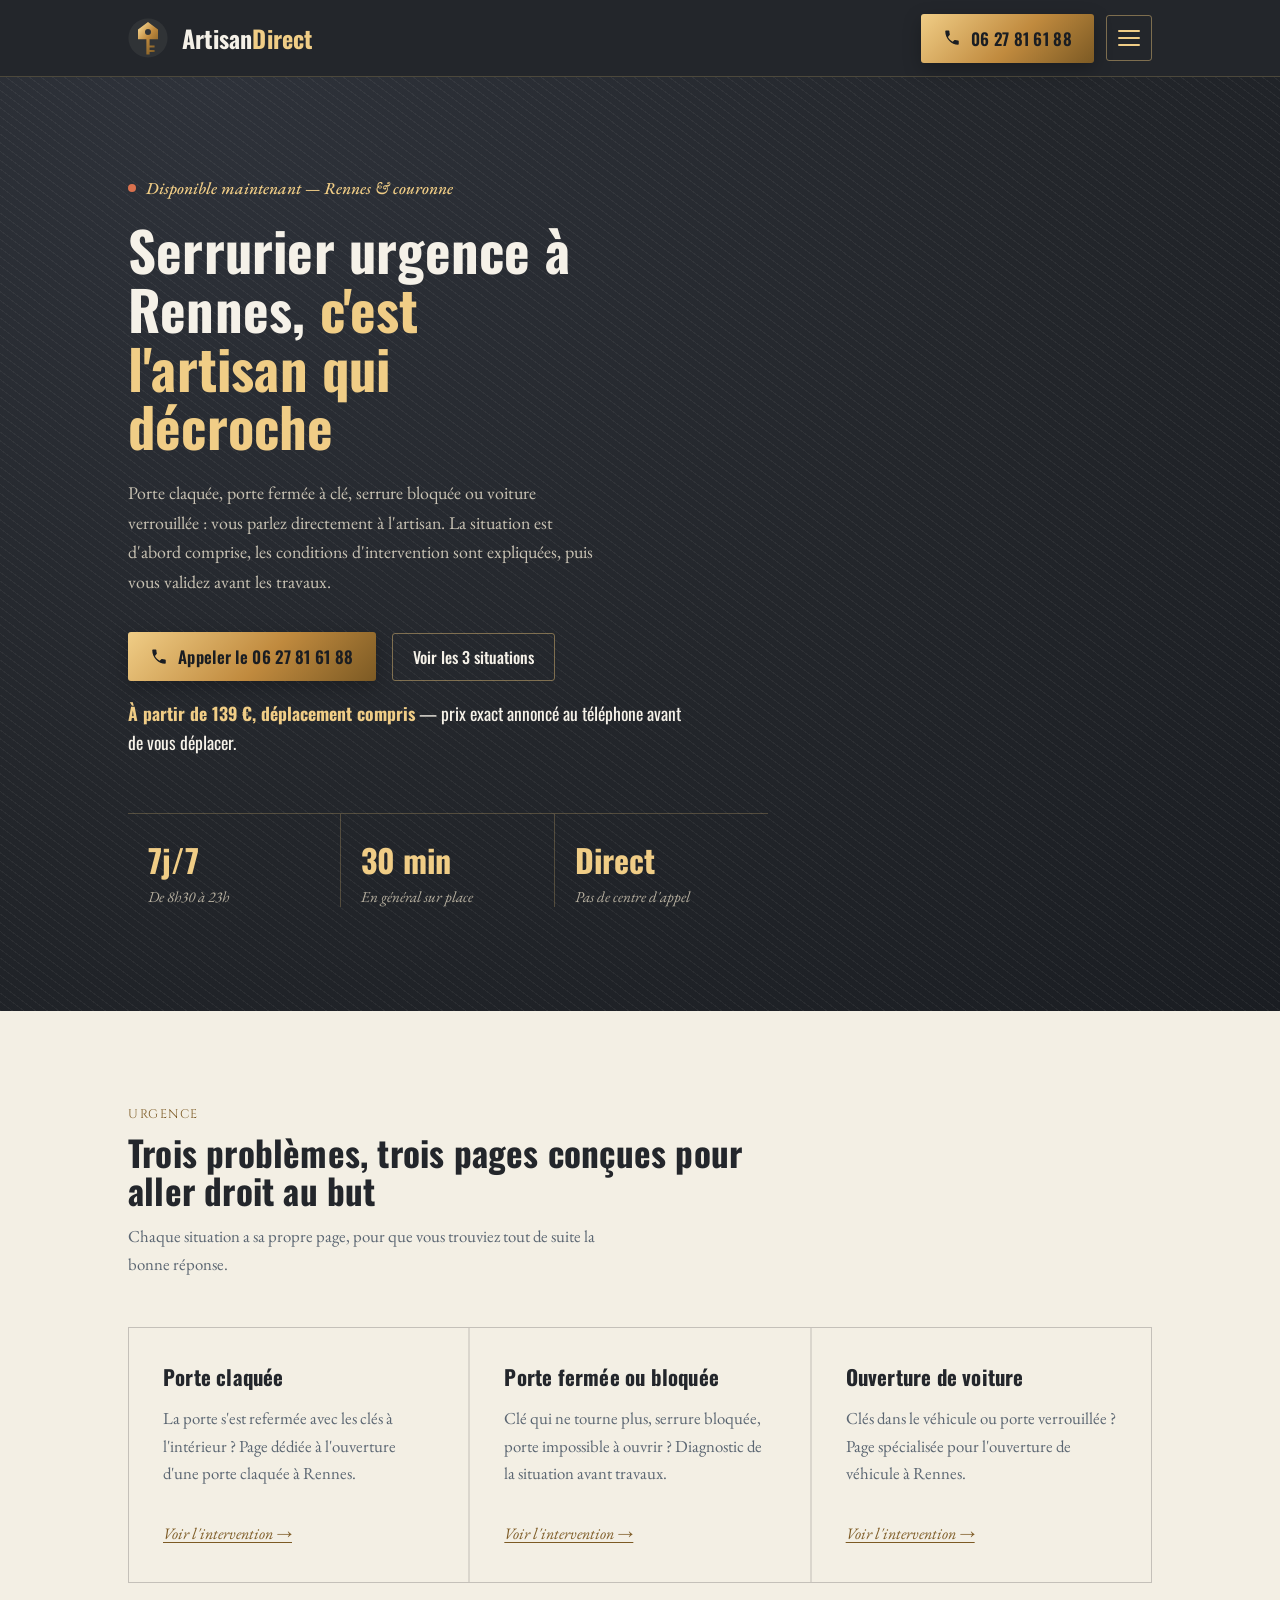
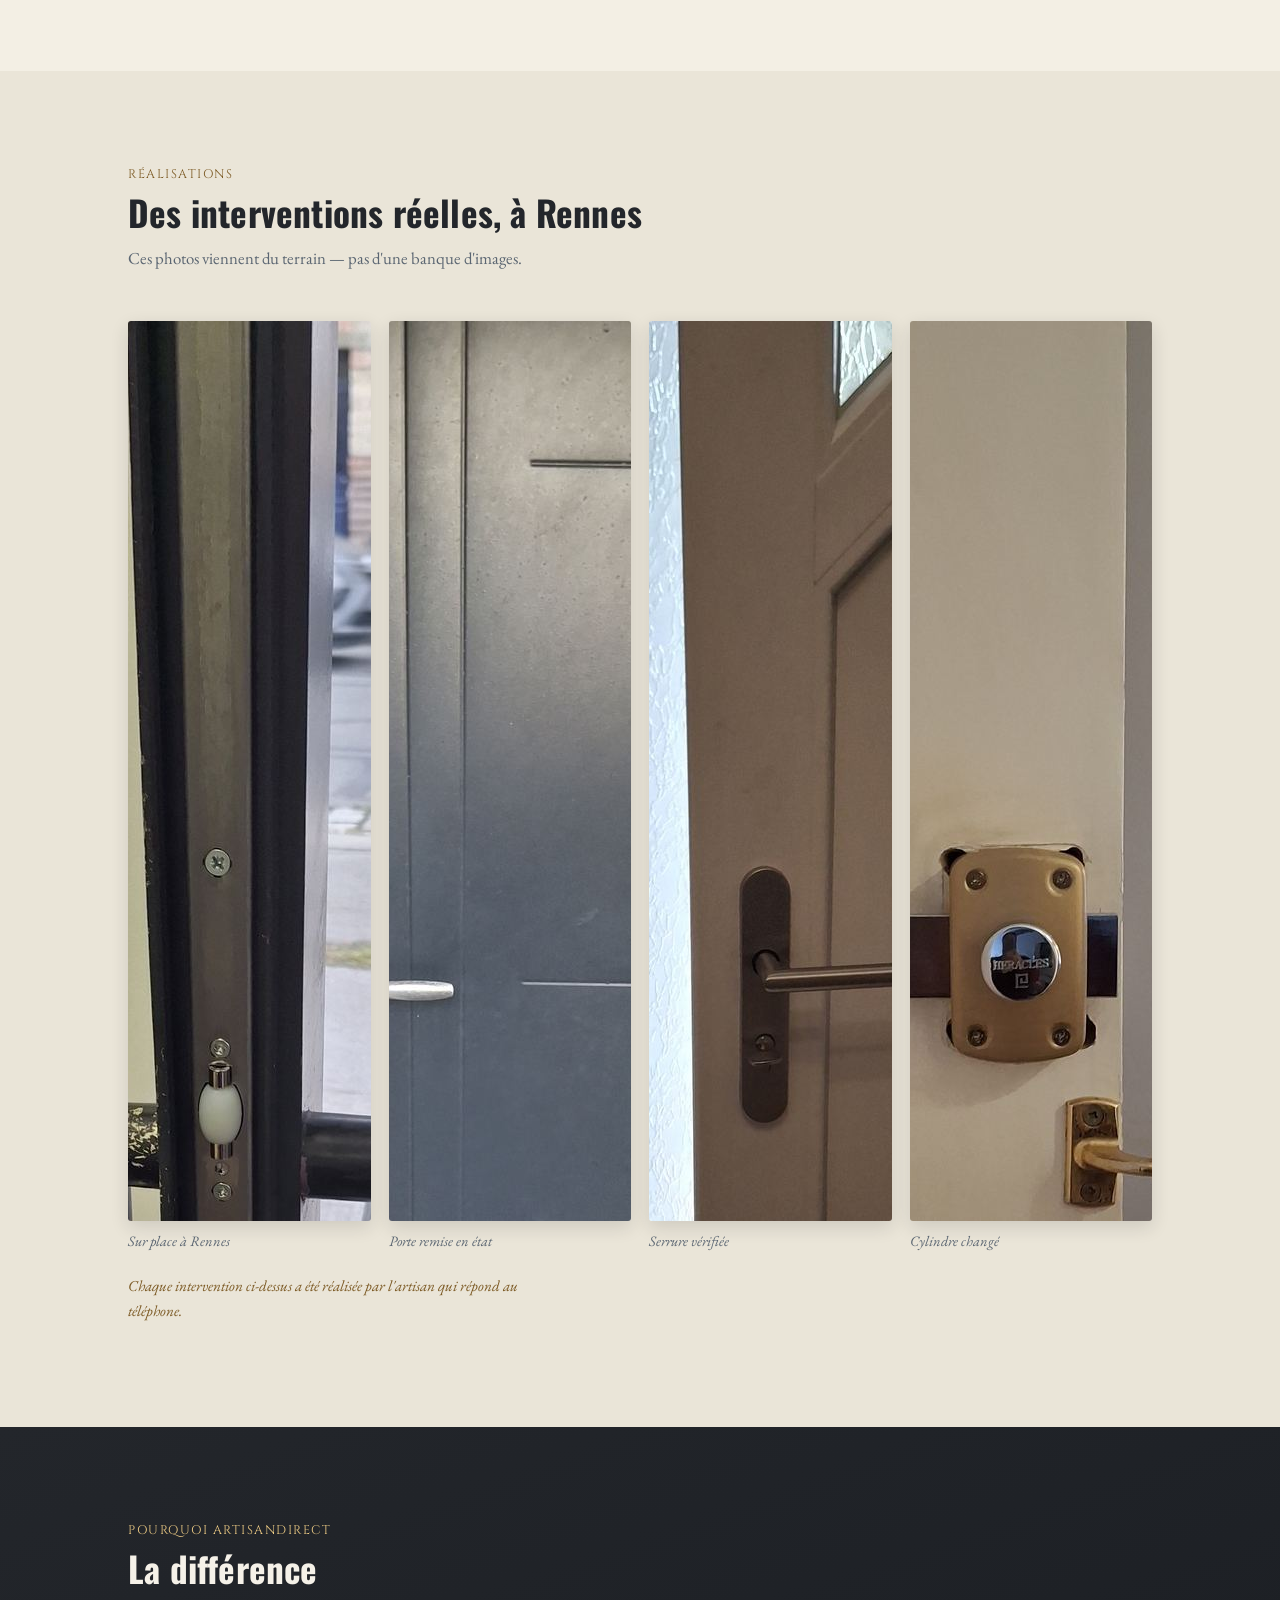
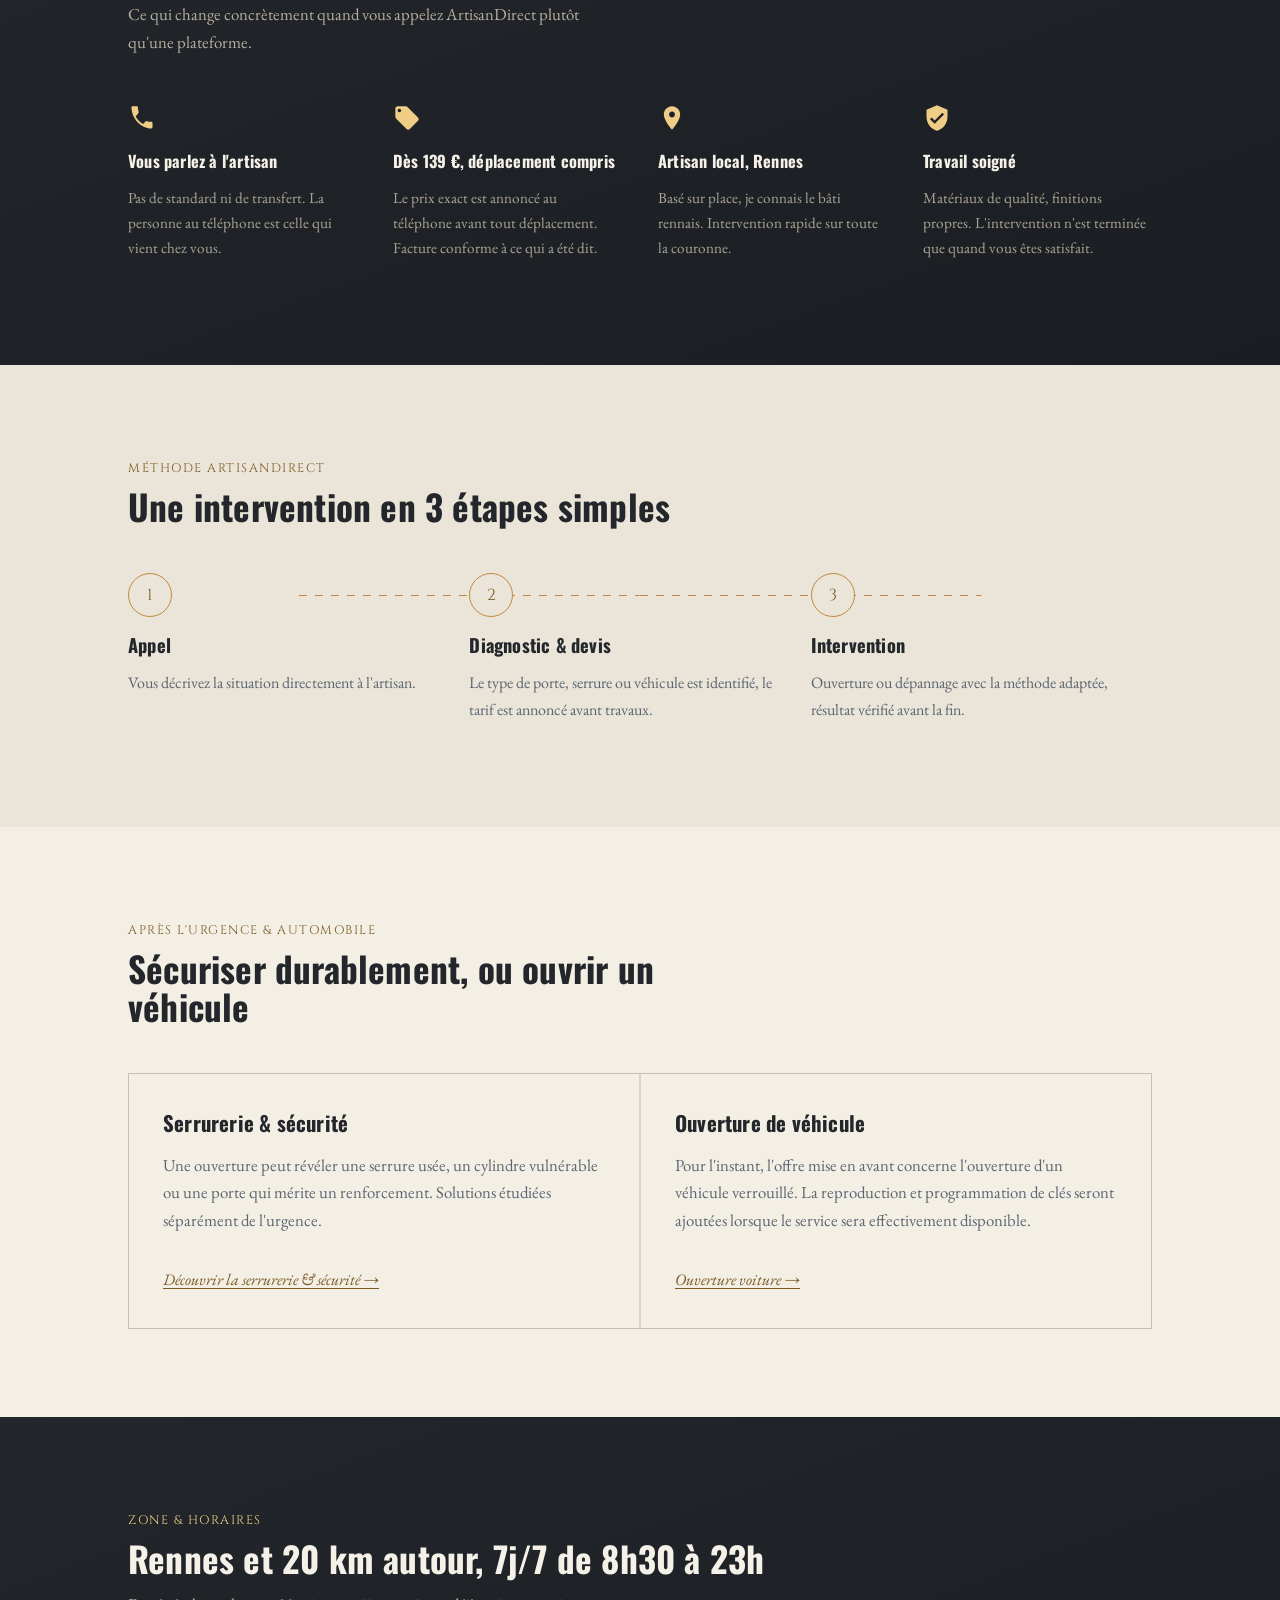
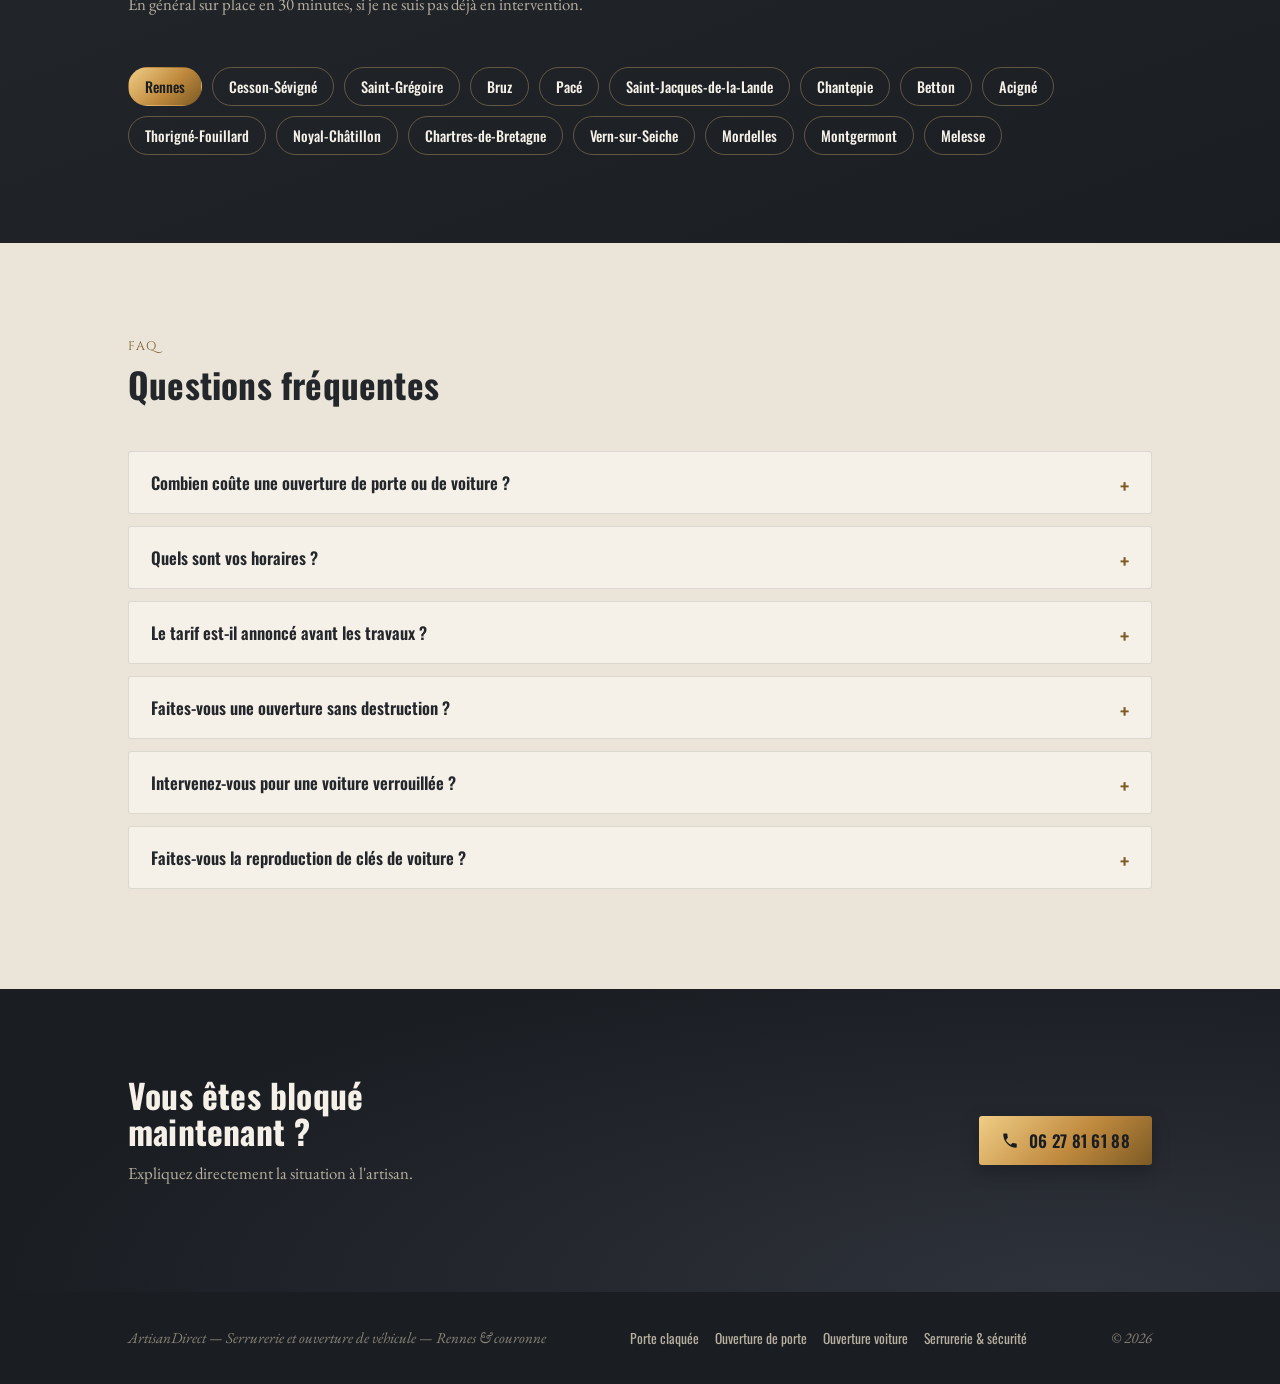
<file: index.html>
<!doctype html>
<html lang="fr">
<head>
<meta charset="utf-8"><meta name="viewport" content="width=device-width,initial-scale=1">
<title>Serrurier Urgence Rennes | Dès 139 € déplacement compris – ArtisanDirect</title>
<meta name="description" content="Serrurier urgence à Rennes : porte claquée, porte fermée à clé, ouverture de voiture. À partir de 139 € déplacement compris, 7j/7 de 8h30 à 23h. 06 27 81 61 88.">
<link rel="canonical" href="https://artisandirect.fr/">
<meta name="google-site-verification" content="i9MvHe71g-a1JMKMtIOlfGI_Ly2MVV_iL79cWzJHnZI">
<link rel="preconnect" href="https://fonts.googleapis.com"><link rel="preconnect" href="https://fonts.gstatic.com" crossorigin>
<link href="https://fonts.googleapis.com/css2?family=Oswald:wght@400;500;600;700&family=Cinzel:wght@600&family=EB+Garamond:ital,wght@0,500;1,500;1,600&display=swap" rel="stylesheet">
<link rel="stylesheet" href="/styles.css">
<script type="application/ld+json">{"@context":"https://schema.org","@type":["LocalBusiness","Locksmith"],"name":"ArtisanDirect","url":"https://artisandirect.fr/","telephone":"+33627816188","areaServed":["Rennes","Cesson-Sévigné","Saint-Grégoire","Bruz","Vezin-le-Coquet","Pacé","Saint-Jacques-de-la-Lande","Chantepie","Betton","Acigné","Thorigné-Fouillard","Noyal-Châtillon-sur-Seiche","Chartres-de-Bretagne","Vern-sur-Seiche","Mordelles","Montgermont","Melesse"],"sameAs":[]}</script>
<!-- Google tag (gtag.js) -->
<script async src="https://www.googletagmanager.com/gtag/js?id=AW-18242315333"></script>
<script>
  window.dataLayer = window.dataLayer || [];
  function gtag(){dataLayer.push(arguments);}
  gtag('js', new Date());

  gtag('config', 'AW-18242315333');
</script>
<script>
  gtag('config', 'AW-18242315333/_WFbCNmuofkcEMXIzvpD', {
    'phone_conversion_number': '06 27 81 61 88',
    // Remplace le numéro dans le texte ET dans les boutons tel: par le numéro de suivi Google
    'phone_conversion_callback': function (formatted_number, mobile_number) {
      var digits = String(mobile_number || formatted_number).replace(/[^0-9+]/g, '');
      if (!digits) { return; }
      document.querySelectorAll('a[href^="tel:"]').forEach(function (a) {
        a.setAttribute('href', 'tel:' + digits);
      });
      var walker = document.createTreeWalker(document.body, NodeFilter.SHOW_TEXT, null);
      var node;
      while ((node = walker.nextNode())) {
        if (node.nodeValue.indexOf('06 27 81 61 88') !== -1) {
          node.nodeValue = node.nodeValue.split('06 27 81 61 88').join(formatted_number);
        }
      }
    }
  });
</script>
<script>
  // Conversion Google Ads : clic sur un bouton "Appeler"
  document.addEventListener('click', function (e) {
    var a = e.target.closest && e.target.closest('a[href^="tel:"]');
    if (a && typeof gtag === 'function') {
      gtag('event', 'conversion', {'send_to': 'AW-18242315333/yzt-CL2GsZEdEMXIzvpD', 'transport_type': 'beacon'});
    }
  });
</script>
</head>
<body>
<header class="topbar">
  <div class="wrap">
    <a class="mark" href="/">
      <svg width="40" height="40" viewBox="0 0 200 200" aria-hidden="true">
        <circle cx="100" cy="100" r="98" fill="#F5F1E8" fill-opacity="0.06"/>
        <path fill="url(#gTop)" fill-rule="evenodd" d="M100,20 L150,58 L150,106 L108,106 L108,138 L133,138 L133,148 L108,148 L108,160 L133,160 L133,170 L108,170 L108,182 L92,182 L92,106 L50,106 L50,58 Z M115,70 A15,15 0 1,0 85,70 A15,15 0 1,0 115,70 Z"/>
        <defs><linearGradient id="gTop" x1="15%" y1="10%" x2="85%" y2="95%"><stop offset="0%" stop-color="#F0CD86"/><stop offset="45%" stop-color="#C08A3E"/><stop offset="100%" stop-color="#7C5A24"/></linearGradient></defs>
      </svg>
      <span class="mark-word">Artisan<span class="accent">Direct</span></span>
    </a>
    <div class="top-actions">
      <a class="btn-call" href="tel:+33627816188">
        <svg viewBox="0 0 24 24" fill="currentColor" aria-hidden="true"><path d="M6.6,10.8c1.4,2.7,3.6,4.9,6.3,6.3l2.1-2.1c0.3-0.3,0.7-0.4,1.1-0.3c1.2,0.4,2.5,0.6,3.9,0.6c0.6,0,1,0.4,1,1V20c0,0.6-0.4,1-1,1C11.4,21,3,12.6,3,3c0-0.6,0.4-1,1-1h3.5c0.6,0,1,0.4,1,1c0,1.4,0.2,2.7,0.6,3.9c0.1,0.4,0,0.8-0.3,1.1L6.6,10.8z"/></svg>
        <span class="full-number">06 27 81 61 88</span><span class="short-label">Appeler</span>
      </a>
      <details class="menu">
        <summary aria-label="Ouvrir le menu des services"><span class="burger" aria-hidden="true"><i></i><i></i><i></i></span></summary>
        <nav class="menu-panel" aria-label="Services">
        <a href="/" aria-current="page">Accueil</a>
        <a href="/porte-claquee-rennes/">Porte claquée</a>
        <a href="/ouverture-porte-rennes/">Porte fermée à clé</a>
        <a href="/ouverture-voiture-rennes/">Ouverture de voiture</a>
        <a href="/#zone">Zone & horaires</a>
          <a class="menu-call" href="tel:+33627816188">Appeler le 06 27 81 61 88</a>
          <p class="menu-info">7j/7, 8h30–23h · Rennes + 20 km</p>
        </nav>
      </details>
    </div>
  </div>
</header>

<section class="hero" id="top">
  <div class="wrap">
    <div class="eyebrow"><span class="dot"></span> Disponible maintenant — Rennes &amp; couronne</div>
    <h1 class="hero-title">Serrurier urgence à Rennes, <em>c'est l'artisan qui décroche</em></h1>
    <p class="hero-sub">Porte claquée, porte fermée à clé, serrure bloquée ou voiture verrouillée : vous parlez directement à l'artisan. La situation est d'abord comprise, les conditions d'intervention sont expliquées, puis vous validez avant les travaux.</p>
    <div class="hero-cta-row">
      <a class="btn-call" href="tel:+33627816188">
        <svg viewBox="0 0 24 24" fill="currentColor" aria-hidden="true"><path d="M6.6,10.8c1.4,2.7,3.6,4.9,6.3,6.3l2.1-2.1c0.3-0.3,0.7-0.4,1.1-0.3c1.2,0.4,2.5,0.6,3.9,0.6c0.6,0,1,0.4,1,1V20c0,0.6-0.4,1-1,1C11.4,21,3,12.6,3,3c0-0.6,0.4-1,1-1h3.5c0.6,0,1,0.4,1,1c0,1.4,0.2,2.7,0.6,3.9c0.1,0.4,0,0.8-0.3,1.1L6.6,10.8z"/></svg>
        Appeler le 06 27 81 61 88
      </a>
      <a class="btn-ghost" href="#urgence">Voir les 3 situations</a>
    </div>
    <p class="hero-note price-note"><strong>À partir de 139 €, déplacement compris</strong> — prix exact annoncé au téléphone avant de vous déplacer.</p>
    <div class="stat-row">
      <div class="stat"><b>7j/7</b><span>De 8h30 à 23h</span></div>
      <div class="stat"><b>30 min</b><span>En général sur place</span></div>
      <div class="stat"><b>Direct</b><span>Pas de centre d'appel</span></div>
    </div>
  </div>
</section>

<section class="services" id="urgence">
  <div class="wrap">
    <div class="section-head">
      <span class="kicker">URGENCE</span>
      <h2>Trois problèmes, trois pages conçues pour aller droit au but</h2>
      <p>Chaque situation a sa propre page, pour que vous trouviez tout de suite la bonne réponse.</p>
    </div>
    <div class="svc-grid cols-3">
      <div class="svc-card">
        <h3>Porte claquée</h3>
        <p>La porte s'est refermée avec les clés à l'intérieur ? Page dédiée à l'ouverture d'une porte claquée à Rennes.</p>
        <a class="svc-link" href="/porte-claquee-rennes/">Voir l'intervention →</a>
      </div>
      <div class="svc-card">
        <h3>Porte fermée ou bloquée</h3>
        <p>Clé qui ne tourne plus, serrure bloquée, porte impossible à ouvrir ? Diagnostic de la situation avant travaux.</p>
        <a class="svc-link" href="/ouverture-porte-rennes/">Voir l'intervention →</a>
      </div>
      <div class="svc-card">
        <h3>Ouverture de voiture</h3>
        <p>Clés dans le véhicule ou porte verrouillée ? Page spécialisée pour l'ouverture de véhicule à Rennes.</p>
        <a class="svc-link" href="/ouverture-voiture-rennes/">Voir l'intervention →</a>
      </div>
    </div>
  </div>
</section>

<section class="gallery">
  <div class="wrap">
    <div class="section-head">
      <span class="kicker">RÉALISATIONS</span>
      <h2>Des interventions réelles, à Rennes</h2>
      <p>Ces photos viennent du terrain — pas d'une banque d'images.</p>
    </div>
    <div class="gallery-grid">
      <figure><img src="/images/interventions/devanture.jpg" alt="Intervention ArtisanDirect à Rennes" loading="lazy" width="900" height="900"><figcaption>Sur place à Rennes</figcaption></figure>
      <figure><img src="/images/interventions/porte-finie.jpg" alt="Porte remise en état après une ouverture" loading="lazy" width="900" height="900"><figcaption>Porte remise en état</figcaption></figure>
      <figure><img src="/images/interventions/poignee.jpg" alt="Poignée et serrure vérifiées" loading="lazy" width="900" height="900"><figcaption>Serrure vérifiée</figcaption></figure>
      <figure><img src="/images/interventions/cylindre.jpg" alt="Cylindre de serrure remplacé" loading="lazy" width="900" height="900"><figcaption>Cylindre changé</figcaption></figure>
    </div>
    <p class="gallery-note">Chaque intervention ci-dessus a été réalisée par l'artisan qui répond au téléphone.</p>
  </div>
</section>

<section class="difference">
  <div class="wrap on-dark">
    <div class="section-head">
      <span class="kicker">POURQUOI ARTISANDIRECT</span>
      <h2>La différence</h2>
      <p>Ce qui change concrètement quand vous appelez ArtisanDirect plutôt qu'une plateforme.</p>
    </div>
    <div class="diff-grid">
      <div class="diff-item">
        <svg viewBox="0 0 24 24" fill="currentColor" aria-hidden="true"><path d="M6.6,10.8c1.4,2.7,3.6,4.9,6.3,6.3l2.1-2.1c0.3-0.3,0.7-0.4,1.1-0.3c1.2,0.4,2.5,0.6,3.9,0.6c0.6,0,1,0.4,1,1V20c0,0.6-0.4,1-1,1C11.4,21,3,12.6,3,3c0-0.6,0.4-1,1-1h3.5c0.6,0,1,0.4,1,1c0,1.4,0.2,2.7,0.6,3.9c0.1,0.4,0,0.8-0.3,1.1L6.6,10.8z"/></svg>
        <h3>Vous parlez à l'artisan</h3>
        <p>Pas de standard ni de transfert. La personne au téléphone est celle qui vient chez vous.</p>
      </div>
      <div class="diff-item">
        <svg viewBox="0 0 24 24" fill="currentColor" aria-hidden="true"><path d="M21.41,11.58l-9-9C12.05,2.22,11.55,2,11,2H4C2.9,2,2,2.9,2,4v7c0,0.55,0.22,1.05,0.59,1.41l9,9c0.36,0.36,0.86,0.59,1.41,0.59s1.05-0.23,1.41-0.59l7-7c0.36-0.36,0.59-0.86,0.59-1.41S21.77,11.94,21.41,11.58z M5.5,7C4.67,7,4,6.33,4,5.5S4.67,4,5.5,4S7,4.67,7,5.5S6.33,7,5.5,7z"/></svg>
        <h3>Dès 139 €, déplacement compris</h3>
        <p>Le prix exact est annoncé au téléphone avant tout déplacement. Facture conforme à ce qui a été dit.</p>
      </div>
      <div class="diff-item">
        <svg viewBox="0 0 24 24" fill="currentColor" aria-hidden="true"><path d="M12,2C8.13,2,5,5.13,5,9c0,5.25,7,13,7,13s7-7.75,7-13C19,5.13,15.87,2,12,2z M12,11.5c-1.38,0-2.5-1.12-2.5-2.5s1.12-2.5,2.5-2.5s2.5,1.12,2.5,2.5S13.38,11.5,12,11.5z"/></svg>
        <h3>Artisan local, Rennes</h3>
        <p>Basé sur place, je connais le bâti rennais. Intervention rapide sur toute la couronne.</p>
      </div>
      <div class="diff-item">
        <svg viewBox="0 0 24 24" fill="currentColor" aria-hidden="true"><path d="M12,1L3,5v6c0,5.55,3.84,10.74,9,12c5.16-1.26,9-6.45,9-12V5L12,1z M10,17l-4-4l1.41-1.41L10,14.17l6.59-6.59L18,9L10,17z"/></svg>
        <h3>Travail soigné</h3>
        <p>Matériaux de qualité, finitions propres. L'intervention n'est terminée que quand vous êtes satisfait.</p>
      </div>
    </div>
  </div>
</section>

<section class="process">
  <div class="wrap">
    <div class="section-head">
      <span class="kicker">MÉTHODE ARTISANDIRECT</span>
      <h2>Une intervention en 3 étapes simples</h2>
    </div>
    <div class="step-row">
      <div class="step"><div class="step-num">1</div><h3>Appel</h3><p>Vous décrivez la situation directement à l'artisan.</p></div>
      <div class="step"><div class="step-num">2</div><h3>Diagnostic &amp; devis</h3><p>Le type de porte, serrure ou véhicule est identifié, le tarif est annoncé avant travaux.</p></div>
      <div class="step"><div class="step-num">3</div><h3>Intervention</h3><p>Ouverture ou dépannage avec la méthode adaptée, résultat vérifié avant la fin.</p></div>
    </div>
  </div>
</section>

<section class="services">
  <div class="wrap">
    <div class="section-head">
      <span class="kicker">APRÈS L'URGENCE & AUTOMOBILE</span>
      <h2>Sécuriser durablement, ou ouvrir un véhicule</h2>
    </div>
    <div class="svc-grid cols-2">
      <div class="svc-card">
        <h3>Serrurerie & sécurité</h3>
        <p>Une ouverture peut révéler une serrure usée, un cylindre vulnérable ou une porte qui mérite un renforcement. Solutions étudiées séparément de l'urgence.</p>
        <a class="svc-link" href="/serrurerie-securite-rennes/">Découvrir la serrurerie & sécurité →</a>
      </div>
      <div class="svc-card">
        <h3>Ouverture de véhicule</h3>
        <p>Pour l'instant, l'offre mise en avant concerne l'ouverture d'un véhicule verrouillé. La reproduction et programmation de clés seront ajoutées lorsque le service sera effectivement disponible.</p>
        <a class="svc-link" href="/ouverture-voiture-rennes/">Ouverture voiture →</a>
      </div>
    </div>
  </div>
</section>

<section class="zone on-dark" id="zone">
  <div class="wrap">
    <div class="section-head on-dark">
      <span class="kicker">ZONE &amp; HORAIRES</span>
      <h2>Rennes et 20 km autour, 7j/7 de 8h30 à 23h</h2>
      <p>En général sur place en 30 minutes, si je ne suis pas déjà en intervention.</p>
    </div>
    <div class="commune-list">
      <span class="commune home">Rennes</span>
      <span class="commune">Cesson-Sévigné</span>
      <span class="commune">Saint-Grégoire</span>
      <span class="commune">Bruz</span>
      <span class="commune">Pacé</span>
      <span class="commune">Saint-Jacques-de-la-Lande</span>
      <span class="commune">Chantepie</span>
      <span class="commune">Betton</span>
      <span class="commune">Acigné</span>
      <span class="commune">Thorigné-Fouillard</span>
      <span class="commune">Noyal-Châtillon</span>
      <span class="commune">Chartres-de-Bretagne</span>
      <span class="commune">Vern-sur-Seiche</span>
      <span class="commune">Mordelles</span>
      <span class="commune">Montgermont</span>
      <span class="commune">Melesse</span>
    </div>
  </div>
</section>

<section class="faq">
  <div class="wrap">
    <div class="section-head">
      <span class="kicker">FAQ</span>
      <h2>Questions fréquentes</h2>
    </div>
    <details><summary>Combien coûte une ouverture de porte ou de voiture ?</summary><p>À partir de 139 €, déplacement compris, pour une porte claquée, une porte fermée à clé ou une voiture. Une ouverture plus complexe (serrure haute sécurité, porte blindée, véhicule particulier) peut coûter plus : le prix exact est annoncé au téléphone avant que je me déplace.</p></details>
    <details><summary>Quels sont vos horaires ?</summary><p>7 jours sur 7, de 8h30 à 23h, à Rennes et dans un rayon de 20 km.</p></details>
    <details><summary>Le tarif est-il annoncé avant les travaux ?</summary><p>Oui : les conditions et le tarif sont expliqués avant la validation des travaux. Lorsque la situation nécessite un diagnostic sur place, celui-ci est réalisé avant toute intervention payante.</p></details>
    <details><summary>Faites-vous une ouverture sans destruction ?</summary><p>Lorsque la configuration technique le permet, une méthode non destructive est privilégiée. Aucune méthode ne peut être garantie à distance pour toutes les portes et toutes les serrures.</p></details>
    <details><summary>Intervenez-vous pour une voiture verrouillée ?</summary><p>Oui. Je suis formé à l'ouverture de voiture par l'extérieur et par l'intérieur, sans dégât : pas de vitre cassée, serrure et carrosserie intactes. À partir de 139 €, déplacement compris.</p></details>
    <details><summary>Faites-vous la reproduction de clés de voiture ?</summary><p>Ce service n'est pas mis en avant actuellement. Il sera ajouté au site lorsque l'équipement et le service seront effectivement disponibles.</p></details>
  </div>
</section>

<section class="cta-final">
  <div class="wrap">
    <div>
      <h2>Vous êtes bloqué maintenant ?</h2>
      <p>Expliquez directement la situation à l'artisan.</p>
    </div>
    <a class="btn-call" href="tel:+33627816188">
      <svg viewBox="0 0 24 24" fill="currentColor" aria-hidden="true"><path d="M6.6,10.8c1.4,2.7,3.6,4.9,6.3,6.3l2.1-2.1c0.3-0.3,0.7-0.4,1.1-0.3c1.2,0.4,2.5,0.6,3.9,0.6c0.6,0,1,0.4,1,1V20c0,0.6-0.4,1-1,1C11.4,21,3,12.6,3,3c0-0.6,0.4-1,1-1h3.5c0.6,0,1,0.4,1,1c0,1.4,0.2,2.7,0.6,3.9c0.1,0.4,0,0.8-0.3,1.1L6.6,10.8z"/></svg>
      06 27 81 61 88
    </a>
  </div>
</section>

<footer>
  <div class="wrap">
    <span>ArtisanDirect — Serrurerie et ouverture de véhicule — Rennes &amp; couronne</span>
    <nav class="foot-links">
      <a href="/porte-claquee-rennes/">Porte claquée</a>
      <a href="/ouverture-porte-rennes/">Ouverture de porte</a>
      <a href="/ouverture-voiture-rennes/">Ouverture voiture</a>
      <a href="/serrurerie-securite-rennes/">Serrurerie & sécurité</a>
    </nav>
    <span>&copy; 2026</span>
  </div>
</footer>
<a class="sticky-call" href="tel:+33627816188">📞 Appeler ArtisanDirect — 06 27 81 61 88</a>
</body>
</html>
</file>
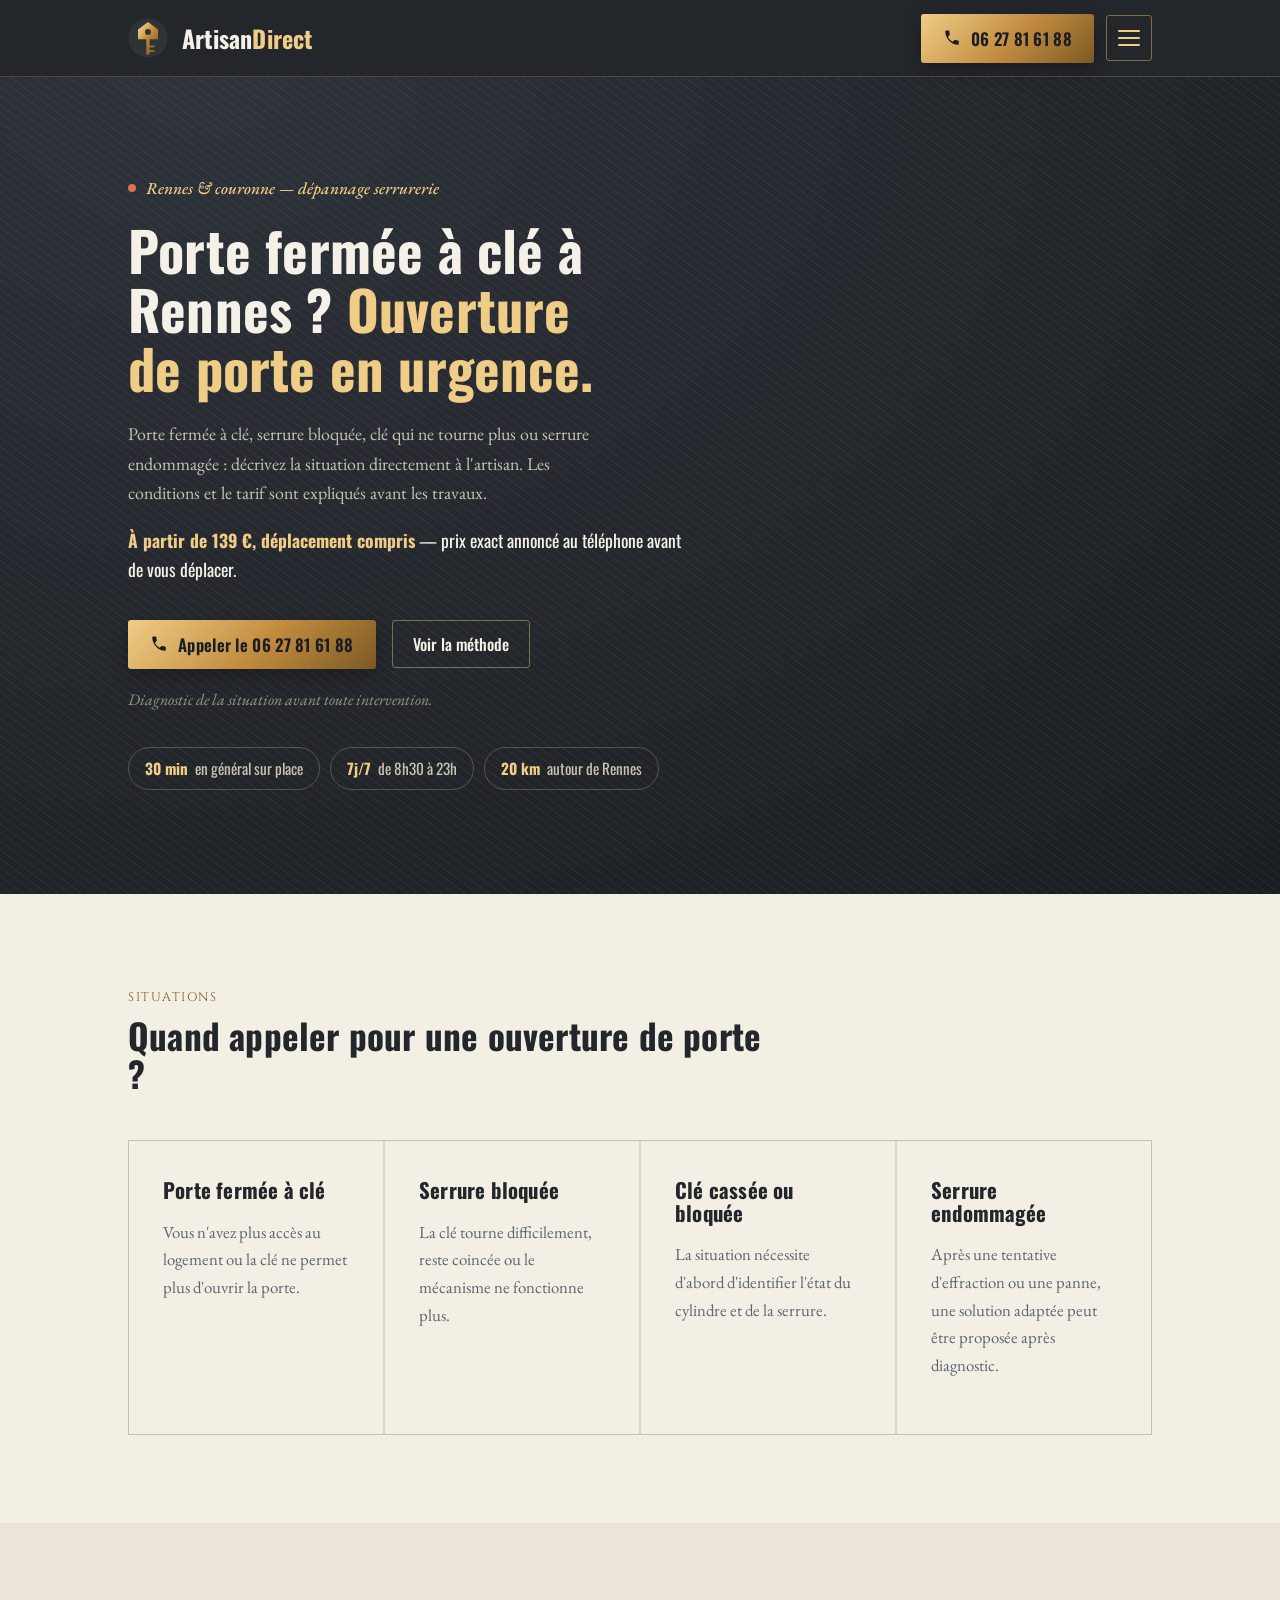
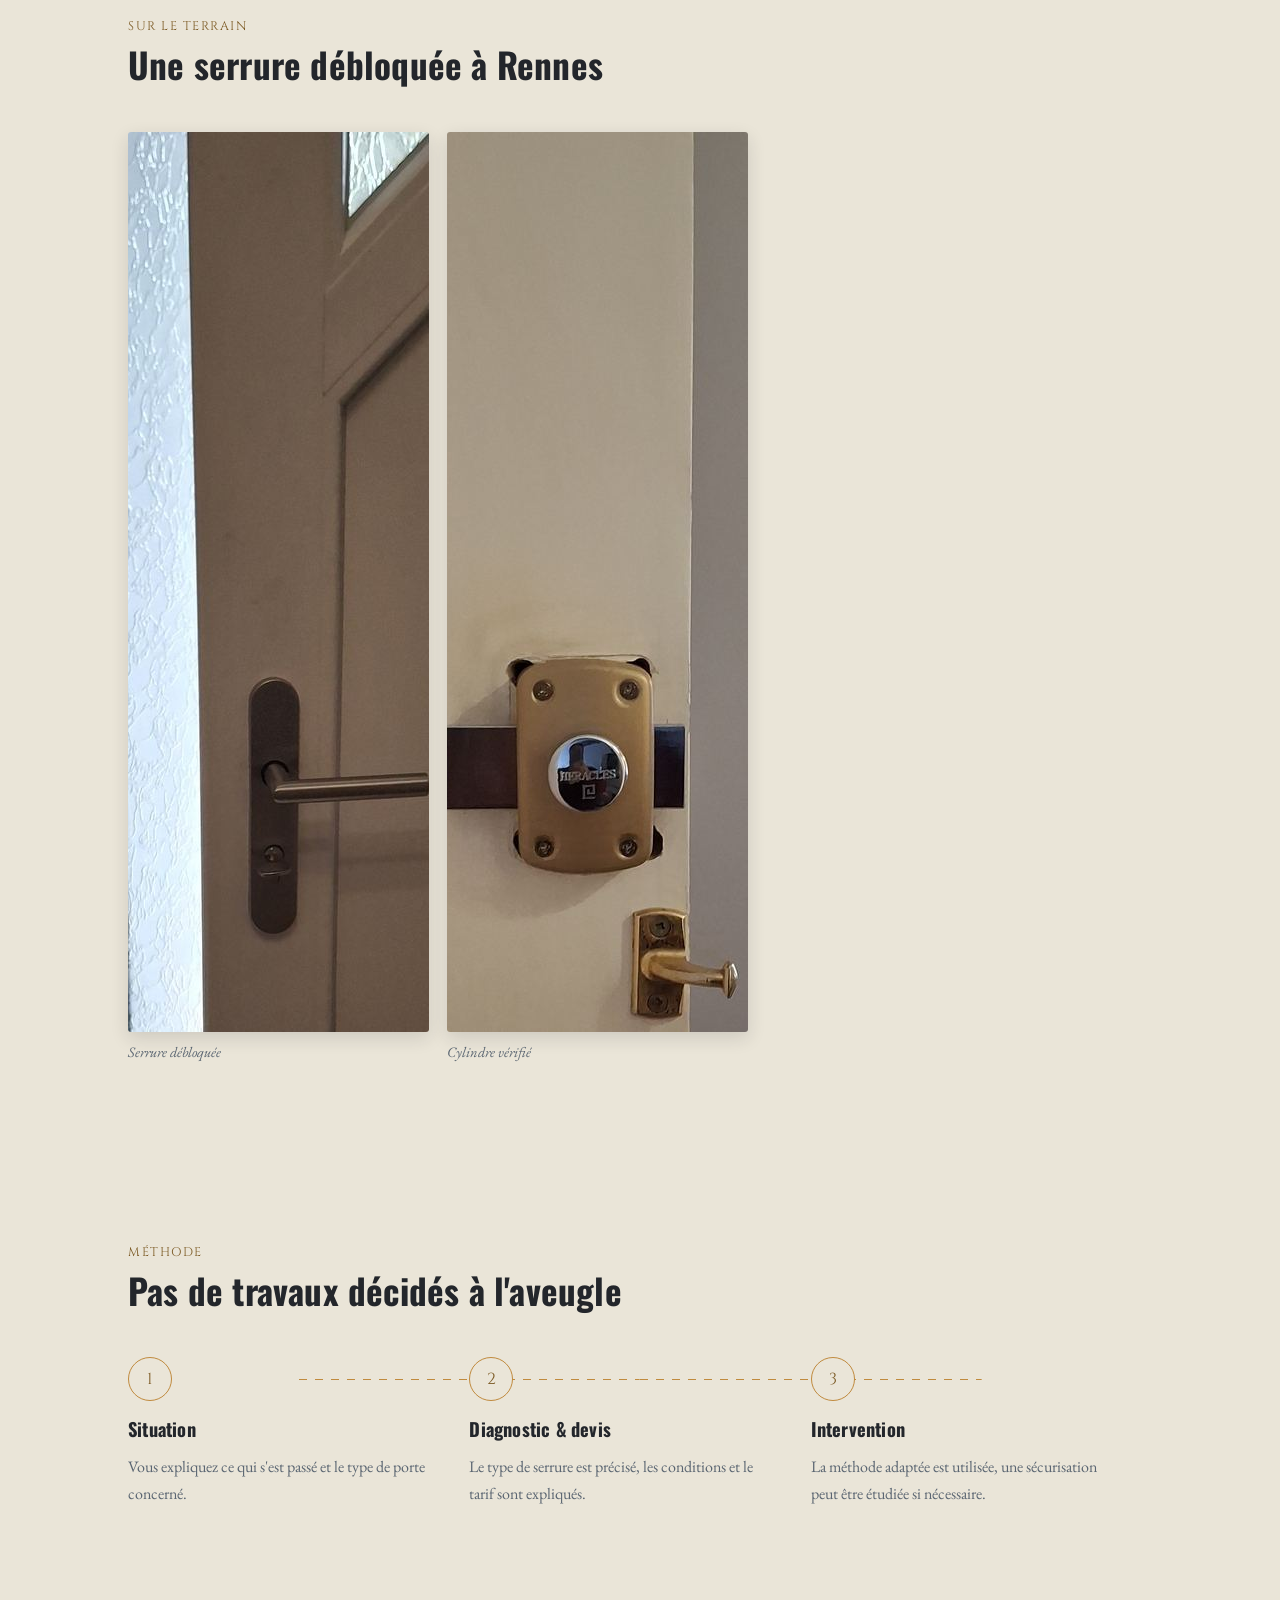
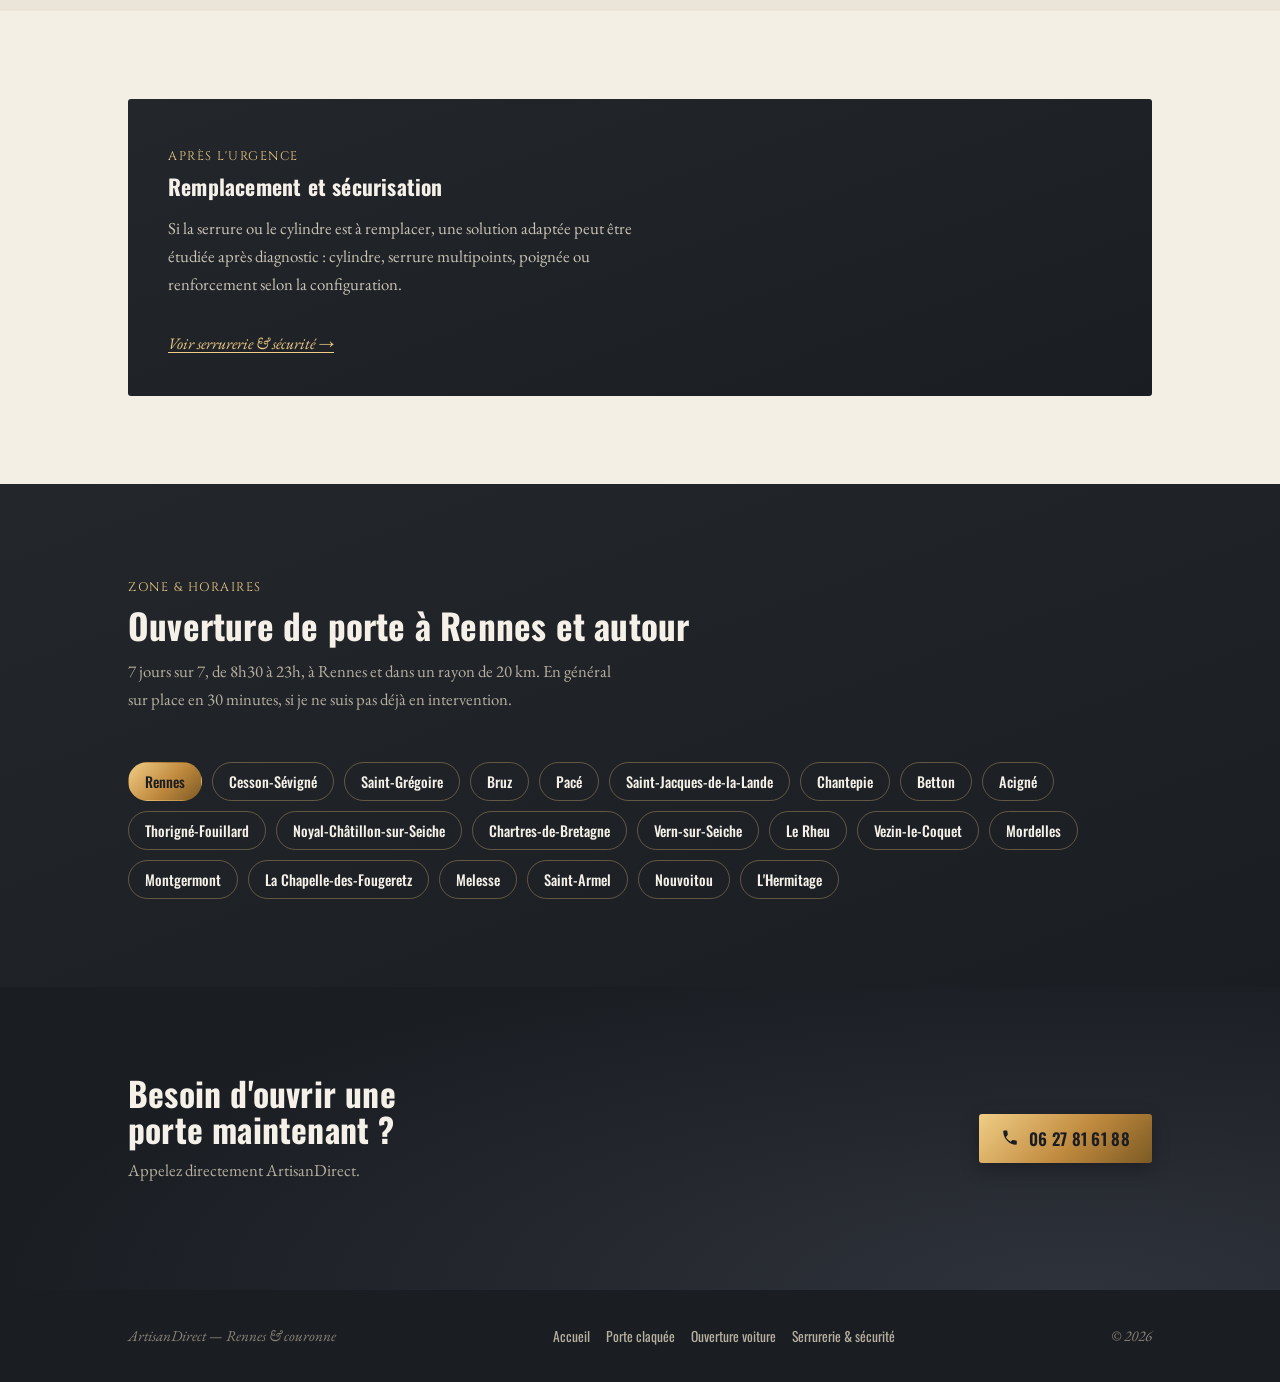
<file: ouverture-porte-rennes/index.html>
<!doctype html>
<html lang="fr">
<head>
<meta charset="utf-8"><meta name="viewport" content="width=device-width,initial-scale=1">
<title>Porte fermée à clé Rennes | Ouverture de porte urgence – ArtisanDirect</title>
<meta name="description" content="Porte fermée à clé ou serrure bloquée à Rennes ? Ouverture de porte en urgence, à partir de 139 € déplacement compris, 7j/7 de 8h30 à 23h. 06 27 81 61 88.">
<link rel="canonical" href="https://artisandirect.fr/ouverture-porte-rennes/">
<link rel="preconnect" href="https://fonts.googleapis.com"><link rel="preconnect" href="https://fonts.gstatic.com" crossorigin>
<link href="https://fonts.googleapis.com/css2?family=Oswald:wght@400;500;600;700&family=Cinzel:wght@600&family=EB+Garamond:ital,wght@0,500;1,500;1,600&display=swap" rel="stylesheet">
<link rel="stylesheet" href="/styles.css">
<script type="application/ld+json">{"@context":"https://schema.org","@type":"Service","name":"Ouverture de porte à Rennes","provider":{"@type":"LocalBusiness","name":"ArtisanDirect","telephone":"+33627816188","url":"https://artisandirect.fr/"},"areaServed":"Rennes"}</script>
<!-- Google tag (gtag.js) -->
<script async src="https://www.googletagmanager.com/gtag/js?id=AW-18242315333"></script>
<script>
  window.dataLayer = window.dataLayer || [];
  function gtag(){dataLayer.push(arguments);}
  gtag('js', new Date());

  gtag('config', 'AW-18242315333');
</script>
<script>
  gtag('config', 'AW-18242315333/_WFbCNmuofkcEMXIzvpD', {
    'phone_conversion_number': '06 27 81 61 88',
    // Remplace le numéro dans le texte ET dans les boutons tel: par le numéro de suivi Google
    'phone_conversion_callback': function (formatted_number, mobile_number) {
      var digits = String(mobile_number || formatted_number).replace(/[^0-9+]/g, '');
      if (!digits) { return; }
      document.querySelectorAll('a[href^="tel:"]').forEach(function (a) {
        a.setAttribute('href', 'tel:' + digits);
      });
      var walker = document.createTreeWalker(document.body, NodeFilter.SHOW_TEXT, null);
      var node;
      while ((node = walker.nextNode())) {
        if (node.nodeValue.indexOf('06 27 81 61 88') !== -1) {
          node.nodeValue = node.nodeValue.split('06 27 81 61 88').join(formatted_number);
        }
      }
    }
  });
</script>
<script>
  // Conversion Google Ads : clic sur un bouton "Appeler"
  document.addEventListener('click', function (e) {
    var a = e.target.closest && e.target.closest('a[href^="tel:"]');
    if (a && typeof gtag === 'function') {
      gtag('event', 'conversion', {'send_to': 'AW-18242315333/yzt-CL2GsZEdEMXIzvpD', 'transport_type': 'beacon'});
    }
  });
</script>
</head>
<body>
<header class="topbar">
  <div class="wrap">
    <a class="mark" href="/">
      <svg width="40" height="40" viewBox="0 0 200 200" aria-hidden="true">
        <circle cx="100" cy="100" r="98" fill="#F5F1E8" fill-opacity="0.06"/>
        <path fill="url(#gTop)" fill-rule="evenodd" d="M100,20 L150,58 L150,106 L108,106 L108,138 L133,138 L133,148 L108,148 L108,160 L133,160 L133,170 L108,170 L108,182 L92,182 L92,106 L50,106 L50,58 Z M115,70 A15,15 0 1,0 85,70 A15,15 0 1,0 115,70 Z"/>
        <defs><linearGradient id="gTop" x1="15%" y1="10%" x2="85%" y2="95%"><stop offset="0%" stop-color="#F0CD86"/><stop offset="45%" stop-color="#C08A3E"/><stop offset="100%" stop-color="#7C5A24"/></linearGradient></defs>
      </svg>
      <span class="mark-word">Artisan<span class="accent">Direct</span></span>
    </a>
    <div class="top-actions">
      <a class="btn-call" href="tel:+33627816188">
        <svg viewBox="0 0 24 24" fill="currentColor" aria-hidden="true"><path d="M6.6,10.8c1.4,2.7,3.6,4.9,6.3,6.3l2.1-2.1c0.3-0.3,0.7-0.4,1.1-0.3c1.2,0.4,2.5,0.6,3.9,0.6c0.6,0,1,0.4,1,1V20c0,0.6-0.4,1-1,1C11.4,21,3,12.6,3,3c0-0.6,0.4-1,1-1h3.5c0.6,0,1,0.4,1,1c0,1.4,0.2,2.7,0.6,3.9c0.1,0.4,0,0.8-0.3,1.1L6.6,10.8z"/></svg>
        <span class="full-number">06 27 81 61 88</span><span class="short-label">Appeler</span>
      </a>
      <details class="menu">
        <summary aria-label="Ouvrir le menu des services"><span class="burger" aria-hidden="true"><i></i><i></i><i></i></span></summary>
        <nav class="menu-panel" aria-label="Services">
        <a href="/">Accueil</a>
        <a href="/porte-claquee-rennes/">Porte claquée</a>
        <a href="/ouverture-porte-rennes/" aria-current="page">Porte fermée à clé</a>
        <a href="/ouverture-voiture-rennes/">Ouverture de voiture</a>
        <a href="/#zone">Zone & horaires</a>
          <a class="menu-call" href="tel:+33627816188">Appeler le 06 27 81 61 88</a>
          <p class="menu-info">7j/7, 8h30–23h · Rennes + 20 km</p>
        </nav>
      </details>
    </div>
  </div>
</header>

<section class="hero">
  <div class="wrap">
    <div class="eyebrow"><span class="dot"></span> Rennes &amp; couronne — dépannage serrurerie</div>
    <h1 class="hero-title">Porte fermée à clé à Rennes ? <em>Ouverture de porte en urgence.</em></h1>
    <p class="hero-sub">Porte fermée à clé, serrure bloquée, clé qui ne tourne plus ou serrure endommagée : décrivez la situation directement à l'artisan. Les conditions et le tarif sont expliqués avant les travaux.</p>
    <p class="hero-note price-note"><strong>À partir de 139 €, déplacement compris</strong> — prix exact annoncé au téléphone avant de vous déplacer.</p>
    <div class="hero-cta-row">
      <a class="btn-call" href="tel:+33627816188">
        <svg viewBox="0 0 24 24" fill="currentColor" aria-hidden="true"><path d="M6.6,10.8c1.4,2.7,3.6,4.9,6.3,6.3l2.1-2.1c0.3-0.3,0.7-0.4,1.1-0.3c1.2,0.4,2.5,0.6,3.9,0.6c0.6,0,1,0.4,1,1V20c0,0.6-0.4,1-1,1C11.4,21,3,12.6,3,3c0-0.6,0.4-1,1-1h3.5c0.6,0,1,0.4,1,1c0,1.4,0.2,2.7,0.6,3.9c0.1,0.4,0,0.8-0.3,1.1L6.6,10.8z"/></svg>
        Appeler le 06 27 81 61 88
      </a>
      <a class="btn-ghost" href="#methode">Voir la méthode</a>
    </div>
    <p class="hero-note">Diagnostic de la situation avant toute intervention.</p>
    <ul class="trust-strip">
      <li><b>30 min</b> en général sur place</li>
      <li><b>7j/7</b> de 8h30 à 23h</li>
      <li><b>20 km</b> autour de Rennes</li>
    </ul>
  </div>
</section>

<section class="services">
  <div class="wrap">
    <div class="section-head">
      <span class="kicker">SITUATIONS</span>
      <h2>Quand appeler pour une ouverture de porte ?</h2>
    </div>
    <div class="svc-grid cols-4">
      <div class="svc-card"><h3>Porte fermée à clé</h3><p>Vous n'avez plus accès au logement ou la clé ne permet plus d'ouvrir la porte.</p></div>
      <div class="svc-card"><h3>Serrure bloquée</h3><p>La clé tourne difficilement, reste coincée ou le mécanisme ne fonctionne plus.</p></div>
      <div class="svc-card"><h3>Clé cassée ou bloquée</h3><p>La situation nécessite d'abord d'identifier l'état du cylindre et de la serrure.</p></div>
      <div class="svc-card"><h3>Serrure endommagée</h3><p>Après une tentative d'effraction ou une panne, une solution adaptée peut être proposée après diagnostic.</p></div>
    </div>
  </div>
</section>

<section class="gallery">
  <div class="wrap">
    <div class="section-head">
      <span class="kicker">SUR LE TERRAIN</span>
      <h2>Une serrure débloquée à Rennes</h2>
    </div>
    <div class="gallery-grid cols-2">
      <figure><img src="/images/interventions/poignee.jpg" alt="Poignée et serrure débloquées lors d'une intervention à Rennes" loading="lazy" width="900" height="900"><figcaption>Serrure débloquée</figcaption></figure>
      <figure><img src="/images/interventions/cylindre.jpg" alt="Cylindre vérifié sur place" loading="lazy" width="900" height="900"><figcaption>Cylindre vérifié</figcaption></figure>
    </div>
  </div>
</section>

<section class="process" id="methode">
  <div class="wrap">
    <div class="section-head">
      <span class="kicker">MÉTHODE</span>
      <h2>Pas de travaux décidés à l'aveugle</h2>
    </div>
    <div class="step-row">
      <div class="step"><div class="step-num">1</div><h3>Situation</h3><p>Vous expliquez ce qui s'est passé et le type de porte concerné.</p></div>
      <div class="step"><div class="step-num">2</div><h3>Diagnostic &amp; devis</h3><p>Le type de serrure est précisé, les conditions et le tarif sont expliqués.</p></div>
      <div class="step"><div class="step-num">3</div><h3>Intervention</h3><p>La méthode adaptée est utilisée, une sécurisation peut être étudiée si nécessaire.</p></div>
    </div>
  </div>
</section>

<section class="services">
  <div class="wrap">
    <div class="highlight">
      <span class="kicker">APRÈS L'URGENCE</span>
      <h2>Remplacement et sécurisation</h2>
      <p>Si la serrure ou le cylindre est à remplacer, une solution adaptée peut être étudiée après diagnostic : cylindre, serrure multipoints, poignée ou renforcement selon la configuration.</p>
      <a class="svc-link" href="/serrurerie-securite-rennes/">Voir serrurerie &amp; sécurité →</a>
    </div>
  </div>
</section>

<section class="zone on-dark" id="zone">
  <div class="wrap">
    <div class="section-head on-dark">
      <span class="kicker">ZONE &amp; HORAIRES</span>
      <h2>Ouverture de porte à Rennes et autour</h2>
      <p>7 jours sur 7, de 8h30 à 23h, à Rennes et dans un rayon de 20 km. En général sur place en 30 minutes, si je ne suis pas déjà en intervention.</p>
    </div>
    <div class="commune-list">
      <span class="commune home">Rennes</span>
      <span class="commune">Cesson-Sévigné</span>
      <span class="commune">Saint-Grégoire</span>
      <span class="commune">Bruz</span>
      <span class="commune">Pacé</span>
      <span class="commune">Saint-Jacques-de-la-Lande</span>
      <span class="commune">Chantepie</span>
      <span class="commune">Betton</span>
      <span class="commune">Acigné</span>
      <span class="commune">Thorigné-Fouillard</span>
      <span class="commune">Noyal-Châtillon-sur-Seiche</span>
      <span class="commune">Chartres-de-Bretagne</span>
      <span class="commune">Vern-sur-Seiche</span>
      <span class="commune">Le Rheu</span>
      <span class="commune">Vezin-le-Coquet</span>
      <span class="commune">Mordelles</span>
      <span class="commune">Montgermont</span>
      <span class="commune">La Chapelle-des-Fougeretz</span>
      <span class="commune">Melesse</span>
      <span class="commune">Saint-Armel</span>
      <span class="commune">Nouvoitou</span>
      <span class="commune">L'Hermitage</span>
    </div>
  </div>
</section>

<section class="cta-final">
  <div class="wrap">
    <div>
      <h2>Besoin d'ouvrir une porte maintenant ?</h2>
      <p>Appelez directement ArtisanDirect.</p>
    </div>
    <a class="btn-call" href="tel:+33627816188">
      <svg viewBox="0 0 24 24" fill="currentColor" aria-hidden="true"><path d="M6.6,10.8c1.4,2.7,3.6,4.9,6.3,6.3l2.1-2.1c0.3-0.3,0.7-0.4,1.1-0.3c1.2,0.4,2.5,0.6,3.9,0.6c0.6,0,1,0.4,1,1V20c0,0.6-0.4,1-1,1C11.4,21,3,12.6,3,3c0-0.6,0.4-1,1-1h3.5c0.6,0,1,0.4,1,1c0,1.4,0.2,2.7,0.6,3.9c0.1,0.4,0,0.8-0.3,1.1L6.6,10.8z"/></svg>
      06 27 81 61 88
    </a>
  </div>
</section>

<footer>
  <div class="wrap">
    <span>ArtisanDirect — Rennes &amp; couronne</span>
    <nav class="foot-links">
      <a href="/">Accueil</a>
      <a href="/porte-claquee-rennes/">Porte claquée</a>
      <a href="/ouverture-voiture-rennes/">Ouverture voiture</a>
      <a href="/serrurerie-securite-rennes/">Serrurerie & sécurité</a>
    </nav>
    <span>&copy; 2026</span>
  </div>
</footer>
<a class="sticky-call" href="tel:+33627816188">📞 Appeler ArtisanDirect — 06 27 81 61 88</a>
</body>
</html>
</file>
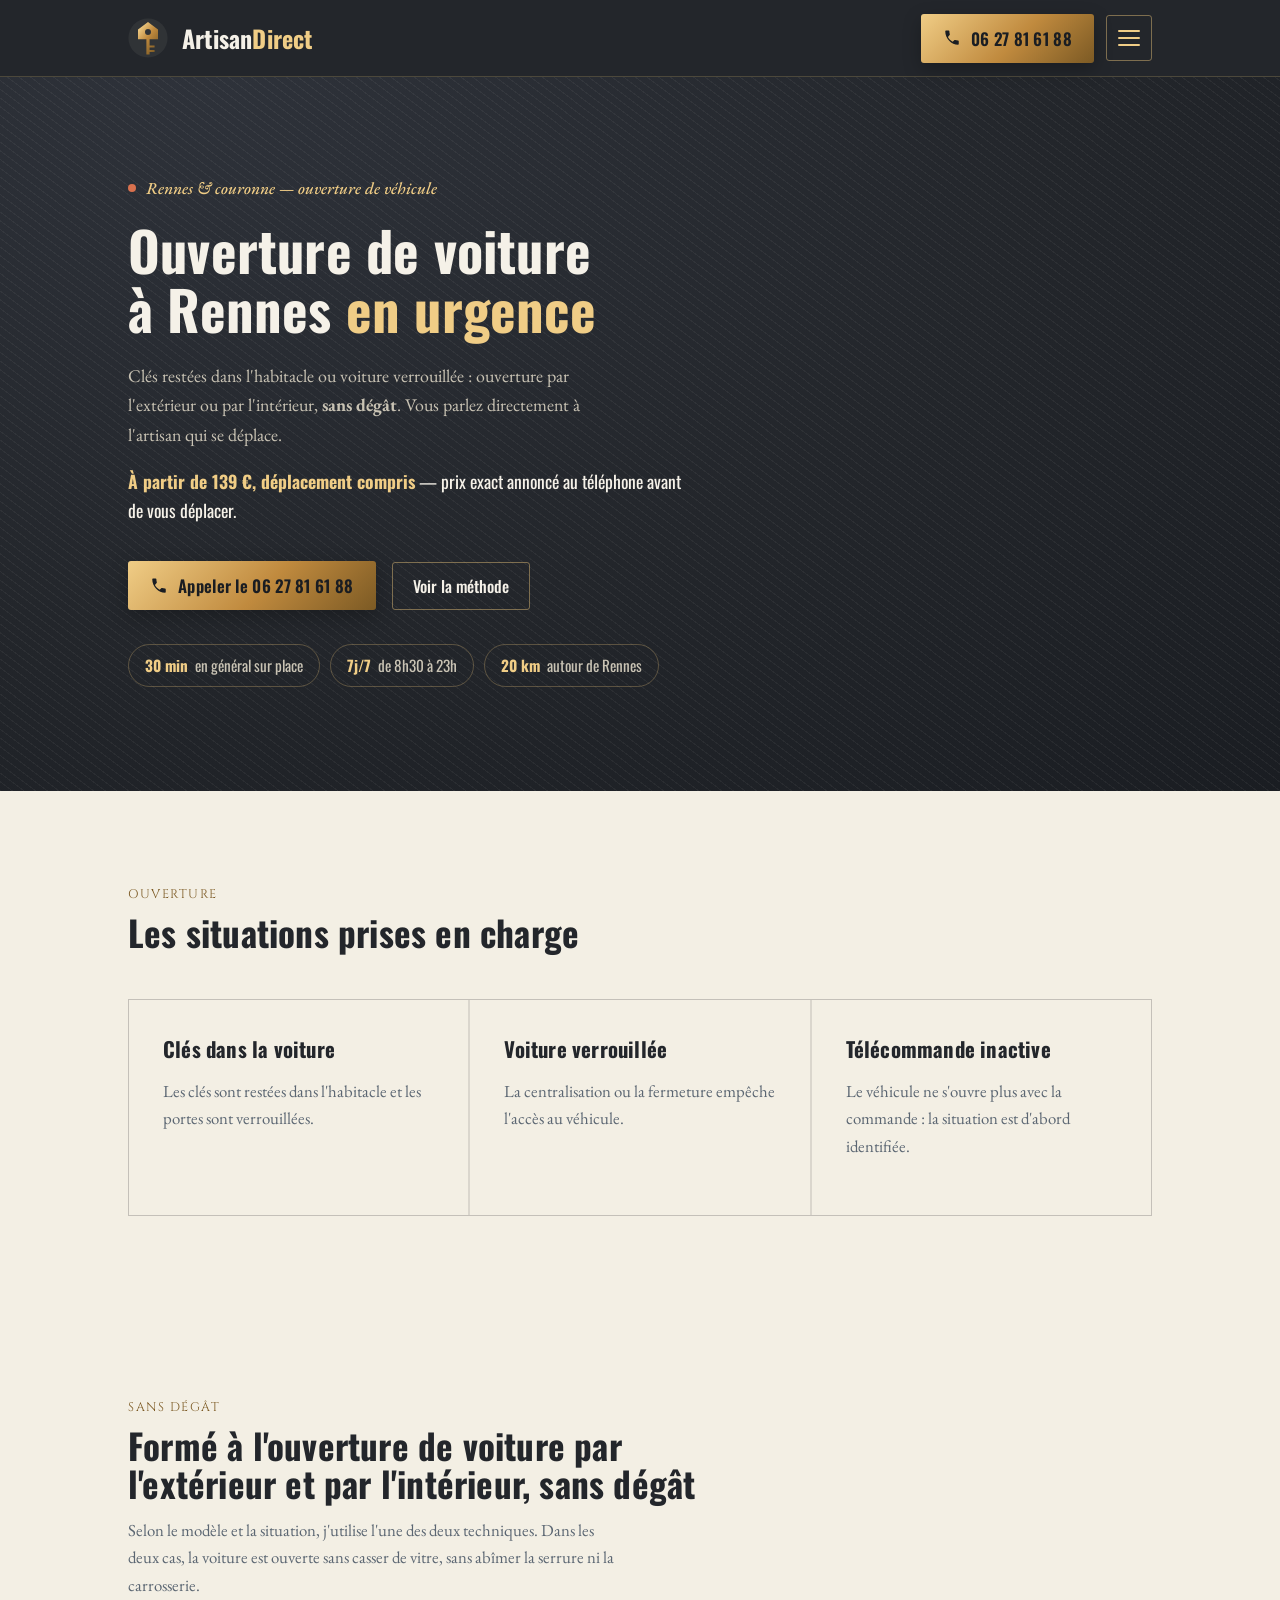
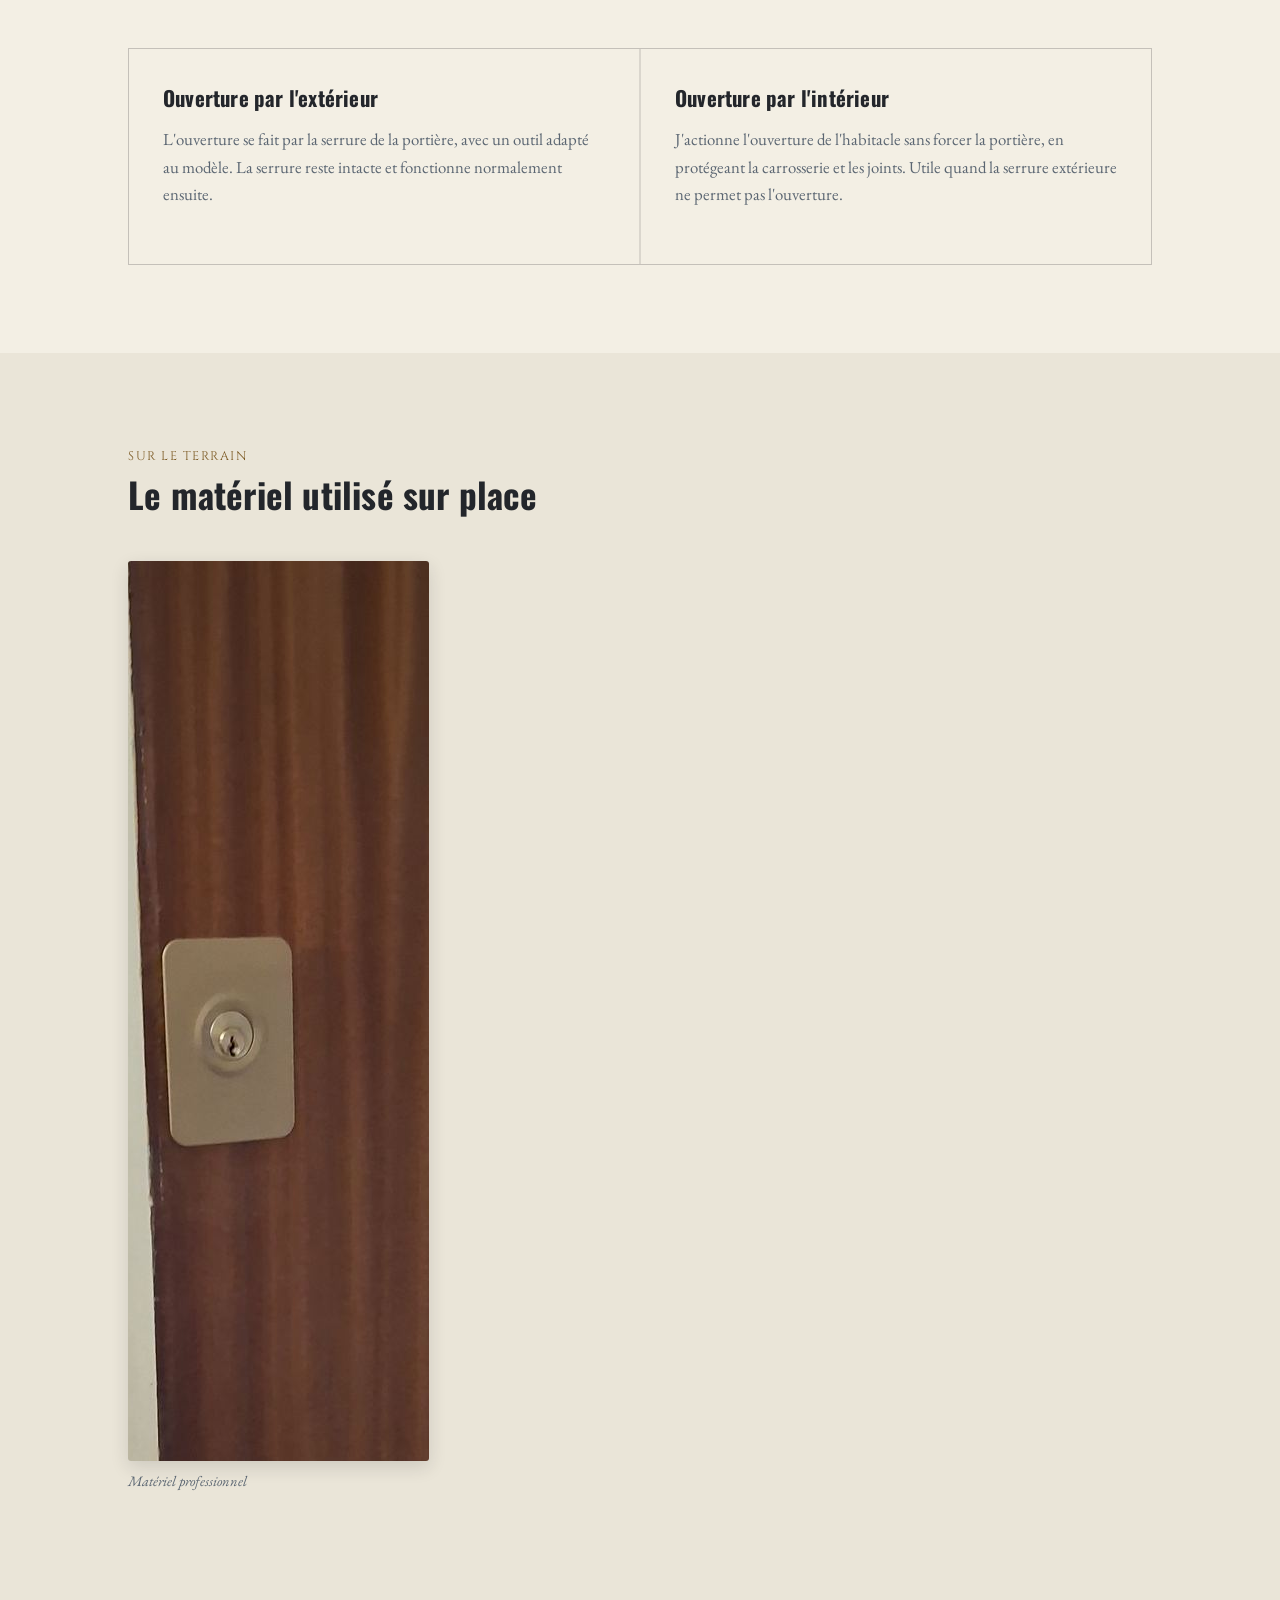
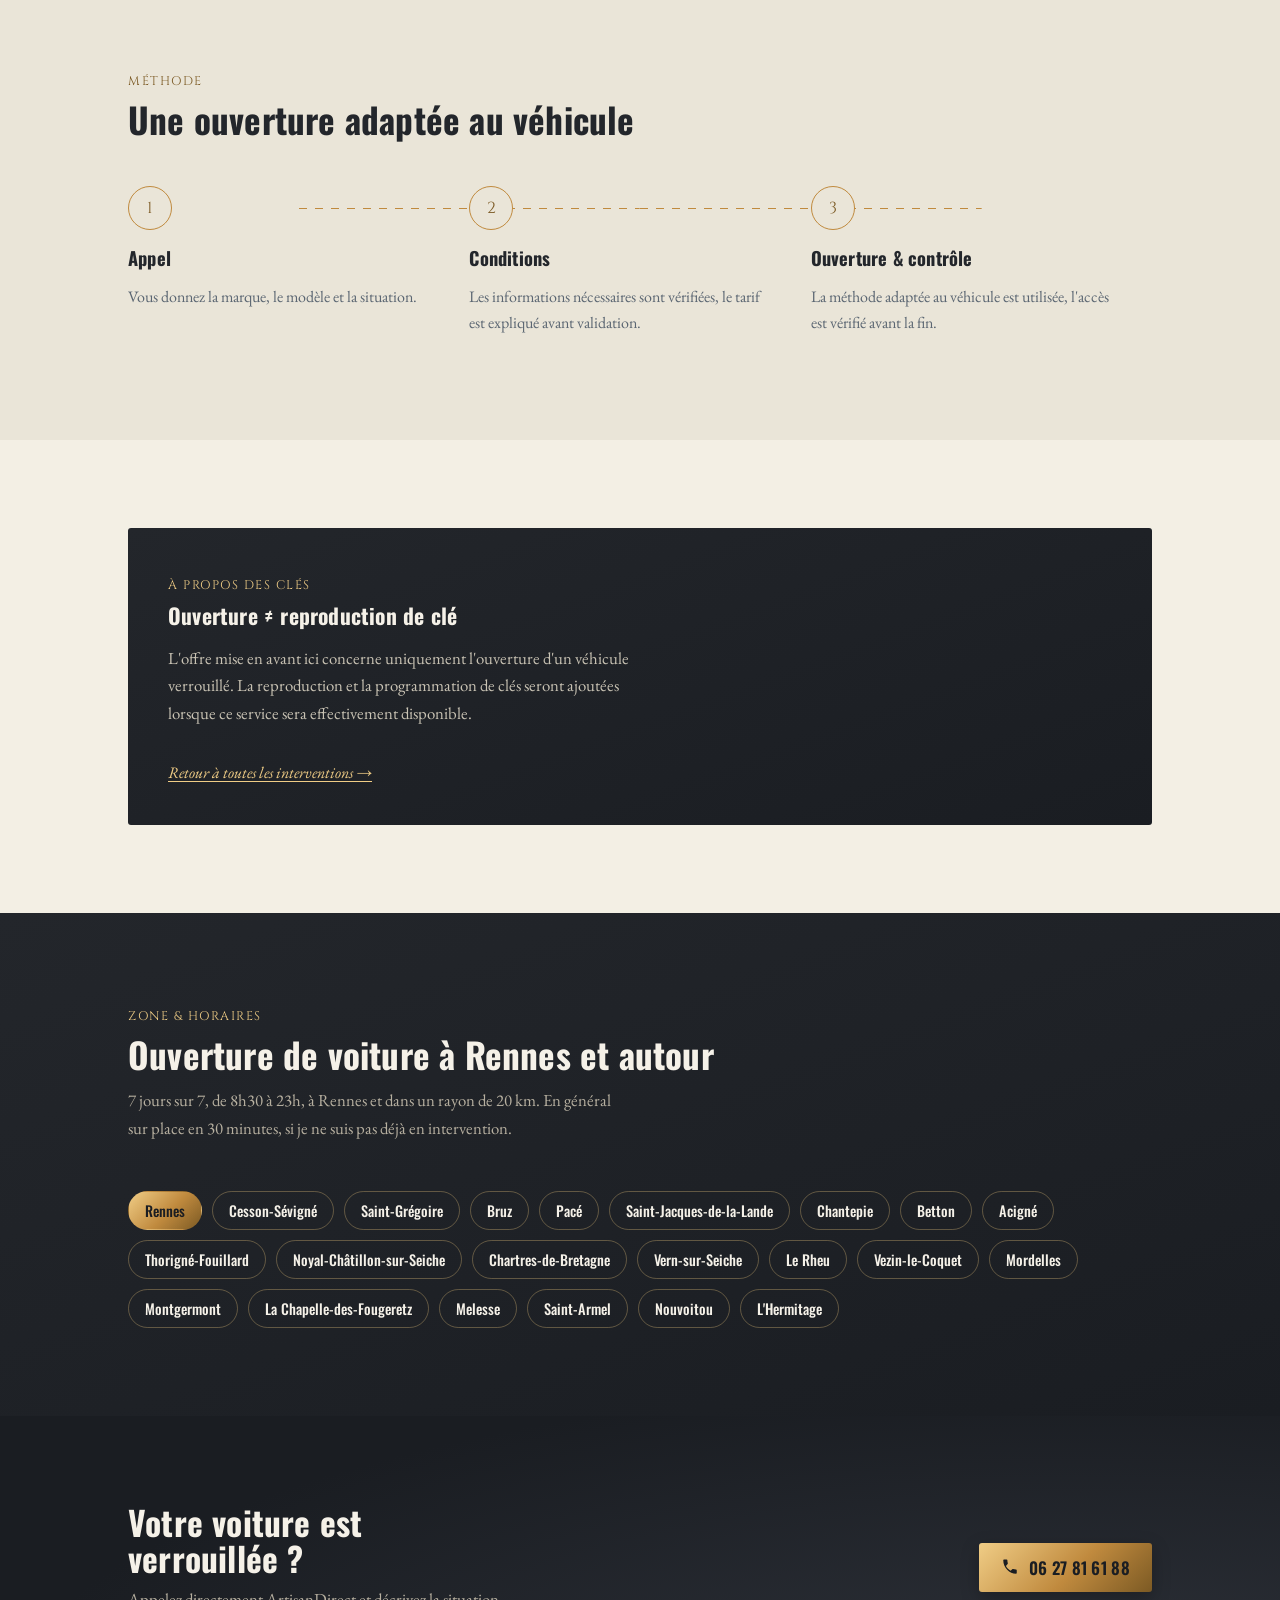
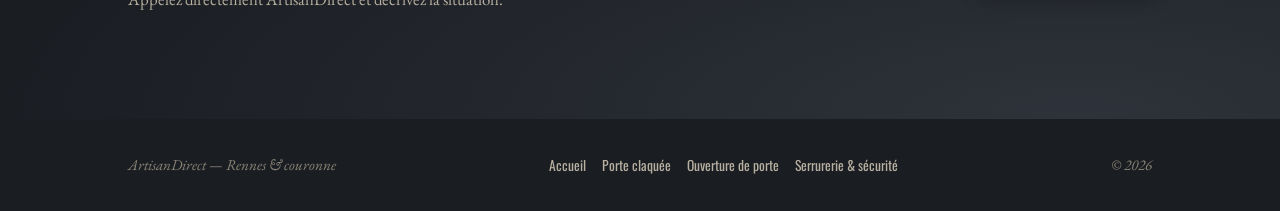
<file: ouverture-voiture-rennes/index.html>
<!doctype html>
<html lang="fr">
<head>
<meta charset="utf-8"><meta name="viewport" content="width=device-width,initial-scale=1">
<title>Ouverture de voiture Rennes | Urgence dès 139 € – ArtisanDirect</title>
<meta name="description" content="Clés enfermées dans la voiture à Rennes ? Ouverture de voiture sans dégât, par l'extérieur ou l'intérieur. Dès 139 € déplacement compris, 7j/7 de 8h30 à 23h. 06 27 81 61 88.">
<link rel="canonical" href="https://artisandirect.fr/ouverture-voiture-rennes/">
<link rel="preconnect" href="https://fonts.googleapis.com"><link rel="preconnect" href="https://fonts.gstatic.com" crossorigin>
<link href="https://fonts.googleapis.com/css2?family=Oswald:wght@400;500;600;700&family=Cinzel:wght@600&family=EB+Garamond:ital,wght@0,500;1,500;1,600&display=swap" rel="stylesheet">
<link rel="stylesheet" href="/styles.css">
<script type="application/ld+json">{"@context":"https://schema.org","@type":"Service","name":"Ouverture de voiture à Rennes","provider":{"@type":"LocalBusiness","name":"ArtisanDirect","telephone":"+33627816188","url":"https://artisandirect.fr/"},"areaServed":"Rennes"}</script>
<!-- Google tag (gtag.js) -->
<script async src="https://www.googletagmanager.com/gtag/js?id=AW-18242315333"></script>
<script>
  window.dataLayer = window.dataLayer || [];
  function gtag(){dataLayer.push(arguments);}
  gtag('js', new Date());

  gtag('config', 'AW-18242315333');
</script>
<script>
  gtag('config', 'AW-18242315333/_WFbCNmuofkcEMXIzvpD', {
    'phone_conversion_number': '06 27 81 61 88',
    // Remplace le numéro dans le texte ET dans les boutons tel: par le numéro de suivi Google
    'phone_conversion_callback': function (formatted_number, mobile_number) {
      var digits = String(mobile_number || formatted_number).replace(/[^0-9+]/g, '');
      if (!digits) { return; }
      document.querySelectorAll('a[href^="tel:"]').forEach(function (a) {
        a.setAttribute('href', 'tel:' + digits);
      });
      var walker = document.createTreeWalker(document.body, NodeFilter.SHOW_TEXT, null);
      var node;
      while ((node = walker.nextNode())) {
        if (node.nodeValue.indexOf('06 27 81 61 88') !== -1) {
          node.nodeValue = node.nodeValue.split('06 27 81 61 88').join(formatted_number);
        }
      }
    }
  });
</script>
<script>
  // Conversion Google Ads : clic sur un bouton "Appeler"
  document.addEventListener('click', function (e) {
    var a = e.target.closest && e.target.closest('a[href^="tel:"]');
    if (a && typeof gtag === 'function') {
      gtag('event', 'conversion', {'send_to': 'AW-18242315333/yzt-CL2GsZEdEMXIzvpD', 'transport_type': 'beacon'});
    }
  });
</script>
</head>
<body>
<header class="topbar">
  <div class="wrap">
    <a class="mark" href="/">
      <svg width="40" height="40" viewBox="0 0 200 200" aria-hidden="true">
        <circle cx="100" cy="100" r="98" fill="#F5F1E8" fill-opacity="0.06"/>
        <path fill="url(#gTop)" fill-rule="evenodd" d="M100,20 L150,58 L150,106 L108,106 L108,138 L133,138 L133,148 L108,148 L108,160 L133,160 L133,170 L108,170 L108,182 L92,182 L92,106 L50,106 L50,58 Z M115,70 A15,15 0 1,0 85,70 A15,15 0 1,0 115,70 Z"/>
        <defs><linearGradient id="gTop" x1="15%" y1="10%" x2="85%" y2="95%"><stop offset="0%" stop-color="#F0CD86"/><stop offset="45%" stop-color="#C08A3E"/><stop offset="100%" stop-color="#7C5A24"/></linearGradient></defs>
      </svg>
      <span class="mark-word">Artisan<span class="accent">Direct</span></span>
    </a>
    <div class="top-actions">
      <a class="btn-call" href="tel:+33627816188">
        <svg viewBox="0 0 24 24" fill="currentColor" aria-hidden="true"><path d="M6.6,10.8c1.4,2.7,3.6,4.9,6.3,6.3l2.1-2.1c0.3-0.3,0.7-0.4,1.1-0.3c1.2,0.4,2.5,0.6,3.9,0.6c0.6,0,1,0.4,1,1V20c0,0.6-0.4,1-1,1C11.4,21,3,12.6,3,3c0-0.6,0.4-1,1-1h3.5c0.6,0,1,0.4,1,1c0,1.4,0.2,2.7,0.6,3.9c0.1,0.4,0,0.8-0.3,1.1L6.6,10.8z"/></svg>
        <span class="full-number">06 27 81 61 88</span><span class="short-label">Appeler</span>
      </a>
      <details class="menu">
        <summary aria-label="Ouvrir le menu des services"><span class="burger" aria-hidden="true"><i></i><i></i><i></i></span></summary>
        <nav class="menu-panel" aria-label="Services">
        <a href="/">Accueil</a>
        <a href="/porte-claquee-rennes/">Porte claquée</a>
        <a href="/ouverture-porte-rennes/">Porte fermée à clé</a>
        <a href="/ouverture-voiture-rennes/" aria-current="page">Ouverture de voiture</a>
        <a href="/#zone">Zone & horaires</a>
          <a class="menu-call" href="tel:+33627816188">Appeler le 06 27 81 61 88</a>
          <p class="menu-info">7j/7, 8h30–23h · Rennes + 20 km</p>
        </nav>
      </details>
    </div>
  </div>
</header>

<section class="hero">
  <div class="wrap">
    <div class="eyebrow"><span class="dot"></span> Rennes &amp; couronne — ouverture de véhicule</div>
    <h1 class="hero-title">Ouverture de voiture à Rennes <em>en urgence</em></h1>
    <p class="hero-sub">Clés restées dans l'habitacle ou voiture verrouillée : ouverture par l'extérieur ou par l'intérieur, <strong>sans dégât</strong>. Vous parlez directement à l'artisan qui se déplace.</p>
    <p class="hero-note price-note"><strong>À partir de 139 €, déplacement compris</strong> — prix exact annoncé au téléphone avant de vous déplacer.</p>
    <div class="hero-cta-row">
      <a class="btn-call" href="tel:+33627816188">
        <svg viewBox="0 0 24 24" fill="currentColor" aria-hidden="true"><path d="M6.6,10.8c1.4,2.7,3.6,4.9,6.3,6.3l2.1-2.1c0.3-0.3,0.7-0.4,1.1-0.3c1.2,0.4,2.5,0.6,3.9,0.6c0.6,0,1,0.4,1,1V20c0,0.6-0.4,1-1,1C11.4,21,3,12.6,3,3c0-0.6,0.4-1,1-1h3.5c0.6,0,1,0.4,1,1c0,1.4,0.2,2.7,0.6,3.9c0.1,0.4,0,0.8-0.3,1.1L6.6,10.8z"/></svg>
        Appeler le 06 27 81 61 88
      </a>
      <a class="btn-ghost" href="#methode">Voir la méthode</a>
    </div>
    <ul class="trust-strip">
      <li><b>30 min</b> en général sur place</li>
      <li><b>7j/7</b> de 8h30 à 23h</li>
      <li><b>20 km</b> autour de Rennes</li>
    </ul>
  </div>
</section>

<section class="services">
  <div class="wrap">
    <div class="section-head">
      <span class="kicker">OUVERTURE</span>
      <h2>Les situations prises en charge</h2>
    </div>
    <div class="svc-grid cols-3">
      <div class="svc-card"><h3>Clés dans la voiture</h3><p>Les clés sont restées dans l'habitacle et les portes sont verrouillées.</p></div>
      <div class="svc-card"><h3>Voiture verrouillée</h3><p>La centralisation ou la fermeture empêche l'accès au véhicule.</p></div>
      <div class="svc-card"><h3>Télécommande inactive</h3><p>Le véhicule ne s'ouvre plus avec la commande : la situation est d'abord identifiée.</p></div>
    </div>
  </div>
</section>

<section class="services" id="sans-degat">
  <div class="wrap">
    <div class="section-head">
      <span class="kicker">SANS DÉGÂT</span>
      <h2>Formé à l'ouverture de voiture par l'extérieur et par l'intérieur, sans dégât</h2>
      <p>Selon le modèle et la situation, j'utilise l'une des deux techniques. Dans les deux cas, la voiture est ouverte sans casser de vitre, sans abîmer la serrure ni la carrosserie.</p>
    </div>
    <div class="svc-grid cols-2">
      <div class="svc-card"><h3>Ouverture par l'extérieur</h3><p>L'ouverture se fait par la serrure de la portière, avec un outil adapté au modèle. La serrure reste intacte et fonctionne normalement ensuite.</p></div>
      <div class="svc-card"><h3>Ouverture par l'intérieur</h3><p>J'actionne l'ouverture de l'habitacle sans forcer la portière, en protégeant la carrosserie et les joints. Utile quand la serrure extérieure ne permet pas l'ouverture.</p></div>
    </div>
  </div>
</section>

<section class="gallery">
  <div class="wrap">
    <div class="section-head">
      <span class="kicker">SUR LE TERRAIN</span>
      <h2>Le matériel utilisé sur place</h2>
    </div>
    <div class="gallery-grid cols-2">
      <figure><img src="/images/interventions/outils.jpg" alt="Matériel utilisé pour une ouverture de véhicule à Rennes" loading="lazy" width="900" height="900"><figcaption>Matériel professionnel</figcaption></figure>
    </div>
  </div>
</section>

<section class="process" id="methode">
  <div class="wrap">
    <div class="section-head">
      <span class="kicker">MÉTHODE</span>
      <h2>Une ouverture adaptée au véhicule</h2>
    </div>
    <div class="step-row">
      <div class="step"><div class="step-num">1</div><h3>Appel</h3><p>Vous donnez la marque, le modèle et la situation.</p></div>
      <div class="step"><div class="step-num">2</div><h3>Conditions</h3><p>Les informations nécessaires sont vérifiées, le tarif est expliqué avant validation.</p></div>
      <div class="step"><div class="step-num">3</div><h3>Ouverture &amp; contrôle</h3><p>La méthode adaptée au véhicule est utilisée, l'accès est vérifié avant la fin.</p></div>
    </div>
  </div>
</section>

<section class="services">
  <div class="wrap">
    <div class="highlight">
      <span class="kicker">À PROPOS DES CLÉS</span>
      <h2>Ouverture ≠ reproduction de clé</h2>
      <p>L'offre mise en avant ici concerne uniquement l'ouverture d'un véhicule verrouillé. La reproduction et la programmation de clés seront ajoutées lorsque ce service sera effectivement disponible.</p>
      <a class="svc-link" href="/">Retour à toutes les interventions →</a>
    </div>
  </div>
</section>

<section class="zone on-dark" id="zone">
  <div class="wrap">
    <div class="section-head on-dark">
      <span class="kicker">ZONE &amp; HORAIRES</span>
      <h2>Ouverture de voiture à Rennes et autour</h2>
      <p>7 jours sur 7, de 8h30 à 23h, à Rennes et dans un rayon de 20 km. En général sur place en 30 minutes, si je ne suis pas déjà en intervention.</p>
    </div>
    <div class="commune-list">
      <span class="commune home">Rennes</span>
      <span class="commune">Cesson-Sévigné</span>
      <span class="commune">Saint-Grégoire</span>
      <span class="commune">Bruz</span>
      <span class="commune">Pacé</span>
      <span class="commune">Saint-Jacques-de-la-Lande</span>
      <span class="commune">Chantepie</span>
      <span class="commune">Betton</span>
      <span class="commune">Acigné</span>
      <span class="commune">Thorigné-Fouillard</span>
      <span class="commune">Noyal-Châtillon-sur-Seiche</span>
      <span class="commune">Chartres-de-Bretagne</span>
      <span class="commune">Vern-sur-Seiche</span>
      <span class="commune">Le Rheu</span>
      <span class="commune">Vezin-le-Coquet</span>
      <span class="commune">Mordelles</span>
      <span class="commune">Montgermont</span>
      <span class="commune">La Chapelle-des-Fougeretz</span>
      <span class="commune">Melesse</span>
      <span class="commune">Saint-Armel</span>
      <span class="commune">Nouvoitou</span>
      <span class="commune">L'Hermitage</span>
    </div>
  </div>
</section>

<section class="cta-final">
  <div class="wrap">
    <div>
      <h2>Votre voiture est verrouillée ?</h2>
      <p>Appelez directement ArtisanDirect et décrivez la situation.</p>
    </div>
    <a class="btn-call" href="tel:+33627816188">
      <svg viewBox="0 0 24 24" fill="currentColor" aria-hidden="true"><path d="M6.6,10.8c1.4,2.7,3.6,4.9,6.3,6.3l2.1-2.1c0.3-0.3,0.7-0.4,1.1-0.3c1.2,0.4,2.5,0.6,3.9,0.6c0.6,0,1,0.4,1,1V20c0,0.6-0.4,1-1,1C11.4,21,3,12.6,3,3c0-0.6,0.4-1,1-1h3.5c0.6,0,1,0.4,1,1c0,1.4,0.2,2.7,0.6,3.9c0.1,0.4,0,0.8-0.3,1.1L6.6,10.8z"/></svg>
      06 27 81 61 88
    </a>
  </div>
</section>

<footer>
  <div class="wrap">
    <span>ArtisanDirect — Rennes &amp; couronne</span>
    <nav class="foot-links">
      <a href="/">Accueil</a>
      <a href="/porte-claquee-rennes/">Porte claquée</a>
      <a href="/ouverture-porte-rennes/">Ouverture de porte</a>
      <a href="/serrurerie-securite-rennes/">Serrurerie & sécurité</a>
    </nav>
    <span>&copy; 2026</span>
  </div>
</footer>
<a class="sticky-call" href="tel:+33627816188">📞 Appeler ArtisanDirect — 06 27 81 61 88</a>
</body>
</html>
</file>
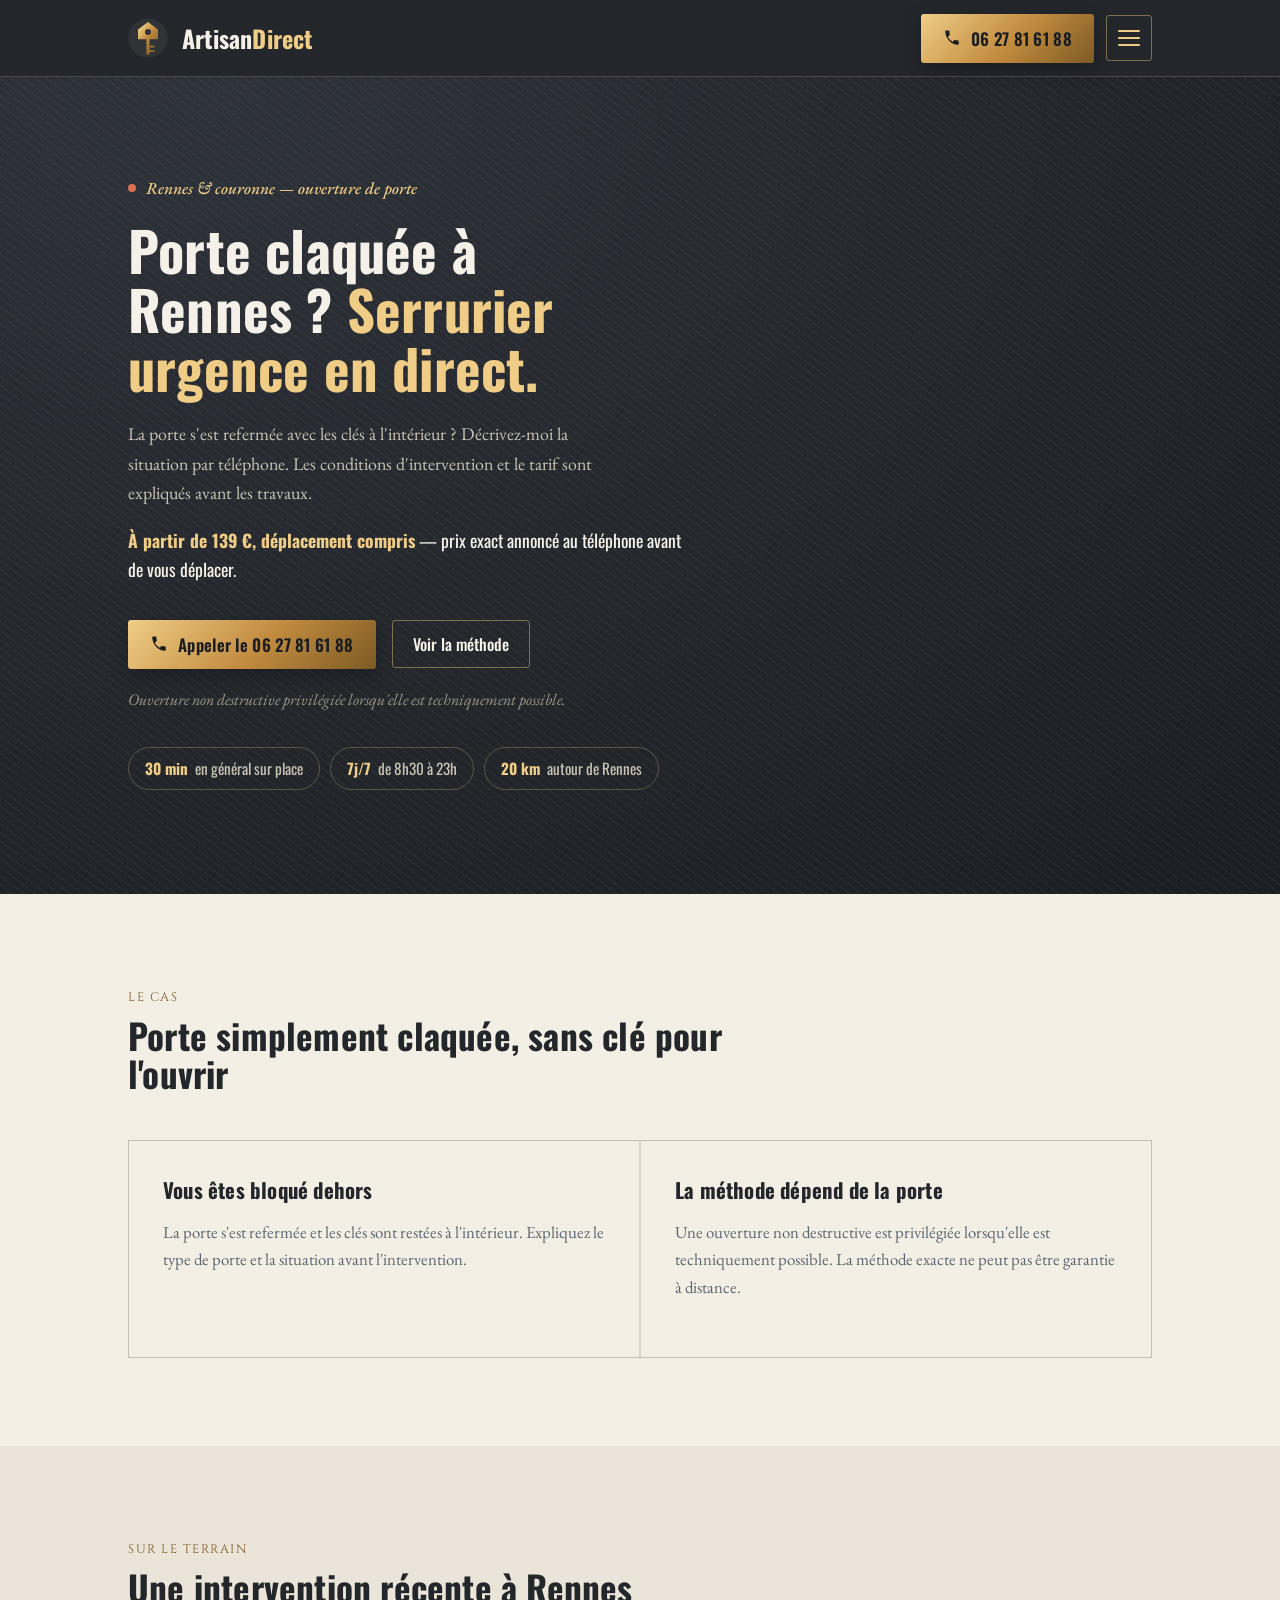
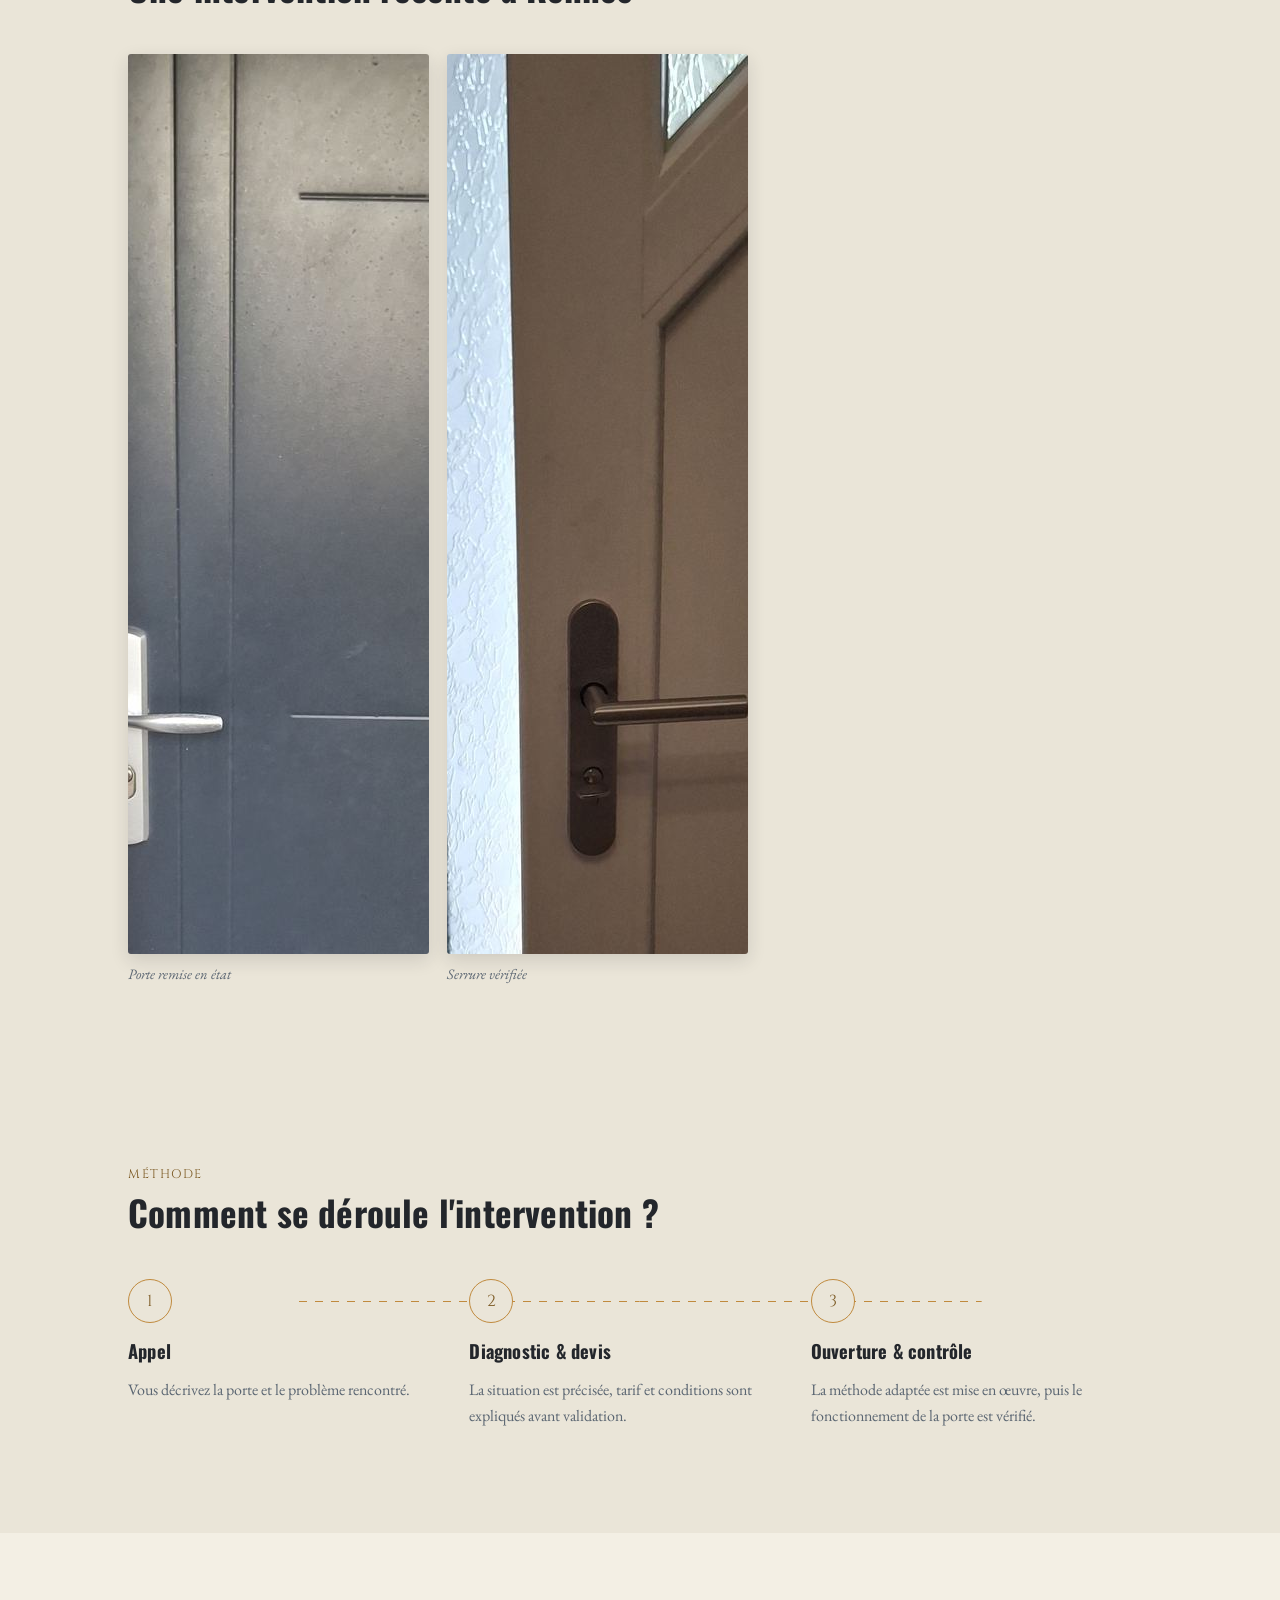
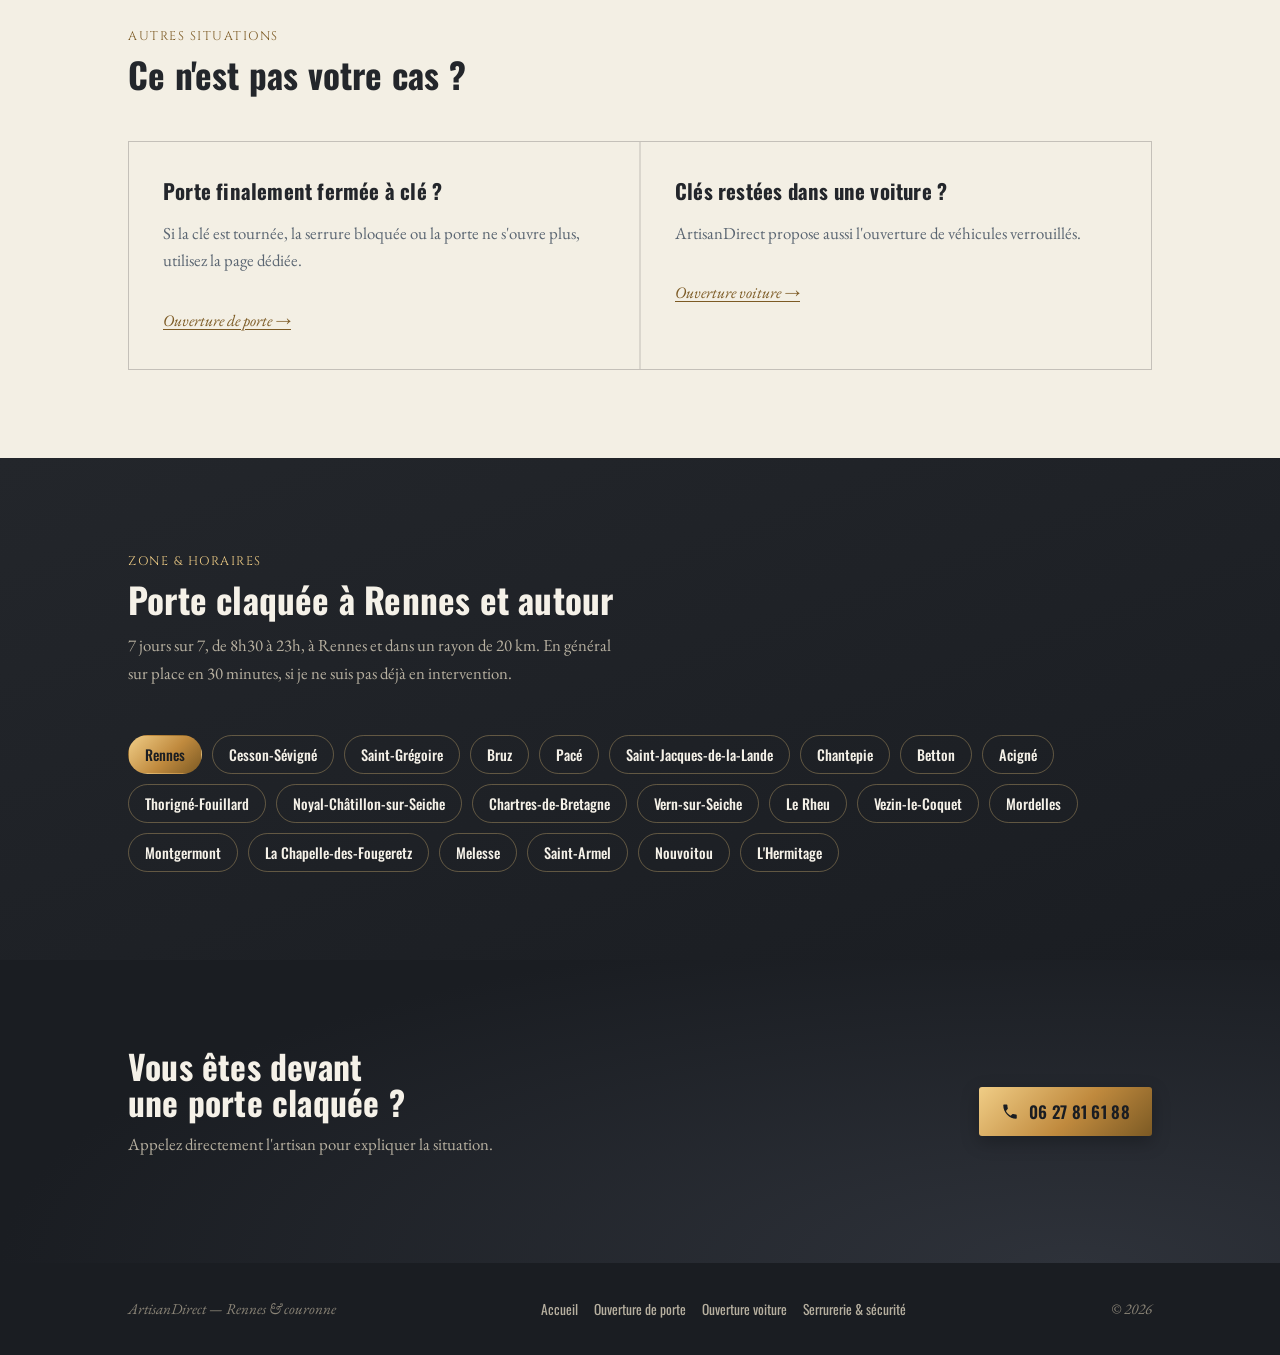
<file: porte-claquee-rennes/index.html>
<!doctype html>
<html lang="fr">
<head>
<meta charset="utf-8"><meta name="viewport" content="width=device-width,initial-scale=1">
<title>Porte claquée Rennes | Serrurier urgence dès 139 € – ArtisanDirect</title>
<meta name="description" content="Porte claquée à Rennes ? Serrurier en urgence, à partir de 139 € déplacement compris. En général sur place en 30 min, 7j/7 de 8h30 à 23h. 06 27 81 61 88.">
<link rel="canonical" href="https://artisandirect.fr/porte-claquee-rennes/">
<link rel="preconnect" href="https://fonts.googleapis.com"><link rel="preconnect" href="https://fonts.gstatic.com" crossorigin>
<link href="https://fonts.googleapis.com/css2?family=Oswald:wght@400;500;600;700&family=Cinzel:wght@600&family=EB+Garamond:ital,wght@0,500;1,500;1,600&display=swap" rel="stylesheet">
<link rel="stylesheet" href="/styles.css">
<script type="application/ld+json">{"@context":"https://schema.org","@type":"Service","name":"Ouverture de porte claquée à Rennes","provider":{"@type":"LocalBusiness","name":"ArtisanDirect","telephone":"+33627816188","url":"https://artisandirect.fr/"},"areaServed":"Rennes"}</script>
<!-- Google tag (gtag.js) -->
<script async src="https://www.googletagmanager.com/gtag/js?id=AW-18242315333"></script>
<script>
  window.dataLayer = window.dataLayer || [];
  function gtag(){dataLayer.push(arguments);}
  gtag('js', new Date());

  gtag('config', 'AW-18242315333');
</script>
<script>
  gtag('config', 'AW-18242315333/_WFbCNmuofkcEMXIzvpD', {
    'phone_conversion_number': '06 27 81 61 88',
    // Remplace le numéro dans le texte ET dans les boutons tel: par le numéro de suivi Google
    'phone_conversion_callback': function (formatted_number, mobile_number) {
      var digits = String(mobile_number || formatted_number).replace(/[^0-9+]/g, '');
      if (!digits) { return; }
      document.querySelectorAll('a[href^="tel:"]').forEach(function (a) {
        a.setAttribute('href', 'tel:' + digits);
      });
      var walker = document.createTreeWalker(document.body, NodeFilter.SHOW_TEXT, null);
      var node;
      while ((node = walker.nextNode())) {
        if (node.nodeValue.indexOf('06 27 81 61 88') !== -1) {
          node.nodeValue = node.nodeValue.split('06 27 81 61 88').join(formatted_number);
        }
      }
    }
  });
</script>
<script>
  // Conversion Google Ads : clic sur un bouton "Appeler"
  document.addEventListener('click', function (e) {
    var a = e.target.closest && e.target.closest('a[href^="tel:"]');
    if (a && typeof gtag === 'function') {
      gtag('event', 'conversion', {'send_to': 'AW-18242315333/yzt-CL2GsZEdEMXIzvpD', 'transport_type': 'beacon'});
    }
  });
</script>
</head>
<body>
<header class="topbar">
  <div class="wrap">
    <a class="mark" href="/">
      <svg width="40" height="40" viewBox="0 0 200 200" aria-hidden="true">
        <circle cx="100" cy="100" r="98" fill="#F5F1E8" fill-opacity="0.06"/>
        <path fill="url(#gTop)" fill-rule="evenodd" d="M100,20 L150,58 L150,106 L108,106 L108,138 L133,138 L133,148 L108,148 L108,160 L133,160 L133,170 L108,170 L108,182 L92,182 L92,106 L50,106 L50,58 Z M115,70 A15,15 0 1,0 85,70 A15,15 0 1,0 115,70 Z"/>
        <defs><linearGradient id="gTop" x1="15%" y1="10%" x2="85%" y2="95%"><stop offset="0%" stop-color="#F0CD86"/><stop offset="45%" stop-color="#C08A3E"/><stop offset="100%" stop-color="#7C5A24"/></linearGradient></defs>
      </svg>
      <span class="mark-word">Artisan<span class="accent">Direct</span></span>
    </a>
    <div class="top-actions">
      <a class="btn-call" href="tel:+33627816188">
        <svg viewBox="0 0 24 24" fill="currentColor" aria-hidden="true"><path d="M6.6,10.8c1.4,2.7,3.6,4.9,6.3,6.3l2.1-2.1c0.3-0.3,0.7-0.4,1.1-0.3c1.2,0.4,2.5,0.6,3.9,0.6c0.6,0,1,0.4,1,1V20c0,0.6-0.4,1-1,1C11.4,21,3,12.6,3,3c0-0.6,0.4-1,1-1h3.5c0.6,0,1,0.4,1,1c0,1.4,0.2,2.7,0.6,3.9c0.1,0.4,0,0.8-0.3,1.1L6.6,10.8z"/></svg>
        <span class="full-number">06 27 81 61 88</span><span class="short-label">Appeler</span>
      </a>
      <details class="menu">
        <summary aria-label="Ouvrir le menu des services"><span class="burger" aria-hidden="true"><i></i><i></i><i></i></span></summary>
        <nav class="menu-panel" aria-label="Services">
        <a href="/">Accueil</a>
        <a href="/porte-claquee-rennes/" aria-current="page">Porte claquée</a>
        <a href="/ouverture-porte-rennes/">Porte fermée à clé</a>
        <a href="/ouverture-voiture-rennes/">Ouverture de voiture</a>
        <a href="/#zone">Zone & horaires</a>
          <a class="menu-call" href="tel:+33627816188">Appeler le 06 27 81 61 88</a>
          <p class="menu-info">7j/7, 8h30–23h · Rennes + 20 km</p>
        </nav>
      </details>
    </div>
  </div>
</header>

<section class="hero">
  <div class="wrap">
    <div class="eyebrow"><span class="dot"></span> Rennes &amp; couronne — ouverture de porte</div>
    <h1 class="hero-title">Porte claquée à Rennes ? <em>Serrurier urgence en direct.</em></h1>
    <p class="hero-sub">La porte s'est refermée avec les clés à l'intérieur ? Décrivez-moi la situation par téléphone. Les conditions d'intervention et le tarif sont expliqués avant les travaux.</p>
    <p class="hero-note price-note"><strong>À partir de 139 €, déplacement compris</strong> — prix exact annoncé au téléphone avant de vous déplacer.</p>
    <div class="hero-cta-row">
      <a class="btn-call" href="tel:+33627816188">
        <svg viewBox="0 0 24 24" fill="currentColor" aria-hidden="true"><path d="M6.6,10.8c1.4,2.7,3.6,4.9,6.3,6.3l2.1-2.1c0.3-0.3,0.7-0.4,1.1-0.3c1.2,0.4,2.5,0.6,3.9,0.6c0.6,0,1,0.4,1,1V20c0,0.6-0.4,1-1,1C11.4,21,3,12.6,3,3c0-0.6,0.4-1,1-1h3.5c0.6,0,1,0.4,1,1c0,1.4,0.2,2.7,0.6,3.9c0.1,0.4,0,0.8-0.3,1.1L6.6,10.8z"/></svg>
        Appeler le 06 27 81 61 88
      </a>
      <a class="btn-ghost" href="#methode">Voir la méthode</a>
    </div>
    <p class="hero-note">Ouverture non destructive privilégiée lorsqu'elle est techniquement possible.</p>
    <ul class="trust-strip">
      <li><b>30 min</b> en général sur place</li>
      <li><b>7j/7</b> de 8h30 à 23h</li>
      <li><b>20 km</b> autour de Rennes</li>
    </ul>
  </div>
</section>

<section class="services">
  <div class="wrap">
    <div class="section-head">
      <span class="kicker">LE CAS</span>
      <h2>Porte simplement claquée, sans clé pour l'ouvrir</h2>
    </div>
    <div class="svc-grid cols-2">
      <div class="svc-card"><h3>Vous êtes bloqué dehors</h3><p>La porte s'est refermée et les clés sont restées à l'intérieur. Expliquez le type de porte et la situation avant l'intervention.</p></div>
      <div class="svc-card"><h3>La méthode dépend de la porte</h3><p>Une ouverture non destructive est privilégiée lorsqu'elle est techniquement possible. La méthode exacte ne peut pas être garantie à distance.</p></div>
    </div>
  </div>
</section>

<section class="gallery">
  <div class="wrap">
    <div class="section-head">
      <span class="kicker">SUR LE TERRAIN</span>
      <h2>Une intervention récente à Rennes</h2>
    </div>
    <div class="gallery-grid cols-2">
      <figure><img src="/images/interventions/porte-finie.jpg" alt="Porte remise en état après une ouverture à Rennes" loading="lazy" width="900" height="900"><figcaption>Porte remise en état</figcaption></figure>
      <figure><img src="/images/interventions/poignee.jpg" alt="Serrure vérifiée après intervention" loading="lazy" width="900" height="900"><figcaption>Serrure vérifiée</figcaption></figure>
    </div>
  </div>
</section>

<section class="process" id="methode">
  <div class="wrap">
    <div class="section-head">
      <span class="kicker">MÉTHODE</span>
      <h2>Comment se déroule l'intervention ?</h2>
    </div>
    <div class="step-row">
      <div class="step"><div class="step-num">1</div><h3>Appel</h3><p>Vous décrivez la porte et le problème rencontré.</p></div>
      <div class="step"><div class="step-num">2</div><h3>Diagnostic &amp; devis</h3><p>La situation est précisée, tarif et conditions sont expliqués avant validation.</p></div>
      <div class="step"><div class="step-num">3</div><h3>Ouverture &amp; contrôle</h3><p>La méthode adaptée est mise en œuvre, puis le fonctionnement de la porte est vérifié.</p></div>
    </div>
  </div>
</section>

<section class="services">
  <div class="wrap">
    <div class="section-head">
      <span class="kicker">AUTRES SITUATIONS</span>
      <h2>Ce n'est pas votre cas ?</h2>
    </div>
    <div class="svc-grid cols-2">
      <div class="svc-card"><h3>Porte finalement fermée à clé ?</h3><p>Si la clé est tournée, la serrure bloquée ou la porte ne s'ouvre plus, utilisez la page dédiée.</p><a class="svc-link" href="/ouverture-porte-rennes/">Ouverture de porte →</a></div>
      <div class="svc-card"><h3>Clés restées dans une voiture ?</h3><p>ArtisanDirect propose aussi l'ouverture de véhicules verrouillés.</p><a class="svc-link" href="/ouverture-voiture-rennes/">Ouverture voiture →</a></div>
    </div>
  </div>
</section>

<section class="zone on-dark" id="zone">
  <div class="wrap">
    <div class="section-head on-dark">
      <span class="kicker">ZONE &amp; HORAIRES</span>
      <h2>Porte claquée à Rennes et autour</h2>
      <p>7 jours sur 7, de 8h30 à 23h, à Rennes et dans un rayon de 20 km. En général sur place en 30 minutes, si je ne suis pas déjà en intervention.</p>
    </div>
    <div class="commune-list">
      <span class="commune home">Rennes</span>
      <span class="commune">Cesson-Sévigné</span>
      <span class="commune">Saint-Grégoire</span>
      <span class="commune">Bruz</span>
      <span class="commune">Pacé</span>
      <span class="commune">Saint-Jacques-de-la-Lande</span>
      <span class="commune">Chantepie</span>
      <span class="commune">Betton</span>
      <span class="commune">Acigné</span>
      <span class="commune">Thorigné-Fouillard</span>
      <span class="commune">Noyal-Châtillon-sur-Seiche</span>
      <span class="commune">Chartres-de-Bretagne</span>
      <span class="commune">Vern-sur-Seiche</span>
      <span class="commune">Le Rheu</span>
      <span class="commune">Vezin-le-Coquet</span>
      <span class="commune">Mordelles</span>
      <span class="commune">Montgermont</span>
      <span class="commune">La Chapelle-des-Fougeretz</span>
      <span class="commune">Melesse</span>
      <span class="commune">Saint-Armel</span>
      <span class="commune">Nouvoitou</span>
      <span class="commune">L'Hermitage</span>
    </div>
  </div>
</section>

<section class="cta-final">
  <div class="wrap">
    <div>
      <h2>Vous êtes devant une porte claquée ?</h2>
      <p>Appelez directement l'artisan pour expliquer la situation.</p>
    </div>
    <a class="btn-call" href="tel:+33627816188">
      <svg viewBox="0 0 24 24" fill="currentColor" aria-hidden="true"><path d="M6.6,10.8c1.4,2.7,3.6,4.9,6.3,6.3l2.1-2.1c0.3-0.3,0.7-0.4,1.1-0.3c1.2,0.4,2.5,0.6,3.9,0.6c0.6,0,1,0.4,1,1V20c0,0.6-0.4,1-1,1C11.4,21,3,12.6,3,3c0-0.6,0.4-1,1-1h3.5c0.6,0,1,0.4,1,1c0,1.4,0.2,2.7,0.6,3.9c0.1,0.4,0,0.8-0.3,1.1L6.6,10.8z"/></svg>
      06 27 81 61 88
    </a>
  </div>
</section>

<footer>
  <div class="wrap">
    <span>ArtisanDirect — Rennes &amp; couronne</span>
    <nav class="foot-links">
      <a href="/">Accueil</a>
      <a href="/ouverture-porte-rennes/">Ouverture de porte</a>
      <a href="/ouverture-voiture-rennes/">Ouverture voiture</a>
      <a href="/serrurerie-securite-rennes/">Serrurerie & sécurité</a>
    </nav>
    <span>&copy; 2026</span>
  </div>
</footer>
<a class="sticky-call" href="tel:+33627816188">📞 Appeler ArtisanDirect — 06 27 81 61 88</a>
</body>
</html>
</file>
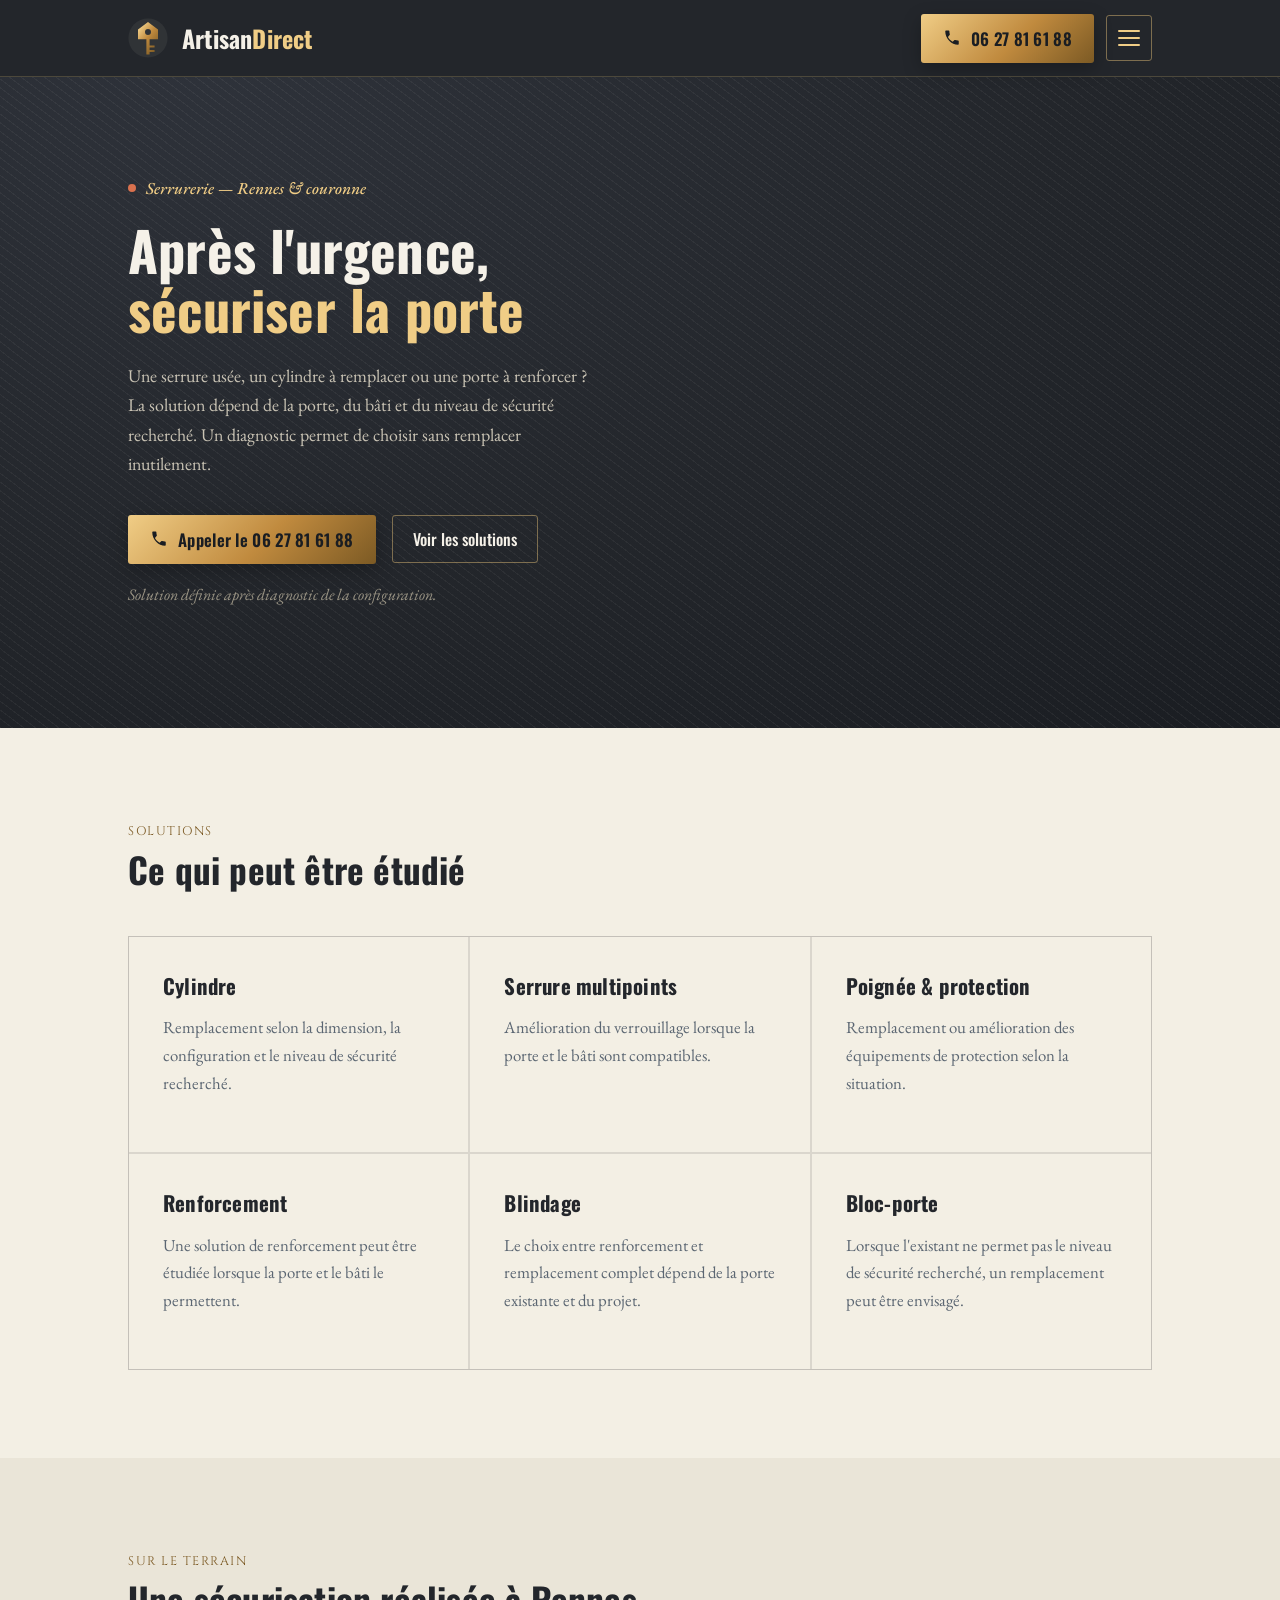
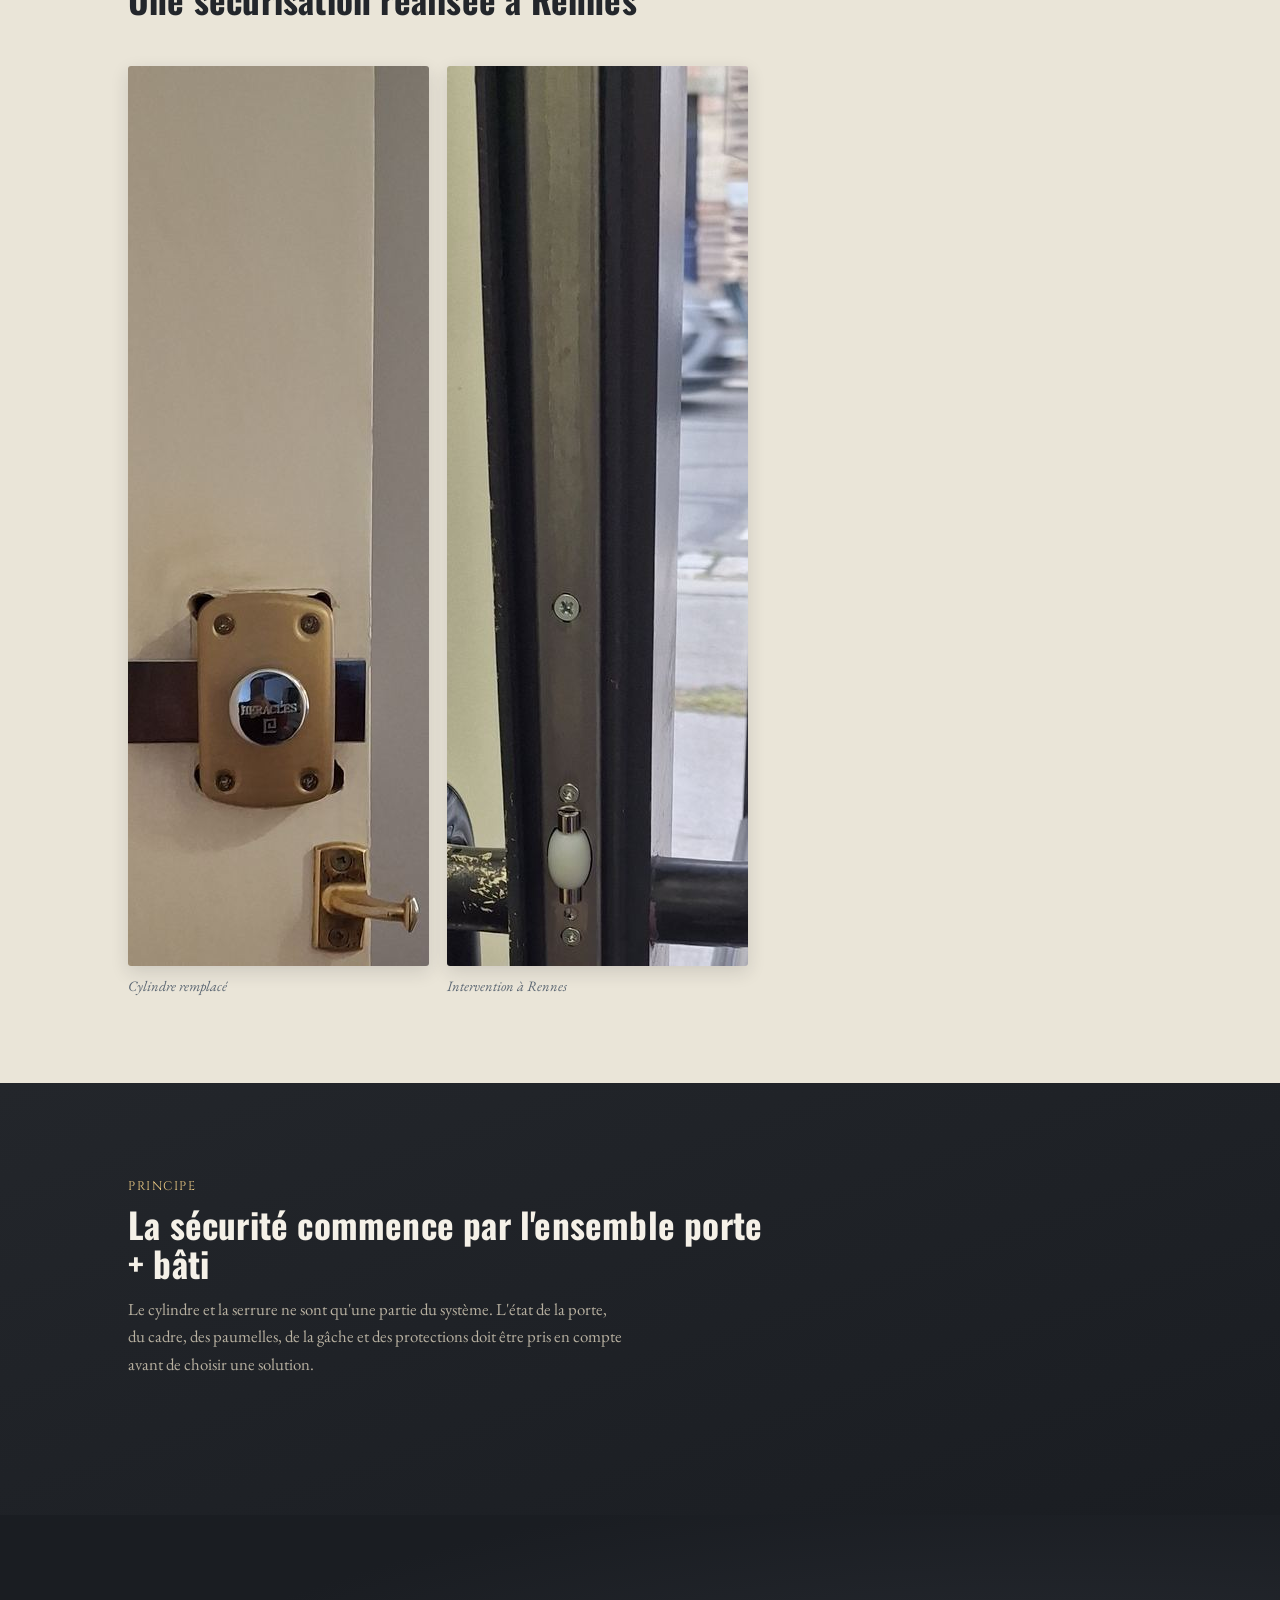
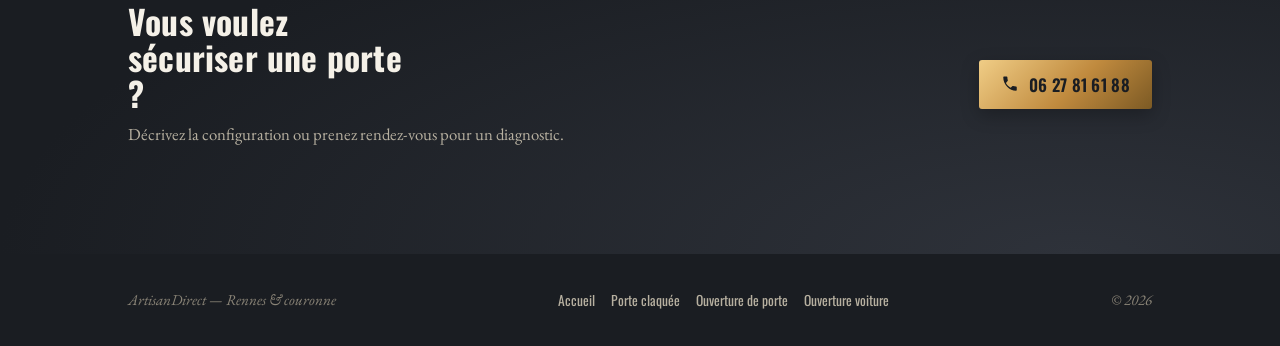
<file: serrurerie-securite-rennes/index.html>
<!doctype html>
<html lang="fr">
<head>
<meta charset="utf-8"><meta name="viewport" content="width=device-width,initial-scale=1">
<title>Serrurerie & sécurité à Rennes | ArtisanDirect</title>
<meta name="description" content="Serrurerie et sécurisation à Rennes : cylindre, serrure multipoints, poignée et solutions de renforcement selon la porte. ArtisanDirect. 06 27 81 61 88.">
<link rel="canonical" href="https://artisandirect.fr/serrurerie-securite-rennes/">
<link rel="preconnect" href="https://fonts.googleapis.com"><link rel="preconnect" href="https://fonts.gstatic.com" crossorigin>
<link href="https://fonts.googleapis.com/css2?family=Oswald:wght@400;500;600;700&family=Cinzel:wght@600&family=EB+Garamond:ital,wght@0,500;1,500;1,600&display=swap" rel="stylesheet">
<link rel="stylesheet" href="/styles.css">
<!-- Google tag (gtag.js) -->
<script async src="https://www.googletagmanager.com/gtag/js?id=AW-18242315333"></script>
<script>
  window.dataLayer = window.dataLayer || [];
  function gtag(){dataLayer.push(arguments);}
  gtag('js', new Date());

  gtag('config', 'AW-18242315333');
</script>
<script>
  gtag('config', 'AW-18242315333/_WFbCNmuofkcEMXIzvpD', {
    'phone_conversion_number': '06 27 81 61 88',
    // Remplace le numéro dans le texte ET dans les boutons tel: par le numéro de suivi Google
    'phone_conversion_callback': function (formatted_number, mobile_number) {
      var digits = String(mobile_number || formatted_number).replace(/[^0-9+]/g, '');
      if (!digits) { return; }
      document.querySelectorAll('a[href^="tel:"]').forEach(function (a) {
        a.setAttribute('href', 'tel:' + digits);
      });
      var walker = document.createTreeWalker(document.body, NodeFilter.SHOW_TEXT, null);
      var node;
      while ((node = walker.nextNode())) {
        if (node.nodeValue.indexOf('06 27 81 61 88') !== -1) {
          node.nodeValue = node.nodeValue.split('06 27 81 61 88').join(formatted_number);
        }
      }
    }
  });
</script>
<script>
  // Conversion Google Ads : clic sur un bouton "Appeler"
  document.addEventListener('click', function (e) {
    var a = e.target.closest && e.target.closest('a[href^="tel:"]');
    if (a && typeof gtag === 'function') {
      gtag('event', 'conversion', {'send_to': 'AW-18242315333/yzt-CL2GsZEdEMXIzvpD', 'transport_type': 'beacon'});
    }
  });
</script>
</head>
<body>
<header class="topbar">
  <div class="wrap">
    <a class="mark" href="/">
      <svg width="40" height="40" viewBox="0 0 200 200" aria-hidden="true">
        <circle cx="100" cy="100" r="98" fill="#F5F1E8" fill-opacity="0.06"/>
        <path fill="url(#gTop)" fill-rule="evenodd" d="M100,20 L150,58 L150,106 L108,106 L108,138 L133,138 L133,148 L108,148 L108,160 L133,160 L133,170 L108,170 L108,182 L92,182 L92,106 L50,106 L50,58 Z M115,70 A15,15 0 1,0 85,70 A15,15 0 1,0 115,70 Z"/>
        <defs><linearGradient id="gTop" x1="15%" y1="10%" x2="85%" y2="95%"><stop offset="0%" stop-color="#F0CD86"/><stop offset="45%" stop-color="#C08A3E"/><stop offset="100%" stop-color="#7C5A24"/></linearGradient></defs>
      </svg>
      <span class="mark-word">Artisan<span class="accent">Direct</span></span>
    </a>
    <div class="top-actions">
      <a class="btn-call" href="tel:+33627816188">
        <svg viewBox="0 0 24 24" fill="currentColor" aria-hidden="true"><path d="M6.6,10.8c1.4,2.7,3.6,4.9,6.3,6.3l2.1-2.1c0.3-0.3,0.7-0.4,1.1-0.3c1.2,0.4,2.5,0.6,3.9,0.6c0.6,0,1,0.4,1,1V20c0,0.6-0.4,1-1,1C11.4,21,3,12.6,3,3c0-0.6,0.4-1,1-1h3.5c0.6,0,1,0.4,1,1c0,1.4,0.2,2.7,0.6,3.9c0.1,0.4,0,0.8-0.3,1.1L6.6,10.8z"/></svg>
        <span class="full-number">06 27 81 61 88</span><span class="short-label">Appeler</span>
      </a>
      <details class="menu">
        <summary aria-label="Ouvrir le menu des services"><span class="burger" aria-hidden="true"><i></i><i></i><i></i></span></summary>
        <nav class="menu-panel" aria-label="Services">
        <a href="/">Accueil</a>
        <a href="/porte-claquee-rennes/">Porte claquée</a>
        <a href="/ouverture-porte-rennes/">Porte fermée à clé</a>
        <a href="/ouverture-voiture-rennes/">Ouverture de voiture</a>
        <a href="/#zone">Zone & horaires</a>
          <a class="menu-call" href="tel:+33627816188">Appeler le 06 27 81 61 88</a>
          <p class="menu-info">7j/7, 8h30–23h · Rennes + 20 km</p>
        </nav>
      </details>
    </div>
  </div>
</header>

<section class="hero">
  <div class="wrap">
    <div class="eyebrow"><span class="dot"></span> Serrurerie — Rennes &amp; couronne</div>
    <h1 class="hero-title">Après l'urgence, <em>sécuriser la porte</em></h1>
    <p class="hero-sub">Une serrure usée, un cylindre à remplacer ou une porte à renforcer ? La solution dépend de la porte, du bâti et du niveau de sécurité recherché. Un diagnostic permet de choisir sans remplacer inutilement.</p>
    <div class="hero-cta-row">
      <a class="btn-call" href="tel:+33627816188">
        <svg viewBox="0 0 24 24" fill="currentColor" aria-hidden="true"><path d="M6.6,10.8c1.4,2.7,3.6,4.9,6.3,6.3l2.1-2.1c0.3-0.3,0.7-0.4,1.1-0.3c1.2,0.4,2.5,0.6,3.9,0.6c0.6,0,1,0.4,1,1V20c0,0.6-0.4,1-1,1C11.4,21,3,12.6,3,3c0-0.6,0.4-1,1-1h3.5c0.6,0,1,0.4,1,1c0,1.4,0.2,2.7,0.6,3.9c0.1,0.4,0,0.8-0.3,1.1L6.6,10.8z"/></svg>
        Appeler le 06 27 81 61 88
      </a>
      <a class="btn-ghost" href="#solutions">Voir les solutions</a>
    </div>
    <p class="hero-note">Solution définie après diagnostic de la configuration.</p>
  </div>
</section>

<section class="services" id="solutions">
  <div class="wrap">
    <div class="section-head">
      <span class="kicker">SOLUTIONS</span>
      <h2>Ce qui peut être étudié</h2>
    </div>
    <div class="svc-grid cols-3">
      <div class="svc-card"><h3>Cylindre</h3><p>Remplacement selon la dimension, la configuration et le niveau de sécurité recherché.</p></div>
      <div class="svc-card"><h3>Serrure multipoints</h3><p>Amélioration du verrouillage lorsque la porte et le bâti sont compatibles.</p></div>
      <div class="svc-card"><h3>Poignée &amp; protection</h3><p>Remplacement ou amélioration des équipements de protection selon la situation.</p></div>
      <div class="svc-card"><h3>Renforcement</h3><p>Une solution de renforcement peut être étudiée lorsque la porte et le bâti le permettent.</p></div>
      <div class="svc-card"><h3>Blindage</h3><p>Le choix entre renforcement et remplacement complet dépend de la porte existante et du projet.</p></div>
      <div class="svc-card"><h3>Bloc-porte</h3><p>Lorsque l'existant ne permet pas le niveau de sécurité recherché, un remplacement peut être envisagé.</p></div>
    </div>
  </div>
</section>

<section class="gallery">
  <div class="wrap">
    <div class="section-head">
      <span class="kicker">SUR LE TERRAIN</span>
      <h2>Une sécurisation réalisée à Rennes</h2>
    </div>
    <div class="gallery-grid cols-2">
      <figure><img src="/images/interventions/cylindre.jpg" alt="Cylindre de serrure remplacé à Rennes" loading="lazy" width="900" height="900"><figcaption>Cylindre remplacé</figcaption></figure>
      <figure><img src="/images/interventions/devanture.jpg" alt="Intervention réalisée à Rennes" loading="lazy" width="900" height="900"><figcaption>Intervention à Rennes</figcaption></figure>
    </div>
  </div>
</section>

<section class="difference">
  <div class="wrap on-dark">
    <div class="section-head on-dark">
      <span class="kicker">PRINCIPE</span>
      <h2>La sécurité commence par l'ensemble porte + bâti</h2>
      <p>Le cylindre et la serrure ne sont qu'une partie du système. L'état de la porte, du cadre, des paumelles, de la gâche et des protections doit être pris en compte avant de choisir une solution.</p>
    </div>
  </div>
</section>

<section class="cta-final">
  <div class="wrap">
    <div>
      <h2>Vous voulez sécuriser une porte ?</h2>
      <p>Décrivez la configuration ou prenez rendez-vous pour un diagnostic.</p>
    </div>
    <a class="btn-call" href="tel:+33627816188">
      <svg viewBox="0 0 24 24" fill="currentColor" aria-hidden="true"><path d="M6.6,10.8c1.4,2.7,3.6,4.9,6.3,6.3l2.1-2.1c0.3-0.3,0.7-0.4,1.1-0.3c1.2,0.4,2.5,0.6,3.9,0.6c0.6,0,1,0.4,1,1V20c0,0.6-0.4,1-1,1C11.4,21,3,12.6,3,3c0-0.6,0.4-1,1-1h3.5c0.6,0,1,0.4,1,1c0,1.4,0.2,2.7,0.6,3.9c0.1,0.4,0,0.8-0.3,1.1L6.6,10.8z"/></svg>
      06 27 81 61 88
    </a>
  </div>
</section>

<footer>
  <div class="wrap">
    <span>ArtisanDirect — Rennes &amp; couronne</span>
    <nav class="foot-links">
      <a href="/">Accueil</a>
      <a href="/porte-claquee-rennes/">Porte claquée</a>
      <a href="/ouverture-porte-rennes/">Ouverture de porte</a>
      <a href="/ouverture-voiture-rennes/">Ouverture voiture</a>
    </nav>
    <span>&copy; 2026</span>
  </div>
</footer>
<a class="sticky-call" href="tel:+33627816188">📞 Appeler ArtisanDirect — 06 27 81 61 88</a>
</body>
</html>
</file>
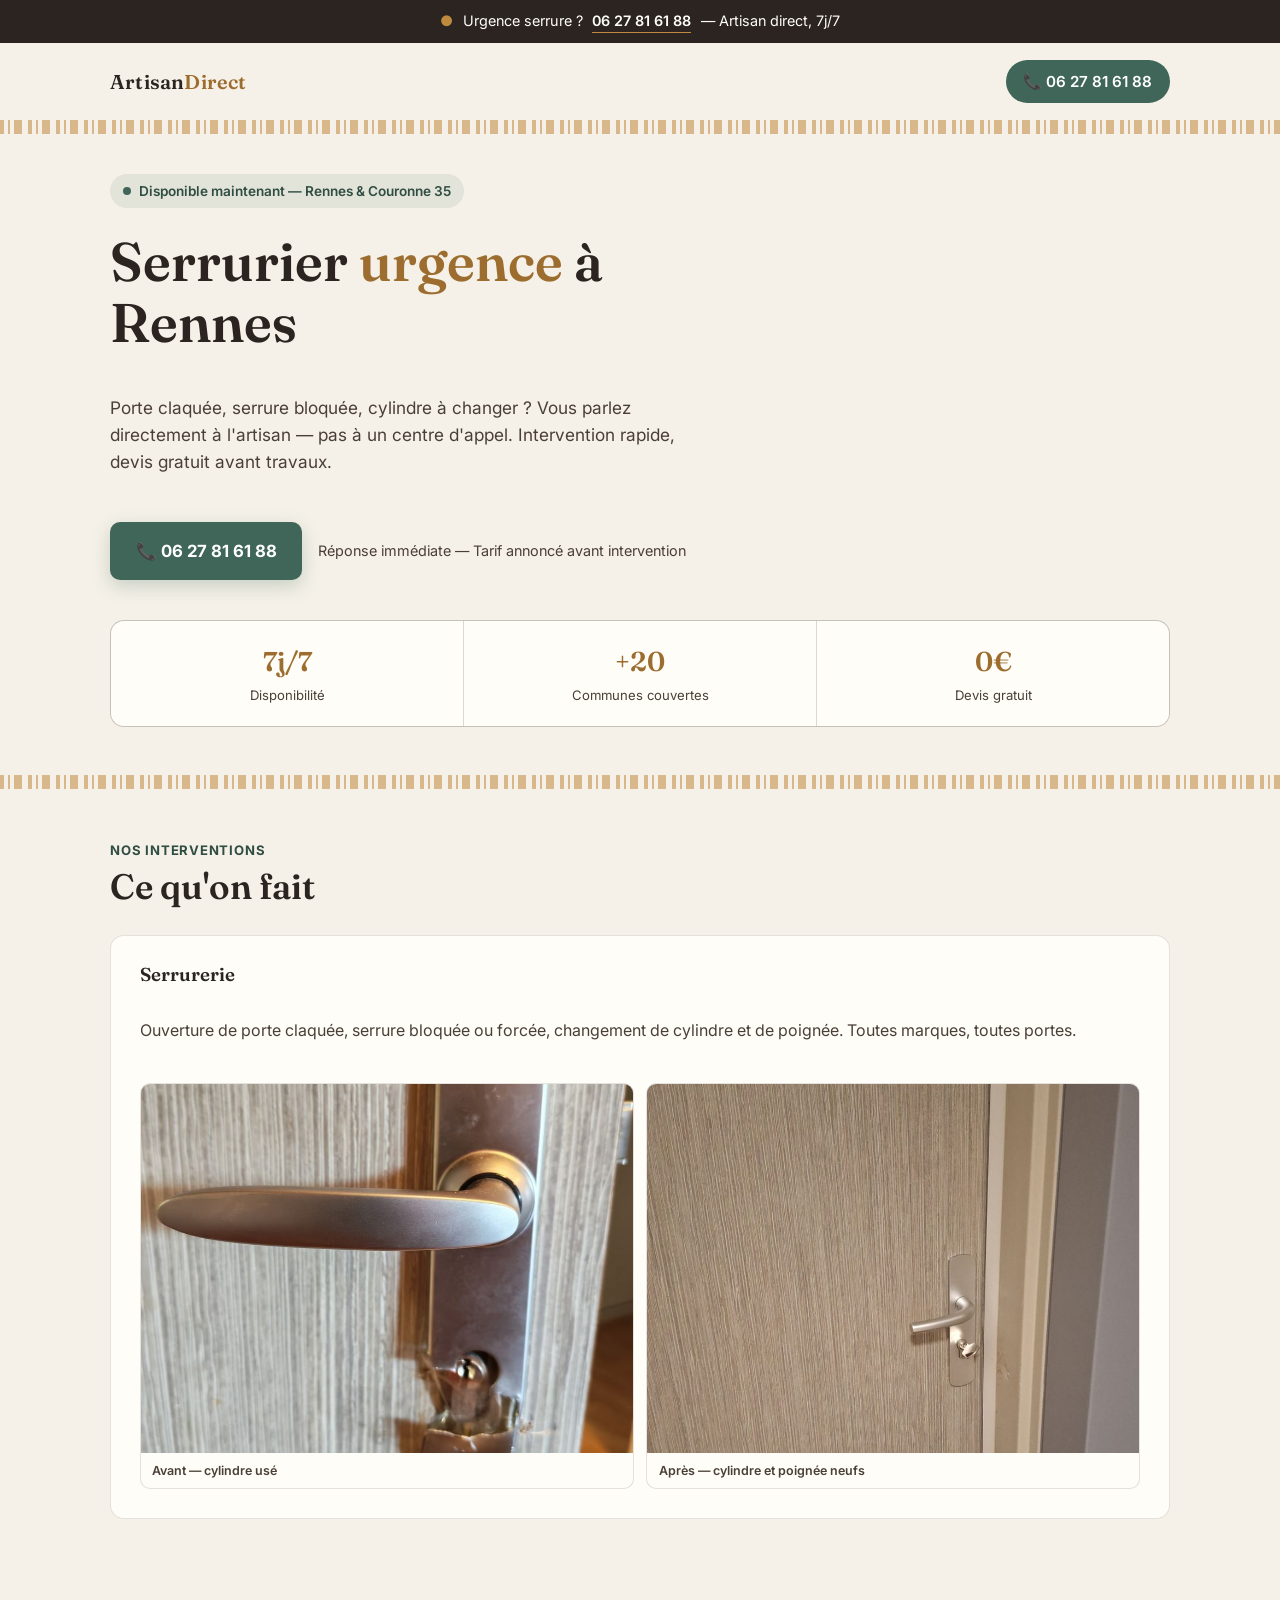
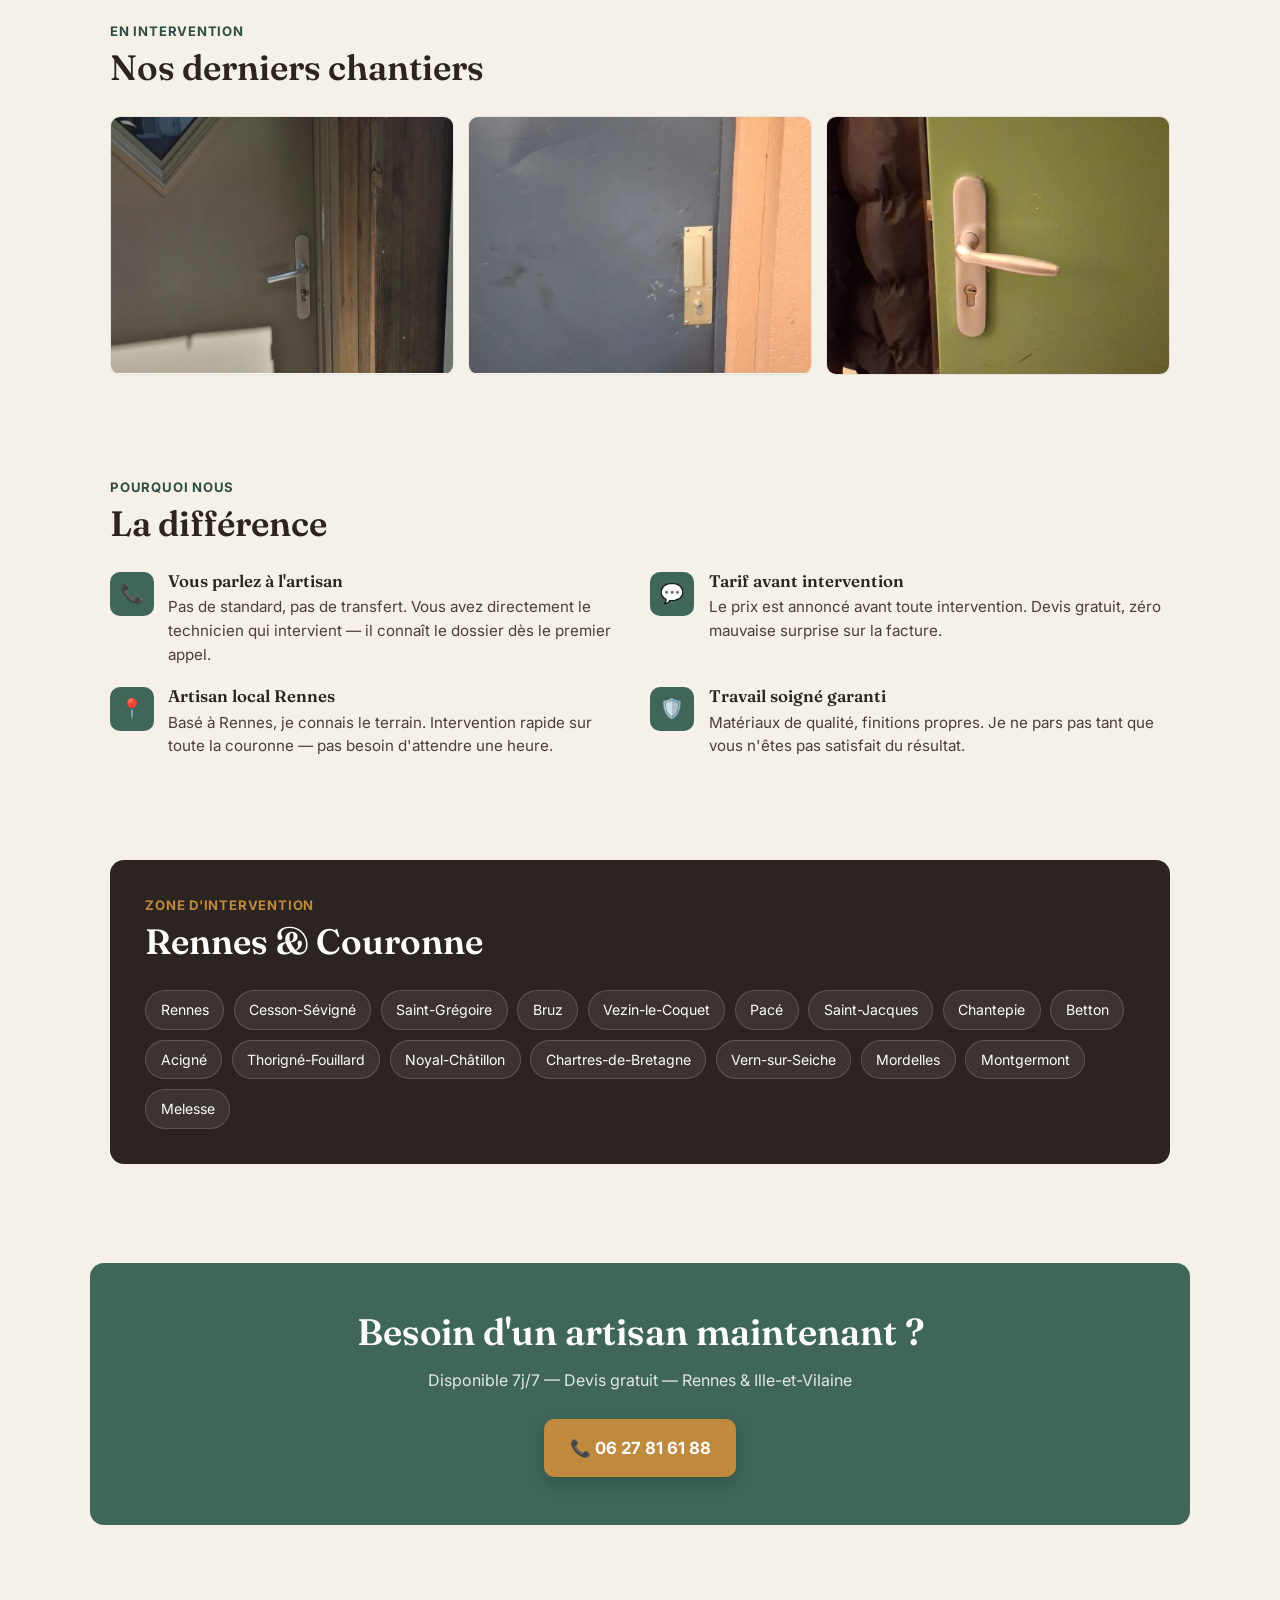
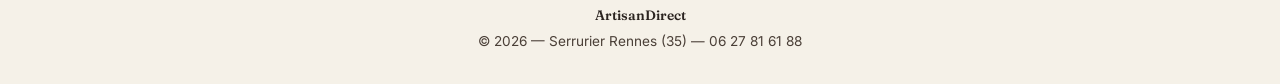
<file: index (7).html>
<!DOCTYPE html>
<html lang="fr">
<head>
<meta charset="UTF-8">
<meta name="viewport" content="width=device-width, initial-scale=1.0">
<title>Serrurier Rennes — ArtisanDirect — Intervention Rapide 7j/7</title>
<meta name="description" content="Serrurier à Rennes et couronne. Intervention rapide, devis gratuit, artisan local. Appelez le 06 27 81 61 88.">
<meta name="google-site-verification" content="i9MvHe71g-a1JMKMtIOlfGI_Ly2MVV_iL79cWzJHnZI" />
<link rel="preconnect" href="https://fonts.googleapis.com">
<link rel="preconnect" href="https://fonts.gstatic.com" crossorigin>
<link href="https://fonts.googleapis.com/css2?family=Fraunces:opsz,wght@9..144,400;9..144,500;9..144,600;9..144,700&family=Inter:wght@400;500;600;700&display=swap" rel="stylesheet">
<style>
  :root{
    --ink:#2B2420;
    --ink-soft:#4A3F37;
    --brass:#C08A3E;
    --brass-deep:#9C6D2E;
    --pine:#3F6659;
    --pine-deep:#2F4D42;
    --paper:#F5F1E8;
    --paper-card:#FFFDF8;
    --line: rgba(43,36,32,0.12);
    --radius: 14px;
  }
  *{box-sizing:border-box;}
  html{scroll-behavior:smooth;}
  body{
    margin:0;
    background:var(--paper);
    color:var(--ink);
    font-family:'Inter',sans-serif;
    line-height:1.55;
    -webkit-font-smoothing:antialiased;
  }
  h1,h2,h3{
    font-family:'Fraunces',serif;
    font-weight:600;
    line-height:1.12;
    margin:0;
    color:var(--ink);
  }
  a{color:inherit;text-decoration:none;}
  img{max-width:100%;display:block;}

  /* --- key-teeth divider, the signature element --- */
  .key-divider{
    width:100%;
    height:14px;
    background-repeat:repeat-x;
    background-size:28px 14px;
    background-image: linear-gradient(90deg, var(--brass) 0 4px, transparent 4px 8px, var(--brass) 8px 10px, transparent 10px 14px, var(--brass) 14px 22px, transparent 22px 28px);
    opacity:.55;
  }

  /* --- top bar --- */
  .topbar{
    background:var(--ink);
    color:var(--paper-card);
    font-size:.9rem;
    padding:.6rem 1.25rem;
    display:flex;
    align-items:center;
    justify-content:center;
    gap:.6rem;
    text-align:center;
    flex-wrap:wrap;
  }
  .topbar .dot{color:var(--brass);}
  .topbar a{
    color:var(--paper-card);
    font-weight:600;
    border-bottom:1px solid var(--brass);
  }

  header.site{
    padding:1.1rem 1.25rem;
    display:flex;
    align-items:center;
    justify-content:space-between;
    max-width:1100px;
    margin:0 auto;
  }
  .brand{
    font-family:'Fraunces',serif;
    font-weight:600;
    font-size:1.25rem;
    letter-spacing:.01em;
  }
  .brand span{color:var(--brass-deep);}
  .call-pill{
    background:var(--pine);
    color:#fff;
    padding:.6rem 1.1rem;
    border-radius:999px;
    font-weight:600;
    font-size:.95rem;
    display:inline-flex;
    align-items:center;
    gap:.5rem;
    white-space:nowrap;
  }

  /* --- hero --- */
  .hero{
    max-width:1100px;
    margin:0 auto;
    padding:2.5rem 1.25rem 3rem;
    display:grid;
    gap:1.5rem;
  }
  .eyebrow{
    display:inline-flex;
    align-items:center;
    gap:.5rem;
    font-size:.85rem;
    font-weight:600;
    color:var(--pine-deep);
    background:rgba(63,102,89,0.1);
    padding:.4rem .8rem;
    border-radius:999px;
    width:fit-content;
  }
  .eyebrow::before{
    content:"";
    width:8px;height:8px;
    border-radius:50%;
    background:var(--pine);
    display:inline-block;
  }
  h1.hero-title{
    font-size:clamp(2.1rem, 5vw, 3.4rem);
    max-width:16ch;
  }
  h1.hero-title em{
    font-style:normal;
    color:var(--brass-deep);
    position:relative;
  }
  .hero-sub{
    font-size:1.08rem;
    color:var(--ink-soft);
    max-width:52ch;
  }
  .hero-cta{
    display:flex;
    flex-wrap:wrap;
    gap:1rem;
    align-items:center;
    margin-top:.3rem;
  }
  .btn-primary{
    background:var(--pine);
    color:#fff;
    padding:1rem 1.6rem;
    border-radius:10px;
    font-weight:700;
    font-size:1.05rem;
    display:inline-flex;
    align-items:center;
    gap:.6rem;
    box-shadow:0 6px 18px rgba(63,102,89,0.25);
    transition:transform .15s ease, box-shadow .15s ease;
  }
  .btn-primary:hover{transform:translateY(-1px);box-shadow:0 8px 22px rgba(63,102,89,0.32);}
  .hero-note{
    font-size:.9rem;
    color:var(--ink-soft);
  }

  .stat-row{
    display:grid;
    grid-template-columns:repeat(3,1fr);
    gap:1px;
    background:var(--line);
    border:1px solid var(--line);
    border-radius:var(--radius);
    overflow:hidden;
    margin-top:1rem;
  }
  .stat{
    background:var(--paper-card);
    padding:1.2rem 1rem;
    text-align:center;
  }
  .stat .num{
    font-family:'Fraunces',serif;
    font-size:1.7rem;
    font-weight:600;
    color:var(--brass-deep);
    display:block;
  }
  .stat .label{
    font-size:.82rem;
    color:var(--ink-soft);
  }

  section{
    max-width:1100px;
    margin:0 auto;
    padding:3.2rem 1.25rem;
  }
  .section-head{
    margin-bottom:1.8rem;
    max-width:60ch;
  }
  .section-head .kicker{
    font-size:.82rem;
    font-weight:700;
    letter-spacing:.06em;
    text-transform:uppercase;
    color:var(--pine-deep);
    display:block;
    margin-bottom:.4rem;
  }
  .section-head h2{
    font-size:clamp(1.6rem, 3vw, 2.2rem);
  }

  /* --- services --- */
  .service-card{
    background:var(--paper-card);
    border:1px solid var(--line);
    border-radius:var(--radius);
    padding:1.8rem;
    display:grid;
    gap:1rem;
  }
  .service-card p{color:var(--ink-soft);}
  .before-after{
    display:grid;
    grid-template-columns:1fr 1fr;
    gap:.8rem;
    margin-top:.5rem;
  }
  .ba-frame{
    border-radius:10px;
    overflow:hidden;
    border:1px solid var(--line);
    background:var(--paper-card);
  }
  .ba-frame img{
    width:100%;
    aspect-ratio:4/3;
    object-fit:cover;
    display:block;
  }
  .ba-frame .cap{
    padding:.5rem .7rem;
    font-size:.78rem;
    font-weight:600;
    color:var(--ink-soft);
  }
  .gallery-grid{
    display:grid;
    grid-template-columns:repeat(3,1fr);
    gap:.9rem;
  }
  @media (max-width:720px){
    .gallery-grid{grid-template-columns:1fr 1fr;}
  }

  /* --- why us --- */
  .why-grid{
    display:grid;
    grid-template-columns:repeat(2,1fr);
    gap:1.3rem;
  }
  .why-item{
    display:grid;
    grid-template-columns:auto 1fr;
    gap:.9rem;
    align-items:start;
  }
  .why-icon{
    width:44px;height:44px;
    border-radius:10px;
    background:var(--pine);
    color:#fff;
    display:flex;
    align-items:center;
    justify-content:center;
    font-size:1.2rem;
    flex-shrink:0;
  }
  .why-item h3{
    font-size:1.05rem;
    font-weight:600;
    margin-bottom:.3rem;
  }
  .why-item p{
    color:var(--ink-soft);
    font-size:.95rem;
    margin:0;
  }

  /* --- zone --- */
  .zone-wrap{
    background:var(--ink);
    color:var(--paper-card);
    border-radius:var(--radius);
    padding:2.2rem;
  }
  .zone-wrap .section-head .kicker{color:var(--brass);}
  .zone-wrap h2{color:#fff;}
  .zone-list{
    display:flex;
    flex-wrap:wrap;
    gap:.6rem;
    margin-top:1.3rem;
  }
  .zone-list span{
    background:rgba(245,241,232,0.08);
    border:1px solid rgba(245,241,232,0.18);
    padding:.5rem .9rem;
    border-radius:999px;
    font-size:.88rem;
  }

  /* --- final cta --- */
  .final-cta{
    text-align:center;
    background:var(--pine);
    color:#fff;
    border-radius:var(--radius);
    padding:3rem 1.5rem;
    margin:3rem auto;
    max-width:1100px;
  }
  .final-cta h2{color:#fff;font-size:clamp(1.6rem,3vw,2.3rem);margin-bottom:.6rem;}
  .final-cta p{color:rgba(255,255,255,.85);margin-bottom:1.6rem;}
  .final-cta .btn-primary{
    background:var(--brass);
    box-shadow:0 6px 18px rgba(0,0,0,0.2);
  }
  .final-cta .btn-primary:hover{background:var(--brass-deep);}

  footer{
    padding:2rem 1.25rem;
    text-align:center;
    font-size:.85rem;
    color:var(--ink-soft);
  }
  footer .fbrand{
    font-family:'Fraunces',serif;
    font-weight:600;
    color:var(--ink);
    display:block;
    margin-bottom:.3rem;
  }

  @media (max-width: 720px){
    .why-grid, .before-after{grid-template-columns:1fr;}
    .stat-row{grid-template-columns:1fr;}
    header.site{flex-direction:column;gap:.8rem;align-items:flex-start;}
  }

  @media (prefers-reduced-motion: reduce){
    html{scroll-behavior:auto;}
    .btn-primary{transition:none;}
  }
</style>
</head>
<body>

  <div class="topbar">
    <span class="dot">●</span> Urgence serrure ? <a href="tel:0627816188">06 27 81 61 88</a> — Artisan direct, 7j/7
  </div>

  <header class="site">
    <div class="brand">Artisan<span>Direct</span></div>
    <a class="call-pill" href="tel:0627816188">📞 06 27 81 61 88</a>
  </header>

  <div class="key-divider"></div>

  <main>
    <section class="hero">
      <span class="eyebrow">Disponible maintenant — Rennes & Couronne 35</span>
      <h1 class="hero-title">Serrurier <em>urgence</em> à Rennes</h1>
      <p class="hero-sub">Porte claquée, serrure bloquée, cylindre à changer ? Vous parlez directement à l'artisan — pas à un centre d'appel. Intervention rapide, devis gratuit avant travaux.</p>
      <div class="hero-cta">
        <a class="btn-primary" href="tel:0627816188">📞 06 27 81 61 88</a>
        <span class="hero-note">Réponse immédiate — Tarif annoncé avant intervention</span>
      </div>
      <div class="stat-row">
        <div class="stat"><span class="num">7j/7</span><span class="label">Disponibilité</span></div>
        <div class="stat"><span class="num">+20</span><span class="label">Communes couvertes</span></div>
        <div class="stat"><span class="num">0€</span><span class="label">Devis gratuit</span></div>
      </div>
    </section>

    <div class="key-divider"></div>

    <section id="services">
      <div class="section-head">
        <span class="kicker">Nos interventions</span>
        <h2>Ce qu'on fait</h2>
      </div>
      <div class="service-card">
        <h3>Serrurerie</h3>
        <p>Ouverture de porte claquée, serrure bloquée ou forcée, changement de cylindre et de poignée. Toutes marques, toutes portes.</p>
        <div class="before-after">
          <div class="ba-frame">
            <img src="[data-uri]" alt="Cylindre usé avant intervention">
            <div class="cap">Avant — cylindre usé</div>
          </div>
          <div class="ba-frame">
            <img src="[data-uri]" alt="Cylindre et poignée neufs après intervention">
            <div class="cap">Après — cylindre et poignée neufs</div>
          </div>
        </div>
      </div>
    </section>

    <section id="gallery">
      <div class="section-head">
        <span class="kicker">En intervention</span>
        <h2>Nos derniers chantiers</h2>
      </div>
      <div class="gallery-grid">
        <div class="ba-frame"><img src="[data-uri]" alt="Intervention serrurerie Rennes"></div>
        <div class="ba-frame"><img src="[data-uri]" alt="Intervention serrurerie Rennes"></div>
        <div class="ba-frame"><img src="[data-uri]" alt="Intervention serrurerie Rennes"></div>
      </div>
    </section>

    <section id="why">
      <div class="section-head">
        <span class="kicker">Pourquoi nous</span>
        <h2>La différence</h2>
      </div>
      <div class="why-grid">
        <div class="why-item">
          <div class="why-icon">📞</div>
          <div>
            <h3>Vous parlez à l'artisan</h3>
            <p>Pas de standard, pas de transfert. Vous avez directement le technicien qui intervient — il connaît le dossier dès le premier appel.</p>
          </div>
        </div>
        <div class="why-item">
          <div class="why-icon">💬</div>
          <div>
            <h3>Tarif avant intervention</h3>
            <p>Le prix est annoncé avant toute intervention. Devis gratuit, zéro mauvaise surprise sur la facture.</p>
          </div>
        </div>
        <div class="why-item">
          <div class="why-icon">📍</div>
          <div>
            <h3>Artisan local Rennes</h3>
            <p>Basé à Rennes, je connais le terrain. Intervention rapide sur toute la couronne — pas besoin d'attendre une heure.</p>
          </div>
        </div>
        <div class="why-item">
          <div class="why-icon">🛡️</div>
          <div>
            <h3>Travail soigné garanti</h3>
            <p>Matériaux de qualité, finitions propres. Je ne pars pas tant que vous n'êtes pas satisfait du résultat.</p>
          </div>
        </div>
      </div>
    </section>

    <section id="zone">
      <div class="zone-wrap">
        <div class="section-head">
          <span class="kicker">Zone d'intervention</span>
          <h2>Rennes & Couronne</h2>
        </div>
        <div class="zone-list">
          <span>Rennes</span><span>Cesson-Sévigné</span><span>Saint-Grégoire</span><span>Bruz</span>
          <span>Vezin-le-Coquet</span><span>Pacé</span><span>Saint-Jacques</span><span>Chantepie</span>
          <span>Betton</span><span>Acigné</span><span>Thorigné-Fouillard</span><span>Noyal-Châtillon</span>
          <span>Chartres-de-Bretagne</span><span>Vern-sur-Seiche</span><span>Mordelles</span>
          <span>Montgermont</span><span>Melesse</span>
        </div>
      </div>
    </section>

    <div class="final-cta">
      <h2>Besoin d'un artisan maintenant ?</h2>
      <p>Disponible 7j/7 — Devis gratuit — Rennes & Ille-et-Vilaine</p>
      <a class="btn-primary" href="tel:0627816188">📞 06 27 81 61 88</a>
    </div>
  </main>

  <footer>
    <span class="fbrand">ArtisanDirect</span>
    © 2026 — Serrurier Rennes (35) — 06 27 81 61 88
  </footer>

</body>
</html>
</file>
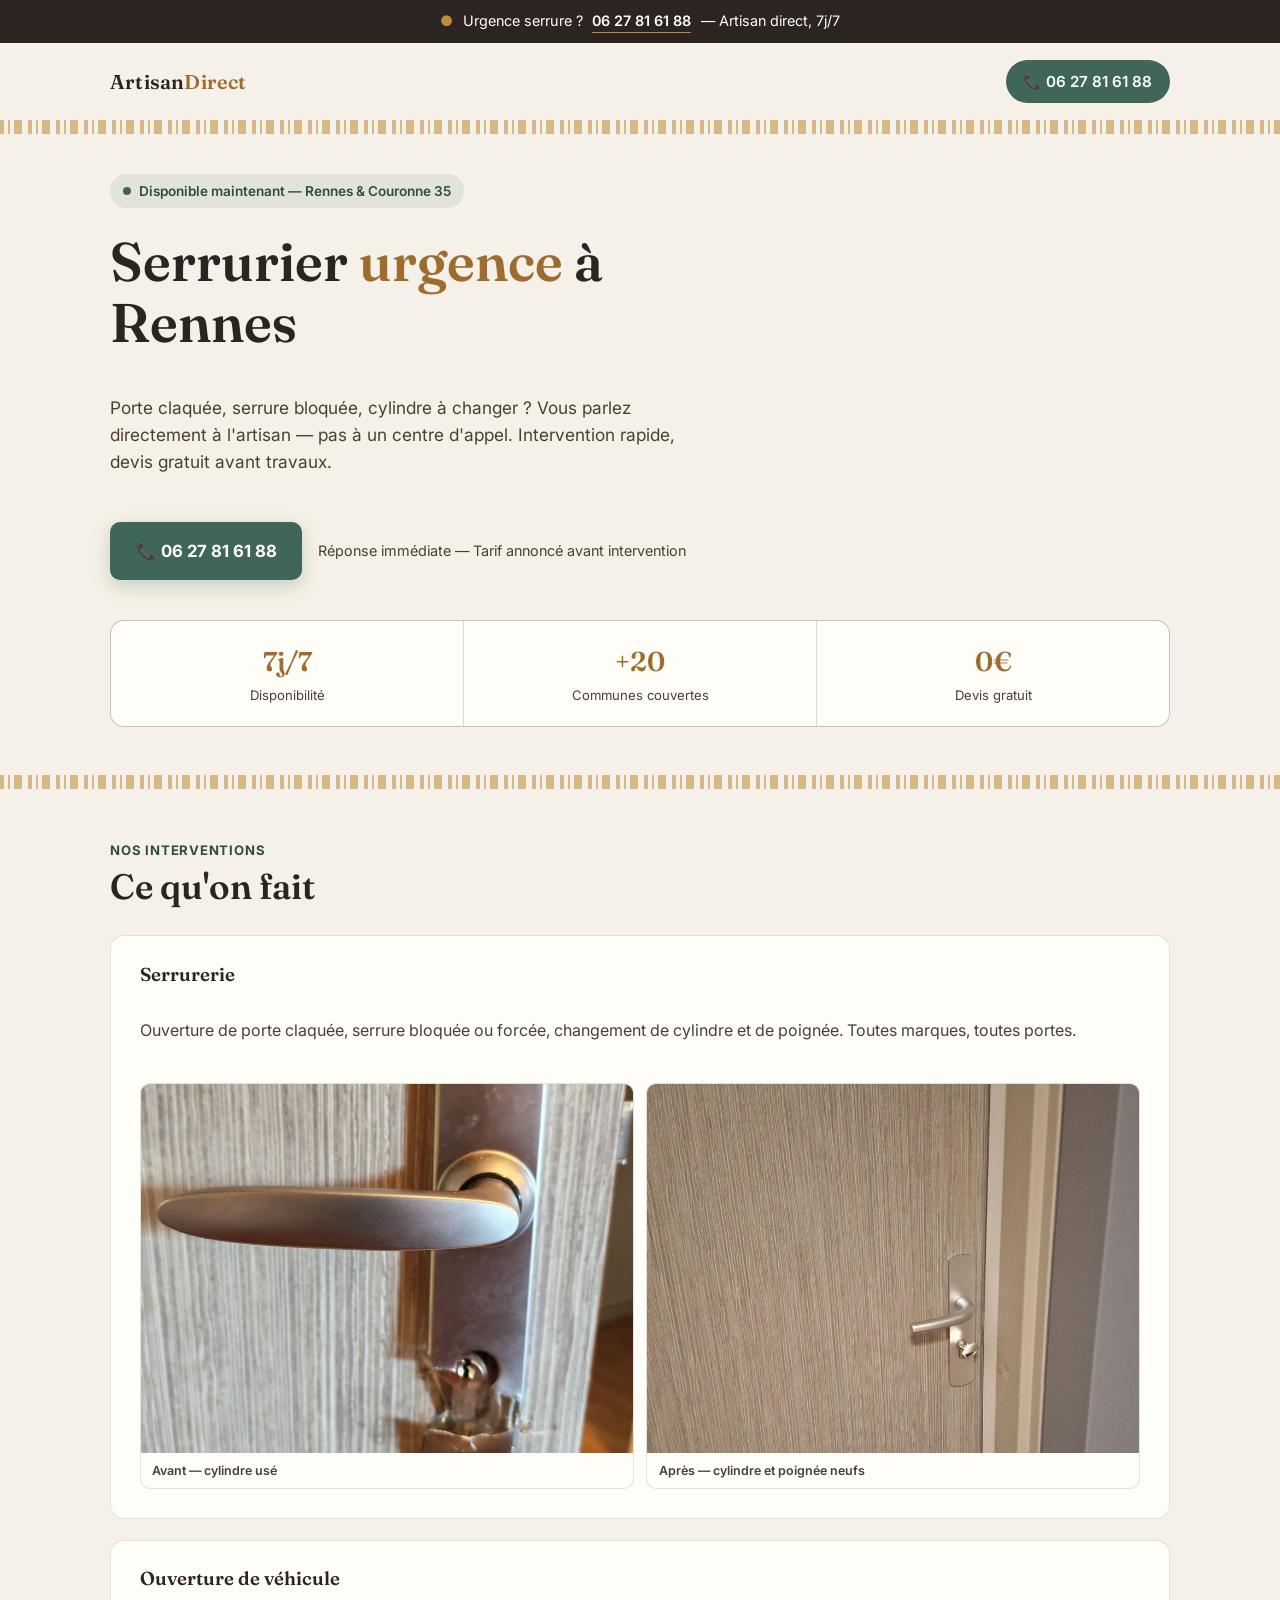
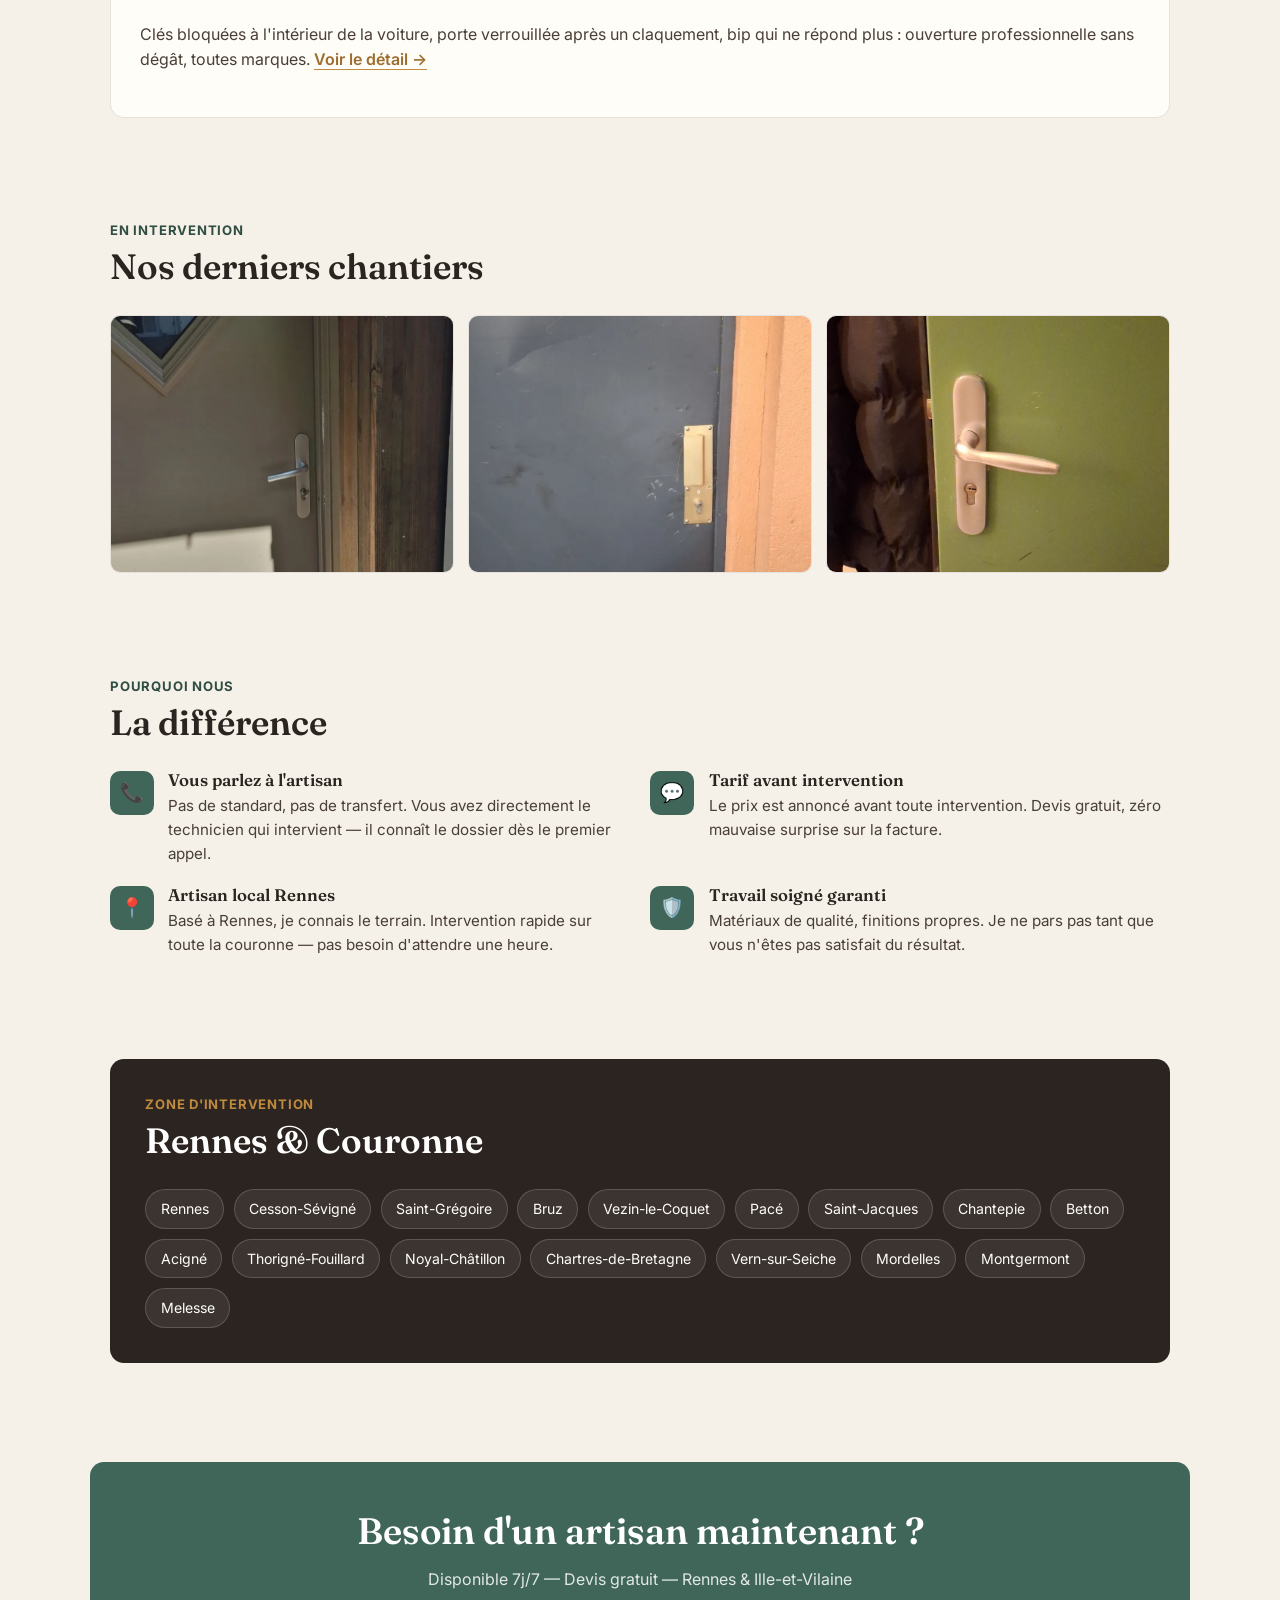
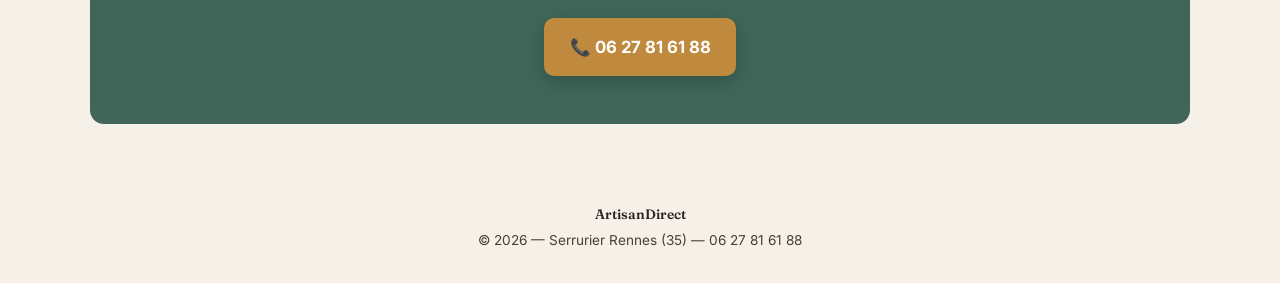
<file: index (8).html>
<!DOCTYPE html>
<html lang="fr">
<head>
<meta charset="UTF-8">
<meta name="viewport" content="width=device-width, initial-scale=1.0">
<title>Serrurier Rennes — ArtisanDirect — Intervention Rapide 7j/7</title>
<meta name="description" content="Serrurier à Rennes et couronne. Intervention rapide, devis gratuit, artisan local. Appelez le 06 27 81 61 88.">
<meta name="google-site-verification" content="i9MvHe71g-a1JMKMtIOlfGI_Ly2MVV_iL79cWzJHnZI" />
<link rel="preconnect" href="https://fonts.googleapis.com">
<link rel="preconnect" href="https://fonts.gstatic.com" crossorigin>
<link href="https://fonts.googleapis.com/css2?family=Fraunces:opsz,wght@9..144,400;9..144,500;9..144,600;9..144,700&family=Inter:wght@400;500;600;700&display=swap" rel="stylesheet">
<style>
  :root{
    --ink:#2B2420;
    --ink-soft:#4A3F37;
    --brass:#C08A3E;
    --brass-deep:#9C6D2E;
    --pine:#3F6659;
    --pine-deep:#2F4D42;
    --paper:#F5F1E8;
    --paper-card:#FFFDF8;
    --line: rgba(43,36,32,0.12);
    --radius: 14px;
  }
  *{box-sizing:border-box;}
  html{scroll-behavior:smooth;}
  body{
    margin:0;
    background:var(--paper);
    color:var(--ink);
    font-family:'Inter',sans-serif;
    line-height:1.55;
    -webkit-font-smoothing:antialiased;
  }
  h1,h2,h3{
    font-family:'Fraunces',serif;
    font-weight:600;
    line-height:1.12;
    margin:0;
    color:var(--ink);
  }
  a{color:inherit;text-decoration:none;}
  img{max-width:100%;display:block;}

  /* --- key-teeth divider, the signature element --- */
  .key-divider{
    width:100%;
    height:14px;
    background-repeat:repeat-x;
    background-size:28px 14px;
    background-image: linear-gradient(90deg, var(--brass) 0 4px, transparent 4px 8px, var(--brass) 8px 10px, transparent 10px 14px, var(--brass) 14px 22px, transparent 22px 28px);
    opacity:.55;
  }

  /* --- top bar --- */
  .topbar{
    background:var(--ink);
    color:var(--paper-card);
    font-size:.9rem;
    padding:.6rem 1.25rem;
    display:flex;
    align-items:center;
    justify-content:center;
    gap:.6rem;
    text-align:center;
    flex-wrap:wrap;
  }
  .topbar .dot{color:var(--brass);}
  .topbar a{
    color:var(--paper-card);
    font-weight:600;
    border-bottom:1px solid var(--brass);
  }

  header.site{
    padding:1.1rem 1.25rem;
    display:flex;
    align-items:center;
    justify-content:space-between;
    max-width:1100px;
    margin:0 auto;
  }
  .brand{
    font-family:'Fraunces',serif;
    font-weight:600;
    font-size:1.25rem;
    letter-spacing:.01em;
  }
  .brand span{color:var(--brass-deep);}
  .call-pill{
    background:var(--pine);
    color:#fff;
    padding:.6rem 1.1rem;
    border-radius:999px;
    font-weight:600;
    font-size:.95rem;
    display:inline-flex;
    align-items:center;
    gap:.5rem;
    white-space:nowrap;
  }

  /* --- hero --- */
  .hero{
    max-width:1100px;
    margin:0 auto;
    padding:2.5rem 1.25rem 3rem;
    display:grid;
    gap:1.5rem;
  }
  .eyebrow{
    display:inline-flex;
    align-items:center;
    gap:.5rem;
    font-size:.85rem;
    font-weight:600;
    color:var(--pine-deep);
    background:rgba(63,102,89,0.1);
    padding:.4rem .8rem;
    border-radius:999px;
    width:fit-content;
  }
  .eyebrow::before{
    content:"";
    width:8px;height:8px;
    border-radius:50%;
    background:var(--pine);
    display:inline-block;
  }
  h1.hero-title{
    font-size:clamp(2.1rem, 5vw, 3.4rem);
    max-width:16ch;
  }
  h1.hero-title em{
    font-style:normal;
    color:var(--brass-deep);
    position:relative;
  }
  .hero-sub{
    font-size:1.08rem;
    color:var(--ink-soft);
    max-width:52ch;
  }
  .hero-cta{
    display:flex;
    flex-wrap:wrap;
    gap:1rem;
    align-items:center;
    margin-top:.3rem;
  }
  .btn-primary{
    background:var(--pine);
    color:#fff;
    padding:1rem 1.6rem;
    border-radius:10px;
    font-weight:700;
    font-size:1.05rem;
    display:inline-flex;
    align-items:center;
    gap:.6rem;
    box-shadow:0 6px 18px rgba(63,102,89,0.25);
    transition:transform .15s ease, box-shadow .15s ease;
  }
  .btn-primary:hover{transform:translateY(-1px);box-shadow:0 8px 22px rgba(63,102,89,0.32);}
  .hero-note{
    font-size:.9rem;
    color:var(--ink-soft);
  }

  .stat-row{
    display:grid;
    grid-template-columns:repeat(3,1fr);
    gap:1px;
    background:var(--line);
    border:1px solid var(--line);
    border-radius:var(--radius);
    overflow:hidden;
    margin-top:1rem;
  }
  .stat{
    background:var(--paper-card);
    padding:1.2rem 1rem;
    text-align:center;
  }
  .stat .num{
    font-family:'Fraunces',serif;
    font-size:1.7rem;
    font-weight:600;
    color:var(--brass-deep);
    display:block;
  }
  .stat .label{
    font-size:.82rem;
    color:var(--ink-soft);
  }

  section{
    max-width:1100px;
    margin:0 auto;
    padding:3.2rem 1.25rem;
  }
  .section-head{
    margin-bottom:1.8rem;
    max-width:60ch;
  }
  .section-head .kicker{
    font-size:.82rem;
    font-weight:700;
    letter-spacing:.06em;
    text-transform:uppercase;
    color:var(--pine-deep);
    display:block;
    margin-bottom:.4rem;
  }
  .section-head h2{
    font-size:clamp(1.6rem, 3vw, 2.2rem);
  }

  /* --- services --- */
  .service-card{
    background:var(--paper-card);
    border:1px solid var(--line);
    border-radius:var(--radius);
    padding:1.8rem;
    display:grid;
    gap:1rem;
  }
  .service-card p{color:var(--ink-soft);}
  .service-card a.inline-link{
    color:var(--brass-deep);
    font-weight:600;
    border-bottom:1px solid var(--brass);
  }
  .before-after{
    display:grid;
    grid-template-columns:1fr 1fr;
    gap:.8rem;
    margin-top:.5rem;
  }
  .ba-frame{
    border-radius:10px;
    overflow:hidden;
    border:1px solid var(--line);
    background:var(--paper-card);
  }
  .ba-frame img{
    width:100%;
    aspect-ratio:4/3;
    object-fit:cover;
    display:block;
  }
  .ba-frame .cap{
    padding:.5rem .7rem;
    font-size:.78rem;
    font-weight:600;
    color:var(--ink-soft);
  }
  .gallery-grid{
    display:grid;
    grid-template-columns:repeat(3,1fr);
    gap:.9rem;
  }
  @media (max-width:720px){
    .gallery-grid{grid-template-columns:1fr 1fr;}
  }

  /* --- why us --- */
  .why-grid{
    display:grid;
    grid-template-columns:repeat(2,1fr);
    gap:1.3rem;
  }
  .why-item{
    display:grid;
    grid-template-columns:auto 1fr;
    gap:.9rem;
    align-items:start;
  }
  .why-icon{
    width:44px;height:44px;
    border-radius:10px;
    background:var(--pine);
    color:#fff;
    display:flex;
    align-items:center;
    justify-content:center;
    font-size:1.2rem;
    flex-shrink:0;
  }
  .why-item h3{
    font-size:1.05rem;
    font-weight:600;
    margin-bottom:.3rem;
  }
  .why-item p{
    color:var(--ink-soft);
    font-size:.95rem;
    margin:0;
  }

  /* --- zone --- */
  .zone-wrap{
    background:var(--ink);
    color:var(--paper-card);
    border-radius:var(--radius);
    padding:2.2rem;
  }
  .zone-wrap .section-head .kicker{color:var(--brass);}
  .zone-wrap h2{color:#fff;}
  .zone-list{
    display:flex;
    flex-wrap:wrap;
    gap:.6rem;
    margin-top:1.3rem;
  }
  .zone-list span{
    background:rgba(245,241,232,0.08);
    border:1px solid rgba(245,241,232,0.18);
    padding:.5rem .9rem;
    border-radius:999px;
    font-size:.88rem;
  }

  /* --- final cta --- */
  .final-cta{
    text-align:center;
    background:var(--pine);
    color:#fff;
    border-radius:var(--radius);
    padding:3rem 1.5rem;
    margin:3rem auto;
    max-width:1100px;
  }
  .final-cta h2{color:#fff;font-size:clamp(1.6rem,3vw,2.3rem);margin-bottom:.6rem;}
  .final-cta p{color:rgba(255,255,255,.85);margin-bottom:1.6rem;}
  .final-cta .btn-primary{
    background:var(--brass);
    box-shadow:0 6px 18px rgba(0,0,0,0.2);
  }
  .final-cta .btn-primary:hover{background:var(--brass-deep);}

  footer{
    padding:2rem 1.25rem;
    text-align:center;
    font-size:.85rem;
    color:var(--ink-soft);
  }
  footer .fbrand{
    font-family:'Fraunces',serif;
    font-weight:600;
    color:var(--ink);
    display:block;
    margin-bottom:.3rem;
  }

  @media (max-width: 720px){
    .why-grid, .before-after{grid-template-columns:1fr;}
    .stat-row{grid-template-columns:1fr;}
    header.site{flex-direction:column;gap:.8rem;align-items:flex-start;}
  }

  @media (prefers-reduced-motion: reduce){
    html{scroll-behavior:auto;}
    .btn-primary{transition:none;}
  }
</style>
</head>
<body>

  <div class="topbar">
    <span class="dot">●</span> Urgence serrure ? <a href="tel:0627816188">06 27 81 61 88</a> — Artisan direct, 7j/7
  </div>

  <header class="site">
    <div class="brand">Artisan<span>Direct</span></div>
    <a class="call-pill" href="tel:0627816188">📞 06 27 81 61 88</a>
  </header>

  <div class="key-divider"></div>

  <main>
    <section class="hero">
      <span class="eyebrow">Disponible maintenant — Rennes & Couronne 35</span>
      <h1 class="hero-title">Serrurier <em>urgence</em> à Rennes</h1>
      <p class="hero-sub">Porte claquée, serrure bloquée, cylindre à changer ? Vous parlez directement à l'artisan — pas à un centre d'appel. Intervention rapide, devis gratuit avant travaux.</p>
      <div class="hero-cta">
        <a class="btn-primary" href="tel:0627816188">📞 06 27 81 61 88</a>
        <span class="hero-note">Réponse immédiate — Tarif annoncé avant intervention</span>
      </div>
      <div class="stat-row">
        <div class="stat"><span class="num">7j/7</span><span class="label">Disponibilité</span></div>
        <div class="stat"><span class="num">+20</span><span class="label">Communes couvertes</span></div>
        <div class="stat"><span class="num">0€</span><span class="label">Devis gratuit</span></div>
      </div>
    </section>

    <div class="key-divider"></div>

    <section id="services">
      <div class="section-head">
        <span class="kicker">Nos interventions</span>
        <h2>Ce qu'on fait</h2>
      </div>
      <div class="service-card">
        <h3>Serrurerie</h3>
        <p>Ouverture de porte claquée, serrure bloquée ou forcée, changement de cylindre et de poignée. Toutes marques, toutes portes.</p>
        <div class="before-after">
          <div class="ba-frame">
            <img src="[data-uri]" alt="Cylindre usé avant intervention">
            <div class="cap">Avant — cylindre usé</div>
          </div>
          <div class="ba-frame">
            <img src="[data-uri]" alt="Cylindre et poignée neufs après intervention">
            <div class="cap">Après — cylindre et poignée neufs</div>
          </div>
        </div>
      </div>

      <div class="service-card" style="margin-top:1.3rem;">
        <h3>Ouverture de véhicule</h3>
        <p>Clés bloquées à l'intérieur de la voiture, porte verrouillée après un claquement, bip qui ne répond plus : ouverture professionnelle sans dégât, toutes marques. <a class="inline-link" href="/ouverture-porte-voiture.html">Voir le détail →</a></p>
      </div>
    </section>

    <section id="gallery">
      <div class="section-head">
        <span class="kicker">En intervention</span>
        <h2>Nos derniers chantiers</h2>
      </div>
      <div class="gallery-grid">
        <div class="ba-frame"><img src="[data-uri]" alt="Intervention serrurerie Rennes"></div>
        <div class="ba-frame"><img src="[data-uri]" alt="Intervention serrurerie Rennes"></div>
        <div class="ba-frame"><img src="[data-uri]" alt="Intervention serrurerie Rennes"></div>
      </div>
    </section>

    <section id="why">
      <div class="section-head">
        <span class="kicker">Pourquoi nous</span>
        <h2>La différence</h2>
      </div>
      <div class="why-grid">
        <div class="why-item">
          <div class="why-icon">📞</div>
          <div>
            <h3>Vous parlez à l'artisan</h3>
            <p>Pas de standard, pas de transfert. Vous avez directement le technicien qui intervient — il connaît le dossier dès le premier appel.</p>
          </div>
        </div>
        <div class="why-item">
          <div class="why-icon">💬</div>
          <div>
            <h3>Tarif avant intervention</h3>
            <p>Le prix est annoncé avant toute intervention. Devis gratuit, zéro mauvaise surprise sur la facture.</p>
          </div>
        </div>
        <div class="why-item">
          <div class="why-icon">📍</div>
          <div>
            <h3>Artisan local Rennes</h3>
            <p>Basé à Rennes, je connais le terrain. Intervention rapide sur toute la couronne — pas besoin d'attendre une heure.</p>
          </div>
        </div>
        <div class="why-item">
          <div class="why-icon">🛡️</div>
          <div>
            <h3>Travail soigné garanti</h3>
            <p>Matériaux de qualité, finitions propres. Je ne pars pas tant que vous n'êtes pas satisfait du résultat.</p>
          </div>
        </div>
      </div>
    </section>

    <section id="zone">
      <div class="zone-wrap">
        <div class="section-head">
          <span class="kicker">Zone d'intervention</span>
          <h2>Rennes & Couronne</h2>
        </div>
        <div class="zone-list">
          <span>Rennes</span><span>Cesson-Sévigné</span><span>Saint-Grégoire</span><span>Bruz</span>
          <span>Vezin-le-Coquet</span><span>Pacé</span><span>Saint-Jacques</span><span>Chantepie</span>
          <span>Betton</span><span>Acigné</span><span>Thorigné-Fouillard</span><span>Noyal-Châtillon</span>
          <span>Chartres-de-Bretagne</span><span>Vern-sur-Seiche</span><span>Mordelles</span>
          <span>Montgermont</span><span>Melesse</span>
        </div>
      </div>
    </section>

    <div class="final-cta">
      <h2>Besoin d'un artisan maintenant ?</h2>
      <p>Disponible 7j/7 — Devis gratuit — Rennes & Ille-et-Vilaine</p>
      <a class="btn-primary" href="tel:0627816188">📞 06 27 81 61 88</a>
    </div>
  </main>

  <footer>
    <span class="fbrand">ArtisanDirect</span>
    © 2026 — Serrurier Rennes (35) — 06 27 81 61 88
  </footer>

</body>
</html>
</file>
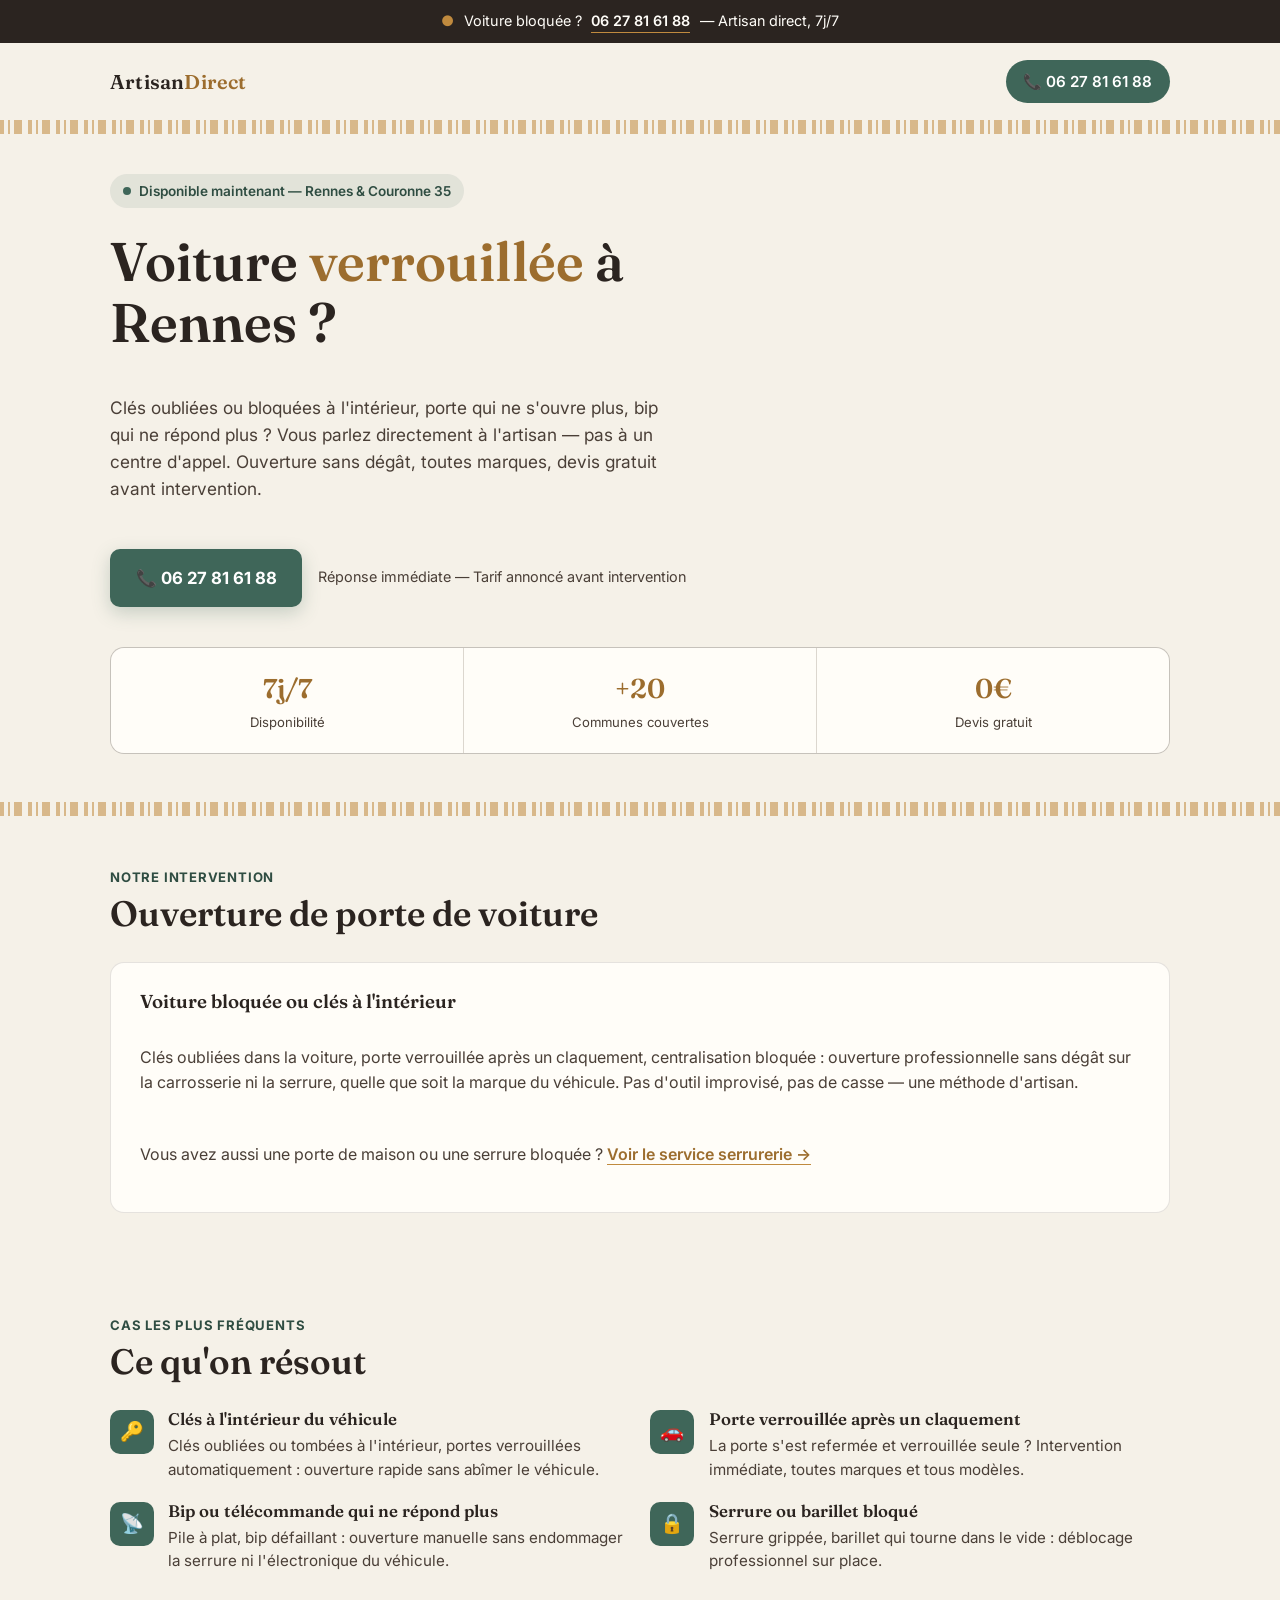
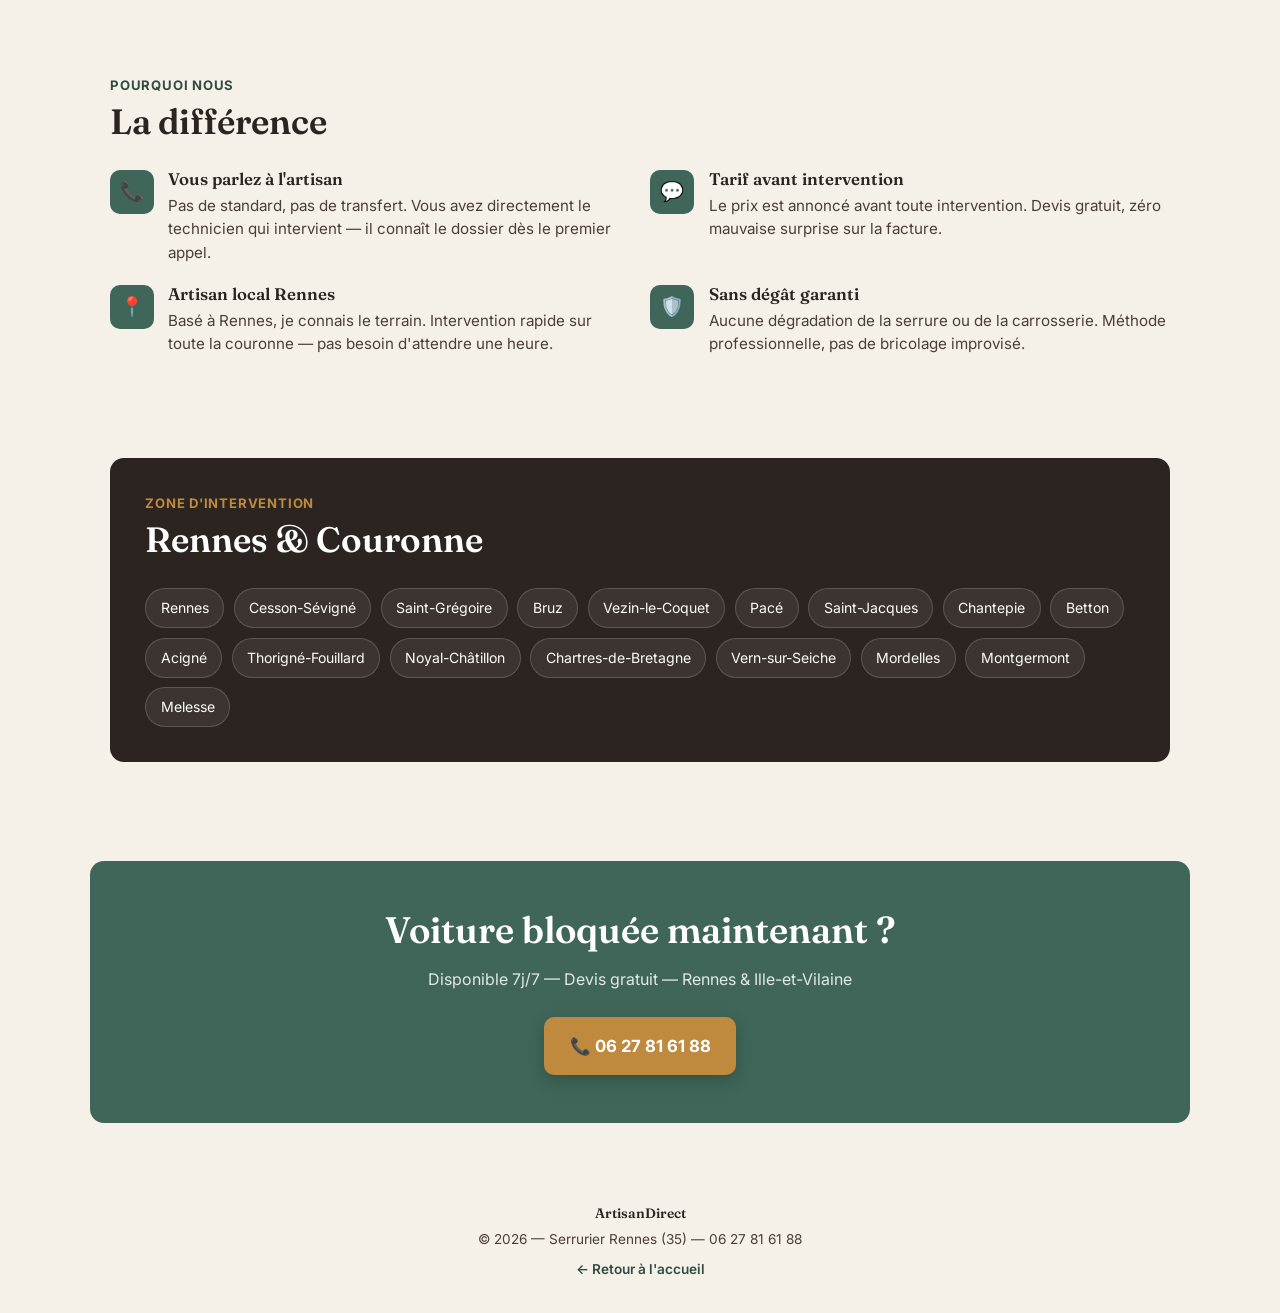
<file: ouverture-porte-voiture.html>
<!DOCTYPE html>
<html lang="fr">
<head>
<meta charset="UTF-8">
<meta name="viewport" content="width=device-width, initial-scale=1.0">
<title>Ouverture de Porte de Voiture Rennes — ArtisanDirect — Intervention 7j/7</title>
<meta name="description" content="Clés bloquées dans la voiture, porte verrouillée ? Ouverture de véhicule à Rennes et couronne, toutes marques, sans dégât. Devis gratuit, artisan direct. 06 27 81 61 88.">
<link rel="preconnect" href="https://fonts.googleapis.com">
<link rel="preconnect" href="https://fonts.gstatic.com" crossorigin>
<link href="https://fonts.googleapis.com/css2?family=Fraunces:opsz,wght@9..144,400;9..144,500;9..144,600;9..144,700&family=Inter:wght@400;500;600;700&display=swap" rel="stylesheet">
<style>
  :root{
    --ink:#2B2420;
    --ink-soft:#4A3F37;
    --brass:#C08A3E;
    --brass-deep:#9C6D2E;
    --pine:#3F6659;
    --pine-deep:#2F4D42;
    --paper:#F5F1E8;
    --paper-card:#FFFDF8;
    --line: rgba(43,36,32,0.12);
    --radius: 14px;
  }
  *{box-sizing:border-box;}
  html{scroll-behavior:smooth;}
  body{
    margin:0;
    background:var(--paper);
    color:var(--ink);
    font-family:'Inter',sans-serif;
    line-height:1.55;
    -webkit-font-smoothing:antialiased;
  }
  h1,h2,h3{
    font-family:'Fraunces',serif;
    font-weight:600;
    line-height:1.12;
    margin:0;
    color:var(--ink);
  }
  a{color:inherit;text-decoration:none;}
  img{max-width:100%;display:block;}

  /* --- key-teeth divider, the signature element --- */
  .key-divider{
    width:100%;
    height:14px;
    background-repeat:repeat-x;
    background-size:28px 14px;
    background-image: linear-gradient(90deg, var(--brass) 0 4px, transparent 4px 8px, var(--brass) 8px 10px, transparent 10px 14px, var(--brass) 14px 22px, transparent 22px 28px);
    opacity:.55;
  }

  /* --- top bar --- */
  .topbar{
    background:var(--ink);
    color:var(--paper-card);
    font-size:.9rem;
    padding:.6rem 1.25rem;
    display:flex;
    align-items:center;
    justify-content:center;
    gap:.6rem;
    text-align:center;
    flex-wrap:wrap;
  }
  .topbar .dot{color:var(--brass);}
  .topbar a{
    color:var(--paper-card);
    font-weight:600;
    border-bottom:1px solid var(--brass);
  }

  header.site{
    padding:1.1rem 1.25rem;
    display:flex;
    align-items:center;
    justify-content:space-between;
    max-width:1100px;
    margin:0 auto;
  }
  .brand{
    font-family:'Fraunces',serif;
    font-weight:600;
    font-size:1.25rem;
    letter-spacing:.01em;
  }
  .brand span{color:var(--brass-deep);}
  .call-pill{
    background:var(--pine);
    color:#fff;
    padding:.6rem 1.1rem;
    border-radius:999px;
    font-weight:600;
    font-size:.95rem;
    display:inline-flex;
    align-items:center;
    gap:.5rem;
    white-space:nowrap;
  }

  /* --- hero --- */
  .hero{
    max-width:1100px;
    margin:0 auto;
    padding:2.5rem 1.25rem 3rem;
    display:grid;
    gap:1.5rem;
  }
  .eyebrow{
    display:inline-flex;
    align-items:center;
    gap:.5rem;
    font-size:.85rem;
    font-weight:600;
    color:var(--pine-deep);
    background:rgba(63,102,89,0.1);
    padding:.4rem .8rem;
    border-radius:999px;
    width:fit-content;
  }
  .eyebrow::before{
    content:"";
    width:8px;height:8px;
    border-radius:50%;
    background:var(--pine);
    display:inline-block;
  }
  h1.hero-title{
    font-size:clamp(2.1rem, 5vw, 3.4rem);
    max-width:16ch;
  }
  h1.hero-title em{
    font-style:normal;
    color:var(--brass-deep);
    position:relative;
  }
  .hero-sub{
    font-size:1.08rem;
    color:var(--ink-soft);
    max-width:52ch;
  }
  .hero-cta{
    display:flex;
    flex-wrap:wrap;
    gap:1rem;
    align-items:center;
    margin-top:.3rem;
  }
  .btn-primary{
    background:var(--pine);
    color:#fff;
    padding:1rem 1.6rem;
    border-radius:10px;
    font-weight:700;
    font-size:1.05rem;
    display:inline-flex;
    align-items:center;
    gap:.6rem;
    box-shadow:0 6px 18px rgba(63,102,89,0.25);
    transition:transform .15s ease, box-shadow .15s ease;
  }
  .btn-primary:hover{transform:translateY(-1px);box-shadow:0 8px 22px rgba(63,102,89,0.32);}
  .hero-note{
    font-size:.9rem;
    color:var(--ink-soft);
  }

  .stat-row{
    display:grid;
    grid-template-columns:repeat(3,1fr);
    gap:1px;
    background:var(--line);
    border:1px solid var(--line);
    border-radius:var(--radius);
    overflow:hidden;
    margin-top:1rem;
  }
  .stat{
    background:var(--paper-card);
    padding:1.2rem 1rem;
    text-align:center;
  }
  .stat .num{
    font-family:'Fraunces',serif;
    font-size:1.7rem;
    font-weight:600;
    color:var(--brass-deep);
    display:block;
  }
  .stat .label{
    font-size:.82rem;
    color:var(--ink-soft);
  }

  section{
    max-width:1100px;
    margin:0 auto;
    padding:3.2rem 1.25rem;
  }
  .section-head{
    margin-bottom:1.8rem;
    max-width:60ch;
  }
  .section-head .kicker{
    font-size:.82rem;
    font-weight:700;
    letter-spacing:.06em;
    text-transform:uppercase;
    color:var(--pine-deep);
    display:block;
    margin-bottom:.4rem;
  }
  .section-head h2{
    font-size:clamp(1.6rem, 3vw, 2.2rem);
  }

  /* --- services / situations --- */
  .service-card{
    background:var(--paper-card);
    border:1px solid var(--line);
    border-radius:var(--radius);
    padding:1.8rem;
    display:grid;
    gap:1rem;
  }
  .service-card p{color:var(--ink-soft);}
  .service-card a.inline-link{
    color:var(--brass-deep);
    font-weight:600;
    border-bottom:1px solid var(--brass);
  }

  /* --- why us / situations grid --- */
  .why-grid{
    display:grid;
    grid-template-columns:repeat(2,1fr);
    gap:1.3rem;
  }
  .why-item{
    display:grid;
    grid-template-columns:auto 1fr;
    gap:.9rem;
    align-items:start;
  }
  .why-icon{
    width:44px;height:44px;
    border-radius:10px;
    background:var(--pine);
    color:#fff;
    display:flex;
    align-items:center;
    justify-content:center;
    font-size:1.2rem;
    flex-shrink:0;
  }
  .why-item h3{
    font-size:1.05rem;
    font-weight:600;
    margin-bottom:.3rem;
  }
  .why-item p{
    color:var(--ink-soft);
    font-size:.95rem;
    margin:0;
  }

  /* --- zone --- */
  .zone-wrap{
    background:var(--ink);
    color:var(--paper-card);
    border-radius:var(--radius);
    padding:2.2rem;
  }
  .zone-wrap .section-head .kicker{color:var(--brass);}
  .zone-wrap h2{color:#fff;}
  .zone-list{
    display:flex;
    flex-wrap:wrap;
    gap:.6rem;
    margin-top:1.3rem;
  }
  .zone-list span{
    background:rgba(245,241,232,0.08);
    border:1px solid rgba(245,241,232,0.18);
    padding:.5rem .9rem;
    border-radius:999px;
    font-size:.88rem;
  }

  /* --- final cta --- */
  .final-cta{
    text-align:center;
    background:var(--pine);
    color:#fff;
    border-radius:var(--radius);
    padding:3rem 1.5rem;
    margin:3rem auto;
    max-width:1100px;
  }
  .final-cta h2{color:#fff;font-size:clamp(1.6rem,3vw,2.3rem);margin-bottom:.6rem;}
  .final-cta p{color:rgba(255,255,255,.85);margin-bottom:1.6rem;}
  .final-cta .btn-primary{
    background:var(--brass);
    box-shadow:0 6px 18px rgba(0,0,0,0.2);
  }
  .final-cta .btn-primary:hover{background:var(--brass-deep);}

  footer{
    padding:2rem 1.25rem;
    text-align:center;
    font-size:.85rem;
    color:var(--ink-soft);
  }
  footer .fbrand{
    font-family:'Fraunces',serif;
    font-weight:600;
    color:var(--ink);
    display:block;
    margin-bottom:.3rem;
  }
  footer a.back-home{
    color:var(--pine-deep);
    font-weight:600;
    display:inline-block;
    margin-top:.6rem;
  }

  @media (max-width: 720px){
    .why-grid, .before-after{grid-template-columns:1fr;}
    .stat-row{grid-template-columns:1fr;}
    header.site{flex-direction:column;gap:.8rem;align-items:flex-start;}
  }

  @media (prefers-reduced-motion: reduce){
    html{scroll-behavior:auto;}
    .btn-primary{transition:none;}
  }
</style>
</head>
<body>

  <div class="topbar">
    <span class="dot">●</span> Voiture bloquée ? <a href="tel:0627816188">06 27 81 61 88</a> — Artisan direct, 7j/7
  </div>

  <header class="site">
    <a class="brand" href="/">Artisan<span>Direct</span></a>
    <a class="call-pill" href="tel:0627816188">📞 06 27 81 61 88</a>
  </header>

  <div class="key-divider"></div>

  <main>
    <section class="hero">
      <span class="eyebrow">Disponible maintenant — Rennes & Couronne 35</span>
      <h1 class="hero-title">Voiture <em>verrouillée</em> à Rennes ?</h1>
      <p class="hero-sub">Clés oubliées ou bloquées à l'intérieur, porte qui ne s'ouvre plus, bip qui ne répond plus ? Vous parlez directement à l'artisan — pas à un centre d'appel. Ouverture sans dégât, toutes marques, devis gratuit avant intervention.</p>
      <div class="hero-cta">
        <a class="btn-primary" href="tel:0627816188">📞 06 27 81 61 88</a>
        <span class="hero-note">Réponse immédiate — Tarif annoncé avant intervention</span>
      </div>
      <div class="stat-row">
        <div class="stat"><span class="num">7j/7</span><span class="label">Disponibilité</span></div>
        <div class="stat"><span class="num">+20</span><span class="label">Communes couvertes</span></div>
        <div class="stat"><span class="num">0€</span><span class="label">Devis gratuit</span></div>
      </div>
    </section>

    <div class="key-divider"></div>

    <section id="service">
      <div class="section-head">
        <span class="kicker">Notre intervention</span>
        <h2>Ouverture de porte de voiture</h2>
      </div>
      <div class="service-card">
        <h3>Voiture bloquée ou clés à l'intérieur</h3>
        <p>Clés oubliées dans la voiture, porte verrouillée après un claquement, centralisation bloquée : ouverture professionnelle sans dégât sur la carrosserie ni la serrure, quelle que soit la marque du véhicule. Pas d'outil improvisé, pas de casse — une méthode d'artisan.</p>
        <p>Vous avez aussi une porte de maison ou une serrure bloquée ? <a class="inline-link" href="/#services">Voir le service serrurerie →</a></p>
      </div>
    </section>

    <section id="situations">
      <div class="section-head">
        <span class="kicker">Cas les plus fréquents</span>
        <h2>Ce qu'on résout</h2>
      </div>
      <div class="why-grid">
        <div class="why-item">
          <div class="why-icon">🔑</div>
          <div>
            <h3>Clés à l'intérieur du véhicule</h3>
            <p>Clés oubliées ou tombées à l'intérieur, portes verrouillées automatiquement : ouverture rapide sans abîmer le véhicule.</p>
          </div>
        </div>
        <div class="why-item">
          <div class="why-icon">🚗</div>
          <div>
            <h3>Porte verrouillée après un claquement</h3>
            <p>La porte s'est refermée et verrouillée seule ? Intervention immédiate, toutes marques et tous modèles.</p>
          </div>
        </div>
        <div class="why-item">
          <div class="why-icon">📡</div>
          <div>
            <h3>Bip ou télécommande qui ne répond plus</h3>
            <p>Pile à plat, bip défaillant : ouverture manuelle sans endommager la serrure ni l'électronique du véhicule.</p>
          </div>
        </div>
        <div class="why-item">
          <div class="why-icon">🔒</div>
          <div>
            <h3>Serrure ou barillet bloqué</h3>
            <p>Serrure grippée, barillet qui tourne dans le vide : déblocage professionnel sur place.</p>
          </div>
        </div>
      </div>
    </section>

    <section id="why">
      <div class="section-head">
        <span class="kicker">Pourquoi nous</span>
        <h2>La différence</h2>
      </div>
      <div class="why-grid">
        <div class="why-item">
          <div class="why-icon">📞</div>
          <div>
            <h3>Vous parlez à l'artisan</h3>
            <p>Pas de standard, pas de transfert. Vous avez directement le technicien qui intervient — il connaît le dossier dès le premier appel.</p>
          </div>
        </div>
        <div class="why-item">
          <div class="why-icon">💬</div>
          <div>
            <h3>Tarif avant intervention</h3>
            <p>Le prix est annoncé avant toute intervention. Devis gratuit, zéro mauvaise surprise sur la facture.</p>
          </div>
        </div>
        <div class="why-item">
          <div class="why-icon">📍</div>
          <div>
            <h3>Artisan local Rennes</h3>
            <p>Basé à Rennes, je connais le terrain. Intervention rapide sur toute la couronne — pas besoin d'attendre une heure.</p>
          </div>
        </div>
        <div class="why-item">
          <div class="why-icon">🛡️</div>
          <div>
            <h3>Sans dégât garanti</h3>
            <p>Aucune dégradation de la serrure ou de la carrosserie. Méthode professionnelle, pas de bricolage improvisé.</p>
          </div>
        </div>
      </div>
    </section>

    <section id="zone">
      <div class="zone-wrap">
        <div class="section-head">
          <span class="kicker">Zone d'intervention</span>
          <h2>Rennes & Couronne</h2>
        </div>
        <div class="zone-list">
          <span>Rennes</span><span>Cesson-Sévigné</span><span>Saint-Grégoire</span><span>Bruz</span>
          <span>Vezin-le-Coquet</span><span>Pacé</span><span>Saint-Jacques</span><span>Chantepie</span>
          <span>Betton</span><span>Acigné</span><span>Thorigné-Fouillard</span><span>Noyal-Châtillon</span>
          <span>Chartres-de-Bretagne</span><span>Vern-sur-Seiche</span><span>Mordelles</span>
          <span>Montgermont</span><span>Melesse</span>
        </div>
      </div>
    </section>

    <div class="final-cta">
      <h2>Voiture bloquée maintenant ?</h2>
      <p>Disponible 7j/7 — Devis gratuit — Rennes & Ille-et-Vilaine</p>
      <a class="btn-primary" href="tel:0627816188">📞 06 27 81 61 88</a>
    </div>
  </main>

  <footer>
    <span class="fbrand">ArtisanDirect</span>
    © 2026 — Serrurier Rennes (35) — 06 27 81 61 88
    <br>
    <a class="back-home" href="/">← Retour à l'accueil</a>
  </footer>

</body>
</html>
</file>
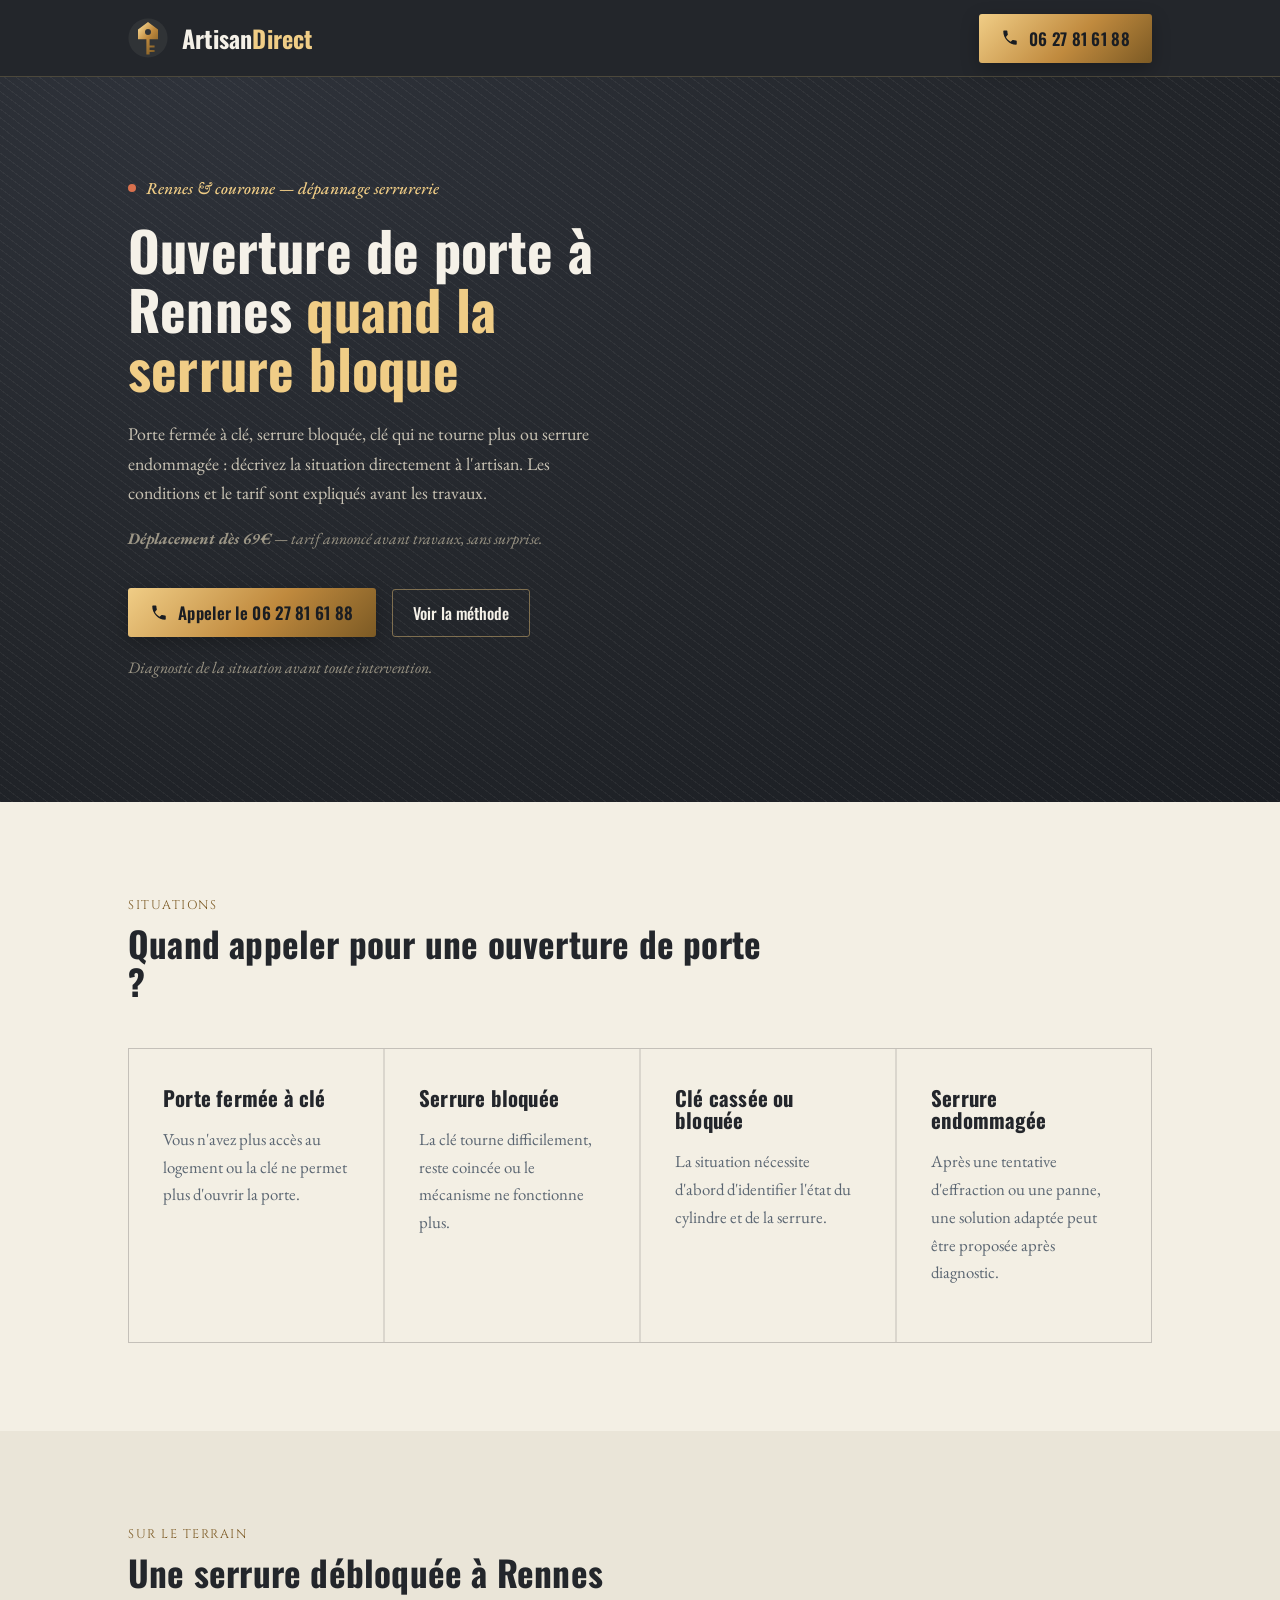
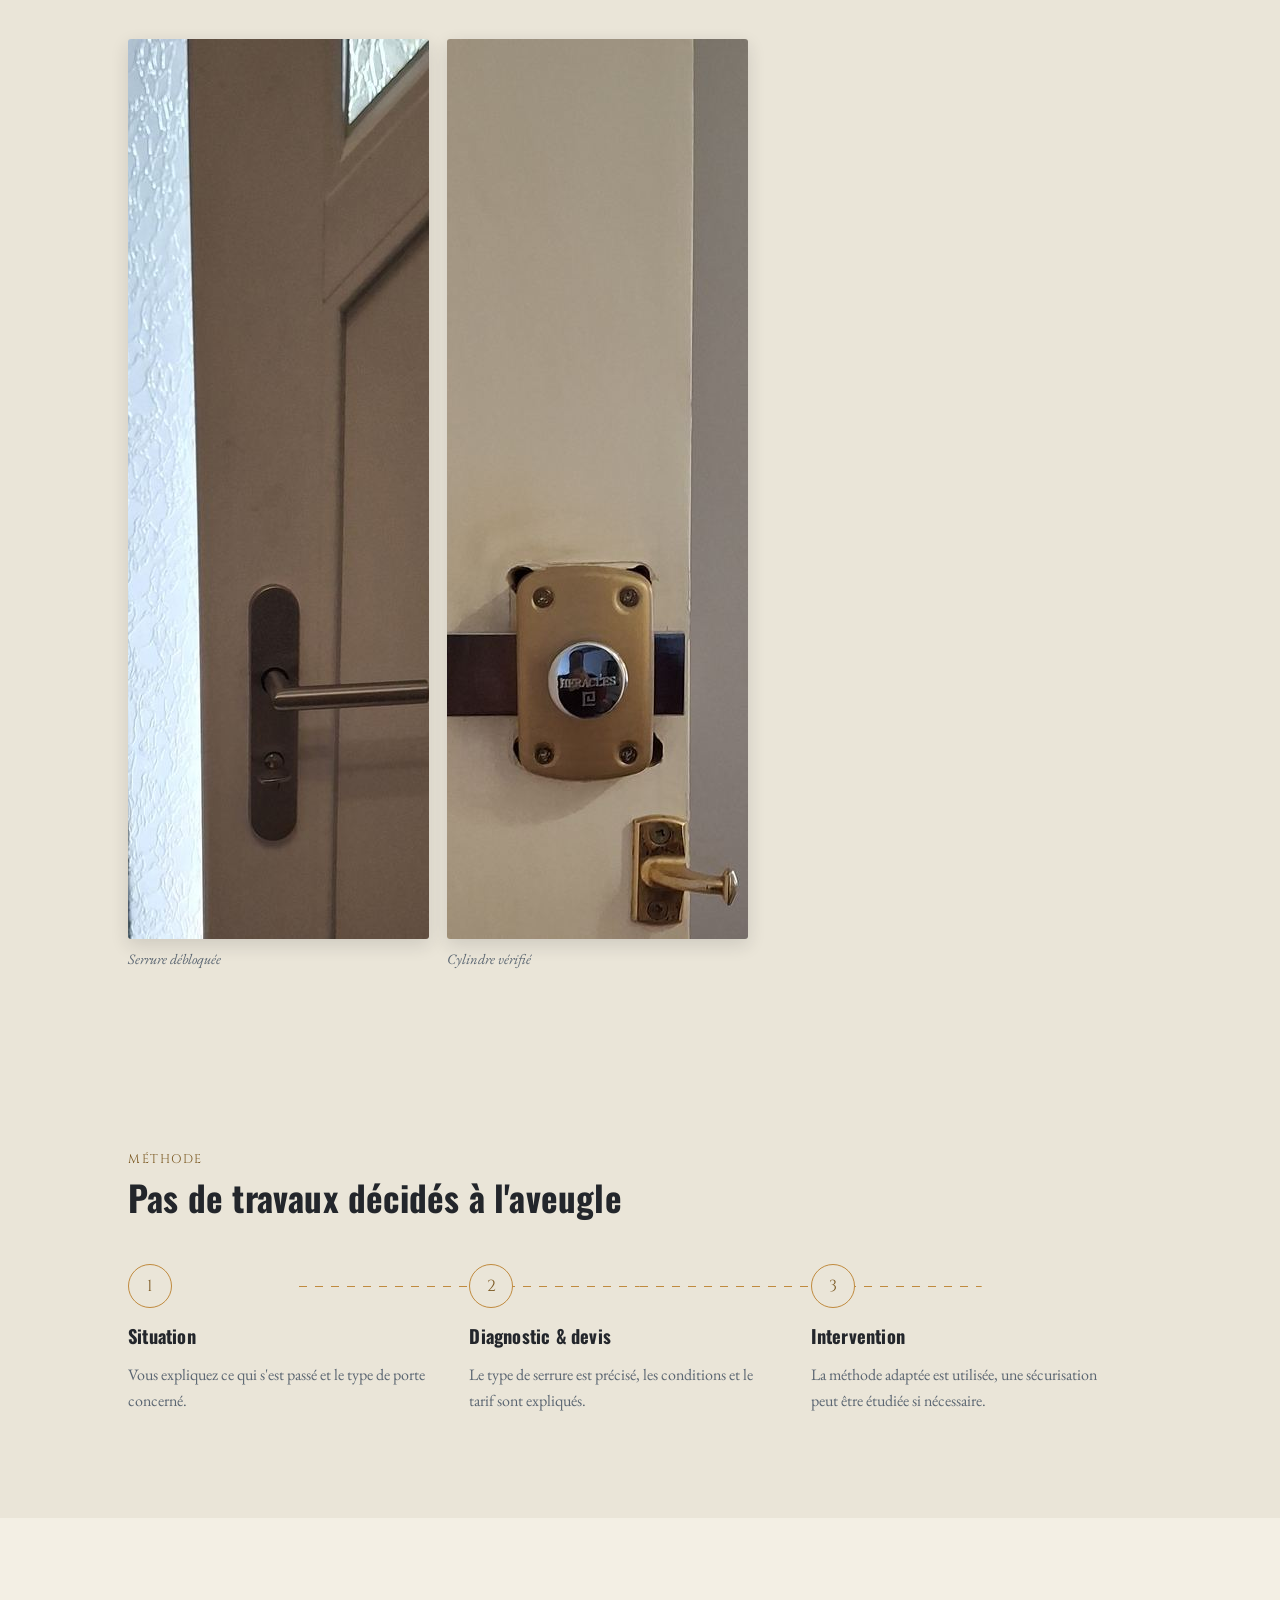
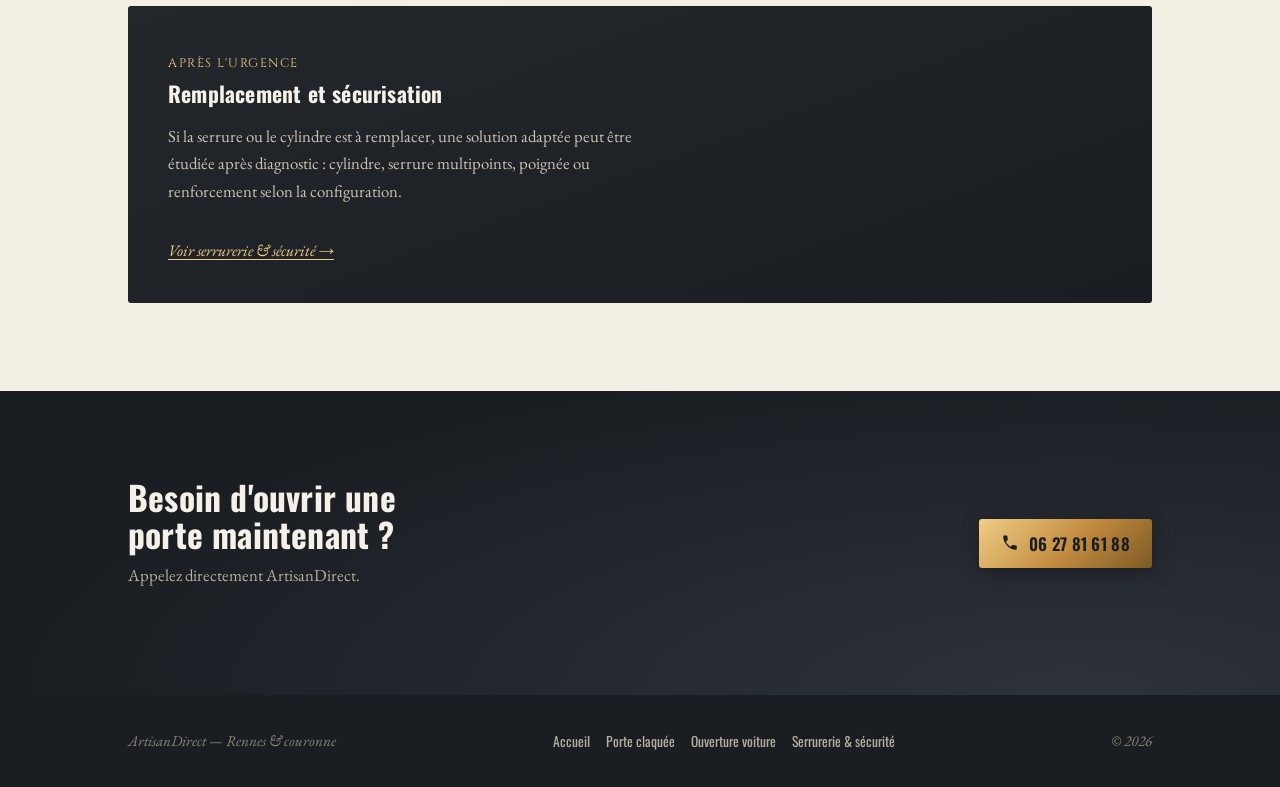
<file: ouverture-porte-rennes/index (14).html>
<!doctype html>
<html lang="fr">
<head>
<meta charset="utf-8"><meta name="viewport" content="width=device-width,initial-scale=1">
<title>Ouverture de porte à Rennes | Serrure bloquée – ArtisanDirect</title>
<meta name="description" content="Ouverture de porte à Rennes : porte fermée à clé, serrure bloquée ou clé qui ne tourne plus. ArtisanDirect, conditions et tarif expliqués avant travaux. 06 27 81 61 88.">
<link rel="canonical" href="https://artisandirect.fr/ouverture-porte-rennes/">
<link rel="preconnect" href="https://fonts.googleapis.com"><link rel="preconnect" href="https://fonts.gstatic.com" crossorigin>
<link href="https://fonts.googleapis.com/css2?family=Oswald:wght@400;500;600;700&family=Cinzel:wght@600&family=EB+Garamond:ital,wght@0,500;1,500;1,600&display=swap" rel="stylesheet">
<link rel="stylesheet" href="/styles.css">
<script type="application/ld+json">{"@context":"https://schema.org","@type":"Service","name":"Ouverture de porte à Rennes","provider":{"@type":"LocalBusiness","name":"ArtisanDirect","telephone":"+33627816188","url":"https://artisandirect.fr/"},"areaServed":"Rennes"}</script>
<!-- Google tag (gtag.js) -->
<script async src="https://www.googletagmanager.com/gtag/js?id=AW-18242315333"></script>
<script>
  window.dataLayer = window.dataLayer || [];
  function gtag(){dataLayer.push(arguments);}
  gtag('js', new Date());

  gtag('config', 'AW-18242315333');
</script>
<script>
  gtag('config', 'AW-18242315333/_WFbCNmuofkcEMXIzvpD', {
    'phone_conversion_number': '06 27 81 61 88'
  });
</script>
<script>
  // Conversion Google Ads : clic sur un bouton "Appeler"
  document.addEventListener('click', function (e) {
    var a = e.target.closest && e.target.closest('a[href^="tel:"]');
    if (a && typeof gtag === 'function') {
      gtag('event', 'conversion', {'send_to': 'AW-18242315333/yzt-CL2GsZEdEMXIzvpD', 'transport_type': 'beacon'});
    }
  });
</script>
</head>
<body>
<header class="topbar">
  <div class="wrap">
    <a class="mark" href="/">
      <svg width="40" height="40" viewBox="0 0 200 200" aria-hidden="true">
        <circle cx="100" cy="100" r="98" fill="#F5F1E8" fill-opacity="0.06"/>
        <path fill="url(#gTop)" fill-rule="evenodd" d="M100,20 L150,58 L150,106 L108,106 L108,138 L133,138 L133,148 L108,148 L108,160 L133,160 L133,170 L108,170 L108,182 L92,182 L92,106 L50,106 L50,58 Z M115,70 A15,15 0 1,0 85,70 A15,15 0 1,0 115,70 Z"/>
        <defs><linearGradient id="gTop" x1="15%" y1="10%" x2="85%" y2="95%"><stop offset="0%" stop-color="#F0CD86"/><stop offset="45%" stop-color="#C08A3E"/><stop offset="100%" stop-color="#7C5A24"/></linearGradient></defs>
      </svg>
      <span class="mark-word">Artisan<span class="accent">Direct</span></span>
    </a>
    <a class="btn-call" href="tel:+33627816188">
      <svg viewBox="0 0 24 24" fill="currentColor" aria-hidden="true"><path d="M6.6,10.8c1.4,2.7,3.6,4.9,6.3,6.3l2.1-2.1c0.3-0.3,0.7-0.4,1.1-0.3c1.2,0.4,2.5,0.6,3.9,0.6c0.6,0,1,0.4,1,1V20c0,0.6-0.4,1-1,1C11.4,21,3,12.6,3,3c0-0.6,0.4-1,1-1h3.5c0.6,0,1,0.4,1,1c0,1.4,0.2,2.7,0.6,3.9c0.1,0.4,0,0.8-0.3,1.1L6.6,10.8z"/></svg>
      <span class="full-number">06 27 81 61 88</span><span class="short-label">Appeler</span>
    </a>
  </div>
</header>

<section class="hero">
  <div class="wrap">
    <div class="eyebrow"><span class="dot"></span> Rennes &amp; couronne — dépannage serrurerie</div>
    <h1 class="hero-title">Ouverture de porte à Rennes <em>quand la serrure bloque</em></h1>
    <p class="hero-sub">Porte fermée à clé, serrure bloquée, clé qui ne tourne plus ou serrure endommagée : décrivez la situation directement à l'artisan. Les conditions et le tarif sont expliqués avant les travaux.</p>
    <p class="hero-note"><strong>Déplacement dès 69€</strong> — tarif annoncé avant travaux, sans surprise.</p>
    <div class="hero-cta-row">
      <a class="btn-call" href="tel:+33627816188">
        <svg viewBox="0 0 24 24" fill="currentColor" aria-hidden="true"><path d="M6.6,10.8c1.4,2.7,3.6,4.9,6.3,6.3l2.1-2.1c0.3-0.3,0.7-0.4,1.1-0.3c1.2,0.4,2.5,0.6,3.9,0.6c0.6,0,1,0.4,1,1V20c0,0.6-0.4,1-1,1C11.4,21,3,12.6,3,3c0-0.6,0.4-1,1-1h3.5c0.6,0,1,0.4,1,1c0,1.4,0.2,2.7,0.6,3.9c0.1,0.4,0,0.8-0.3,1.1L6.6,10.8z"/></svg>
        Appeler le 06 27 81 61 88
      </a>
      <a class="btn-ghost" href="#methode">Voir la méthode</a>
    </div>
    <p class="hero-note">Diagnostic de la situation avant toute intervention.</p>
  </div>
</section>

<section class="services">
  <div class="wrap">
    <div class="section-head">
      <span class="kicker">SITUATIONS</span>
      <h2>Quand appeler pour une ouverture de porte ?</h2>
    </div>
    <div class="svc-grid cols-4">
      <div class="svc-card"><h3>Porte fermée à clé</h3><p>Vous n'avez plus accès au logement ou la clé ne permet plus d'ouvrir la porte.</p></div>
      <div class="svc-card"><h3>Serrure bloquée</h3><p>La clé tourne difficilement, reste coincée ou le mécanisme ne fonctionne plus.</p></div>
      <div class="svc-card"><h3>Clé cassée ou bloquée</h3><p>La situation nécessite d'abord d'identifier l'état du cylindre et de la serrure.</p></div>
      <div class="svc-card"><h3>Serrure endommagée</h3><p>Après une tentative d'effraction ou une panne, une solution adaptée peut être proposée après diagnostic.</p></div>
    </div>
  </div>
</section>

<section class="gallery">
  <div class="wrap">
    <div class="section-head">
      <span class="kicker">SUR LE TERRAIN</span>
      <h2>Une serrure débloquée à Rennes</h2>
    </div>
    <div class="gallery-grid cols-2">
      <figure><img src="/images/interventions/poignee.jpg" alt="Poignée et serrure débloquées lors d'une intervention à Rennes" loading="lazy" width="900" height="900"><figcaption>Serrure débloquée</figcaption></figure>
      <figure><img src="/images/interventions/cylindre.jpg" alt="Cylindre vérifié sur place" loading="lazy" width="900" height="900"><figcaption>Cylindre vérifié</figcaption></figure>
    </div>
  </div>
</section>

<section class="process" id="methode">
  <div class="wrap">
    <div class="section-head">
      <span class="kicker">MÉTHODE</span>
      <h2>Pas de travaux décidés à l'aveugle</h2>
    </div>
    <div class="step-row">
      <div class="step"><div class="step-num">1</div><h3>Situation</h3><p>Vous expliquez ce qui s'est passé et le type de porte concerné.</p></div>
      <div class="step"><div class="step-num">2</div><h3>Diagnostic &amp; devis</h3><p>Le type de serrure est précisé, les conditions et le tarif sont expliqués.</p></div>
      <div class="step"><div class="step-num">3</div><h3>Intervention</h3><p>La méthode adaptée est utilisée, une sécurisation peut être étudiée si nécessaire.</p></div>
    </div>
  </div>
</section>

<section class="services">
  <div class="wrap">
    <div class="highlight">
      <span class="kicker">APRÈS L'URGENCE</span>
      <h2>Remplacement et sécurisation</h2>
      <p>Si la serrure ou le cylindre est à remplacer, une solution adaptée peut être étudiée après diagnostic : cylindre, serrure multipoints, poignée ou renforcement selon la configuration.</p>
      <a class="svc-link" href="/serrurerie-securite-rennes/">Voir serrurerie &amp; sécurité →</a>
    </div>
  </div>
</section>

<section class="cta-final">
  <div class="wrap">
    <div>
      <h2>Besoin d'ouvrir une porte maintenant ?</h2>
      <p>Appelez directement ArtisanDirect.</p>
    </div>
    <a class="btn-call" href="tel:+33627816188">
      <svg viewBox="0 0 24 24" fill="currentColor" aria-hidden="true"><path d="M6.6,10.8c1.4,2.7,3.6,4.9,6.3,6.3l2.1-2.1c0.3-0.3,0.7-0.4,1.1-0.3c1.2,0.4,2.5,0.6,3.9,0.6c0.6,0,1,0.4,1,1V20c0,0.6-0.4,1-1,1C11.4,21,3,12.6,3,3c0-0.6,0.4-1,1-1h3.5c0.6,0,1,0.4,1,1c0,1.4,0.2,2.7,0.6,3.9c0.1,0.4,0,0.8-0.3,1.1L6.6,10.8z"/></svg>
      06 27 81 61 88
    </a>
  </div>
</section>

<footer>
  <div class="wrap">
    <span>ArtisanDirect — Rennes &amp; couronne</span>
    <nav class="foot-links">
      <a href="/">Accueil</a>
      <a href="/porte-claquee-rennes/">Porte claquée</a>
      <a href="/ouverture-voiture-rennes/">Ouverture voiture</a>
      <a href="/serrurerie-securite-rennes/">Serrurerie & sécurité</a>
    </nav>
    <span>&copy; 2026</span>
  </div>
</footer>
<a class="sticky-call" href="tel:+33627816188">📞 Appeler ArtisanDirect — 06 27 81 61 88</a>
</body>
</html>
</file>
<file: styles.css>
/* ArtisanDirect — design system premium (charbon / laiton) */
:root{
  --charcoal:#23262B;
  --charcoal-2:#2E323A;
  --charcoal-3:#1A1D22;
  --paper:#F3EFE4;
  --paper-2:#EAE5D8;
  --paper-3:#DFD9C9;
  --ink:#23262B;
  --slate:#5B6672;
  --brass-light:#F0CD86;
  --brass:#C08A3E;
  --brass-dark:#7C5A24;
  --cream:#F5F1E8;
  --radius:3px;
}
*{box-sizing:border-box;}
html{scroll-behavior:smooth;}
body{margin:0;font-family:'Oswald',Arial,sans-serif;color:var(--ink);background:var(--paper);-webkit-font-smoothing:antialiased;}
@media (max-width:640px){ body{padding-bottom:84px;} }
p,li{font-family:Georgia,'EB Garamond',serif;font-size:1.05rem;line-height:1.65;max-width:62ch;}
h1,h2,h3{font-family:'Oswald',Arial,sans-serif;font-weight:700;line-height:1.08;margin:0;letter-spacing:.2px;}
a{color:inherit;}
.tagline{font-family:'EB Garamond',Georgia,serif;font-style:italic;font-weight:500;}
.wrap{max-width:1080px;margin:0 auto;padding:0 28px;}
section{padding:88px 0;}
@media (max-width:640px){ section{padding:56px 0;} }

/* ---------- brand mark ---------- */
.mark{display:inline-flex;align-items:center;gap:14px;text-decoration:none;color:inherit;}
.mark svg{display:block;flex:none;}
.mark-word{font-family:'Oswald';font-weight:700;font-size:1.5rem;letter-spacing:.2px;}

/* ---------- top bar / nav ---------- */
.topbar{position:sticky;top:0;z-index:50;background:var(--charcoal);border-bottom:1px solid rgba(200,170,110,.25);}
.topbar .wrap{display:flex;align-items:center;justify-content:space-between;height:76px;}
.topbar .mark-word{color:var(--cream);}
.btn-call{display:inline-flex;align-items:center;gap:10px;background:linear-gradient(135deg,var(--brass-light),var(--brass) 55%,var(--brass-dark));color:var(--charcoal-3);font-weight:600;font-family:'Oswald';padding:12px 22px;border-radius:var(--radius);text-decoration:none;font-size:1.05rem;letter-spacing:.3px;box-shadow:0 6px 18px rgba(0,0,0,.25);transition:transform .15s ease;}
.btn-call:hover{transform:translateY(-1px);}
.btn-call svg{width:18px;height:18px;flex:none;}
.btn-ghost{display:inline-flex;align-items:center;gap:10px;border:1.5px solid rgba(200,170,110,.55);color:var(--cream);padding:11px 20px;border-radius:var(--radius);text-decoration:none;font-family:'Oswald';font-weight:500;font-size:1rem;}
.topbar .btn-call .full-number{display:inline;}
.topbar .btn-call .short-label{display:none;}
@media (max-width:520px){
  .topbar .wrap{height:64px;}
  .topbar .mark-word{font-size:1.15rem;}
  .topbar .mark svg{width:32px;height:32px;}
  .topbar .btn-call{padding:10px 14px;font-size:.95rem;}
  .topbar .btn-call .full-number{display:none;}
  .topbar .btn-call .short-label{display:inline;}
}

/* ---------- hero ---------- */
.hero{background:radial-gradient(120% 140% at 16% 0%, var(--charcoal-2) 0%, var(--charcoal) 55%, var(--charcoal-3) 100%);color:var(--cream);padding:96px 0 104px;position:relative;overflow:hidden;}
.hero::before{content:"";position:absolute;inset:0;opacity:.05;pointer-events:none;background-image:repeating-linear-gradient(37deg, var(--cream) 0 1px, transparent 1px 7px);}
.hero .wrap{position:relative;}
.eyebrow{display:inline-flex;align-items:center;gap:10px;color:var(--brass-light);font-family:'EB Garamond';font-style:italic;font-weight:500;font-size:1.05rem;margin-bottom:22px;}
.eyebrow .dot{width:8px;height:8px;border-radius:50%;background:#D9714E;flex:none;}
h1.hero-title{font-size:clamp(2.1rem, 5vw, 3.4rem);max-width:16ch;color:var(--cream);}
h1.hero-title em{color:var(--brass-light);font-style:normal;}
.hero-sub{color:#C9C3B4;margin-top:22px;max-width:52ch;font-size:1.12rem;}
.hero-cta-row{display:flex;flex-wrap:wrap;gap:16px;align-items:center;margin-top:36px;}
.hero-note{color:#9C9686;font-family:'EB Garamond';font-style:italic;font-size:1rem;margin-top:18px;}
.stat-row{display:grid;grid-template-columns:repeat(3,1fr);margin-top:56px;max-width:640px;border-top:1px solid rgba(200,170,110,.3);}
.stat-row.cols-2{grid-template-columns:repeat(2,1fr);max-width:420px;}
.stat{padding:22px 20px 0;border-right:1px solid rgba(200,170,110,.3);}
.stat:last-child{border-right:none;}
.stat b{display:block;font-size:2rem;color:var(--brass-light);font-family:'Oswald';}
.stat span{font-family:'EB Garamond';font-style:italic;color:#B7B0A0;font-size:.95rem;}

/* ---------- section headers ---------- */
.section-head{max-width:640px;margin-bottom:48px;}
.section-head h2{font-size:clamp(1.6rem,3vw,2.2rem);}
.section-head p{margin-top:14px;color:var(--slate);}
.on-dark .section-head p,.section-head.on-dark p{color:#B7B0A0;}
.on-dark .section-head h2,.section-head.on-dark h2{color:var(--cream);}
.kicker{display:inline-block;font-family:'Cinzel';font-size:.78rem;letter-spacing:1.5px;color:var(--brass-dark);margin-bottom:10px;}
.on-dark .kicker,.section-head.on-dark .kicker{color:var(--brass-light);}
.mark-word .accent{color:var(--brass-light);}

/* ---------- card grids ---------- */
.services{background:var(--paper);}
.svc-grid{display:grid;grid-template-columns:1fr 1fr;gap:2px;background:rgba(35,38,43,.12);border:1px solid rgba(35,38,43,.12);}
.svc-grid.cols-2{grid-template-columns:1fr 1fr;}
.svc-grid.cols-3{grid-template-columns:repeat(3,1fr);}
.svc-grid.cols-4{grid-template-columns:repeat(4,1fr);}
@media (max-width:900px){ .svc-grid.cols-3,.svc-grid.cols-4{grid-template-columns:1fr 1fr;} }
@media (max-width:760px){ .svc-grid{grid-template-columns:1fr;} }
@media (max-width:640px){ .svc-grid.cols-2,.svc-grid.cols-3,.svc-grid.cols-4{grid-template-columns:1fr;} }
.svc-card{background:var(--paper);padding:38px 34px;}
.svc-icon{width:40px;height:40px;color:var(--brass);margin-bottom:18px;}
.svc-card h3{font-size:1.3rem;margin-bottom:12px;}
.svc-card p{color:var(--slate);}
.svc-card ul{margin:16px 0 0;padding-left:20px;color:var(--ink);}
.svc-card li{margin-bottom:6px;font-size:1rem;}
.svc-link{display:inline-block;margin-top:18px;font-family:'EB Garamond';font-style:italic;color:var(--brass-dark);text-decoration:underline;text-underline-offset:3px;}

/* ---------- differentiators (dark) ---------- */
.difference{background:linear-gradient(160deg,var(--charcoal) 0%, var(--charcoal-3) 100%);color:var(--cream);}
.diff-grid{display:grid;grid-template-columns:repeat(4,1fr);gap:36px;}
@media (max-width:900px){ .diff-grid{grid-template-columns:1fr 1fr;} }
@media (max-width:520px){ .diff-grid{grid-template-columns:1fr;} }
.diff-item svg{width:28px;height:28px;color:var(--brass-light);margin-bottom:16px;}
.diff-item h3{font-size:1.02rem;color:var(--cream);margin-bottom:8px;}
.diff-item p{font-size:.95rem;color:#ACA595;max-width:32ch;}

/* ---------- highlight callout ---------- */
.highlight{background:linear-gradient(160deg,var(--charcoal) 0%, var(--charcoal-3) 100%);color:var(--cream);border-radius:var(--radius);padding:42px 40px;}
.highlight .kicker{color:var(--brass-light);}
.highlight h2,.highlight h3{color:var(--cream);font-size:1.35rem;margin-bottom:12px;}
.highlight p{color:#C9C3B4;}
.highlight .svc-link{color:var(--brass-light);}

/* ---------- process ---------- */
.process{background:var(--paper-2);}
.step-row{display:grid;grid-template-columns:repeat(3,1fr);gap:0;position:relative;}
@media (max-width:760px){ .step-row{grid-template-columns:1fr;gap:36px;} }
.step{position:relative;padding-right:36px;}
.step:not(:last-child)::after{content:"";position:absolute;top:22px;right:0;width:100%;height:1px;background:repeating-linear-gradient(90deg, var(--brass) 0 8px, transparent 8px 16px);transform:translateX(50%);}
@media (max-width:760px){ .step:not(:last-child)::after{display:none;} }
.step-num{font-family:'Cinzel';font-size:1rem;color:var(--brass-dark);width:44px;height:44px;border:1.5px solid var(--brass);border-radius:50%;display:flex;align-items:center;justify-content:center;margin-bottom:18px;background:var(--paper-2);}
.step h3{font-size:1.15rem;margin-bottom:10px;}
.step p{color:var(--slate);font-size:1rem;}

/* ---------- zone ---------- */
.zone{background:var(--paper);}
.zone.on-dark{background:linear-gradient(160deg,var(--charcoal) 0%, var(--charcoal-3) 100%);color:var(--cream);}
.commune-list{display:flex;flex-wrap:wrap;gap:10px;margin-top:8px;}
.commune{font-family:'Oswald';font-size:.9rem;font-weight:500;border:1px solid rgba(35,38,43,.22);color:var(--ink);padding:8px 16px;border-radius:999px;}
.commune.home{background:var(--charcoal);color:var(--cream);border-color:var(--charcoal);}
.zone.on-dark .commune{border-color:rgba(200,170,110,.4);color:var(--cream);}
.zone.on-dark .commune.home{background:linear-gradient(135deg,var(--brass-light),var(--brass) 55%,var(--brass-dark));color:var(--charcoal-3);border-color:transparent;}

/* ---------- FAQ ---------- */
.faq{background:var(--paper-2);}
.faq details{background:var(--cream);border:1px solid rgba(35,38,43,.12);border-radius:var(--radius);padding:2px 22px;margin-bottom:12px;}
.faq summary{font-family:'Oswald';font-weight:600;font-size:1.05rem;padding:16px 0;cursor:pointer;list-style:none;position:relative;padding-right:30px;}
.faq summary::-webkit-details-marker{display:none;}
.faq summary::after{content:"+";position:absolute;right:0;top:16px;color:var(--brass-dark);font-size:1.3rem;font-family:'Oswald';}
.faq details[open] summary::after{content:"–";}
.faq details p{padding-bottom:18px;margin:0;color:var(--slate);}

/* ---------- final CTA ---------- */
.cta-final{background:radial-gradient(120% 160% at 84% 100%, var(--charcoal-2) 0%, var(--charcoal-3) 70%);color:var(--cream);text-align:left;}
.cta-final .wrap{display:flex;flex-wrap:wrap;align-items:center;justify-content:space-between;gap:28px;}
.cta-final h2{font-size:clamp(1.5rem,3vw,2.1rem);max-width:16ch;color:var(--cream);}
.cta-final p{color:#B7B0A0;margin-top:10px;}

/* ---------- footer ---------- */
footer{background:var(--charcoal-3);color:#8A8477;padding:36px 0;font-family:'EB Garamond';font-style:italic;font-size:.95rem;}
footer .wrap{display:flex;flex-wrap:wrap;justify-content:space-between;gap:14px;align-items:center;}
footer .foot-links{display:flex;flex-wrap:wrap;gap:16px;font-style:normal;font-family:'Oswald';font-size:.85rem;}
footer .foot-links a{text-decoration:none;color:#B7B0A0;}
footer .foot-links a:hover{color:var(--brass-light);}

/* ---------- sticky mobile call ---------- */
.sticky-call{display:none;position:fixed;left:16px;right:16px;bottom:16px;z-index:60;background:linear-gradient(135deg,var(--brass-light),var(--brass) 55%,var(--brass-dark));color:var(--charcoal-3);text-align:center;padding:14px;border-radius:var(--radius);font-family:'Oswald';font-weight:600;text-decoration:none;box-shadow:0 8px 24px rgba(0,0,0,.35);}
@media (max-width:640px){ .sticky-call{display:block;} }

:focus-visible{outline:2px solid var(--brass);outline-offset:2px;}
@media (prefers-reduced-motion:reduce){ html{scroll-behavior:auto;} .btn-call{transition:none;} }

/* ---------- photo gallery ---------- */
.gallery{background:var(--paper-2);}
.gallery-grid{display:grid;grid-template-columns:repeat(4,1fr);gap:18px;}
.gallery-grid.cols-2{grid-template-columns:repeat(2,1fr);max-width:620px;}
@media (max-width:900px){ .gallery-grid{grid-template-columns:repeat(2,1fr);} }
@media (max-width:480px){ .gallery-grid{grid-template-columns:1fr 1fr;gap:12px;} .gallery-grid.cols-2{grid-template-columns:1fr 1fr;} }
.gallery-grid figure{margin:0;}
.gallery-grid img{width:100%;aspect-ratio:1/1;object-fit:cover;border-radius:var(--radius);display:block;box-shadow:0 6px 18px rgba(35,38,43,.14);}
.gallery-grid figcaption{margin-top:10px;font-family:'EB Garamond';font-style:italic;color:var(--slate);font-size:.9rem;}
.gallery-note{font-family:'EB Garamond';font-style:italic;color:var(--brass-dark);font-size:.95rem;margin-top:24px;}

/* ---------- menu ☰ ---------- */
.top-actions{display:flex;align-items:center;gap:12px;}
.menu{position:relative;}
.menu summary{list-style:none;cursor:pointer;width:46px;height:46px;display:flex;align-items:center;justify-content:center;border:1.5px solid rgba(200,170,110,.55);border-radius:var(--radius);}
.menu summary::-webkit-details-marker{display:none;}
.burger{display:flex;flex-direction:column;gap:5px;width:22px;}
.burger i{display:block;height:2px;background:var(--brass-light);border-radius:2px;transition:transform .2s ease,opacity .2s ease;}
.menu[open] .burger i:nth-child(1){transform:translateY(7px) rotate(45deg);}
.menu[open] .burger i:nth-child(2){opacity:0;}
.menu[open] .burger i:nth-child(3){transform:translateY(-7px) rotate(-45deg);}
.menu-panel{position:absolute;right:0;top:calc(100% + 12px);width:min(300px, calc(100vw - 32px));background:var(--charcoal-3);border:1px solid rgba(200,170,110,.3);border-radius:var(--radius);box-shadow:0 18px 40px rgba(0,0,0,.45);padding:8px;display:flex;flex-direction:column;z-index:70;}
.menu-panel a{color:var(--cream);text-decoration:none;font-family:'Oswald';font-size:1.05rem;padding:14px 14px;border-bottom:1px solid rgba(200,170,110,.15);}
.menu-panel a:hover,.menu-panel a[aria-current="page"]{color:var(--brass-light);}
.menu-panel .menu-call{margin-top:8px;border:none;border-radius:var(--radius);text-align:center;font-weight:600;color:var(--charcoal-3);background:linear-gradient(135deg,var(--brass-light),var(--brass) 55%,var(--brass-dark));}
.menu-panel .menu-call:hover{color:var(--charcoal-3);}
.menu-info{font-family:'EB Garamond';font-style:italic;color:#9C9686;font-size:.95rem;margin:10px 6px 4px;text-align:center;max-width:none;}
@media (max-width:520px){ .top-actions{gap:8px;} .menu summary{width:42px;height:42px;} }
@media (max-width:360px){ .topbar .mark-word{font-size:1rem;} .topbar .mark svg{width:28px;height:28px;} .topbar .mark{gap:8px;} }

/* ---------- prix & engagements ---------- */
.hero-note.price-note{color:var(--cream);font-style:normal;font-family:'Oswald';font-size:1.1rem;}
.hero-note.price-note strong{color:var(--brass-light);}
.trust-strip{list-style:none;padding:0;margin:34px 0 0;display:flex;flex-wrap:wrap;gap:10px;max-width:none;}
.trust-strip li{font-family:'Oswald';font-size:.95rem;color:#C9C3B4;border:1px solid rgba(200,170,110,.35);border-radius:999px;padding:8px 16px;max-width:none;}
.trust-strip b{color:var(--brass-light);margin-right:4px;}
</file>
